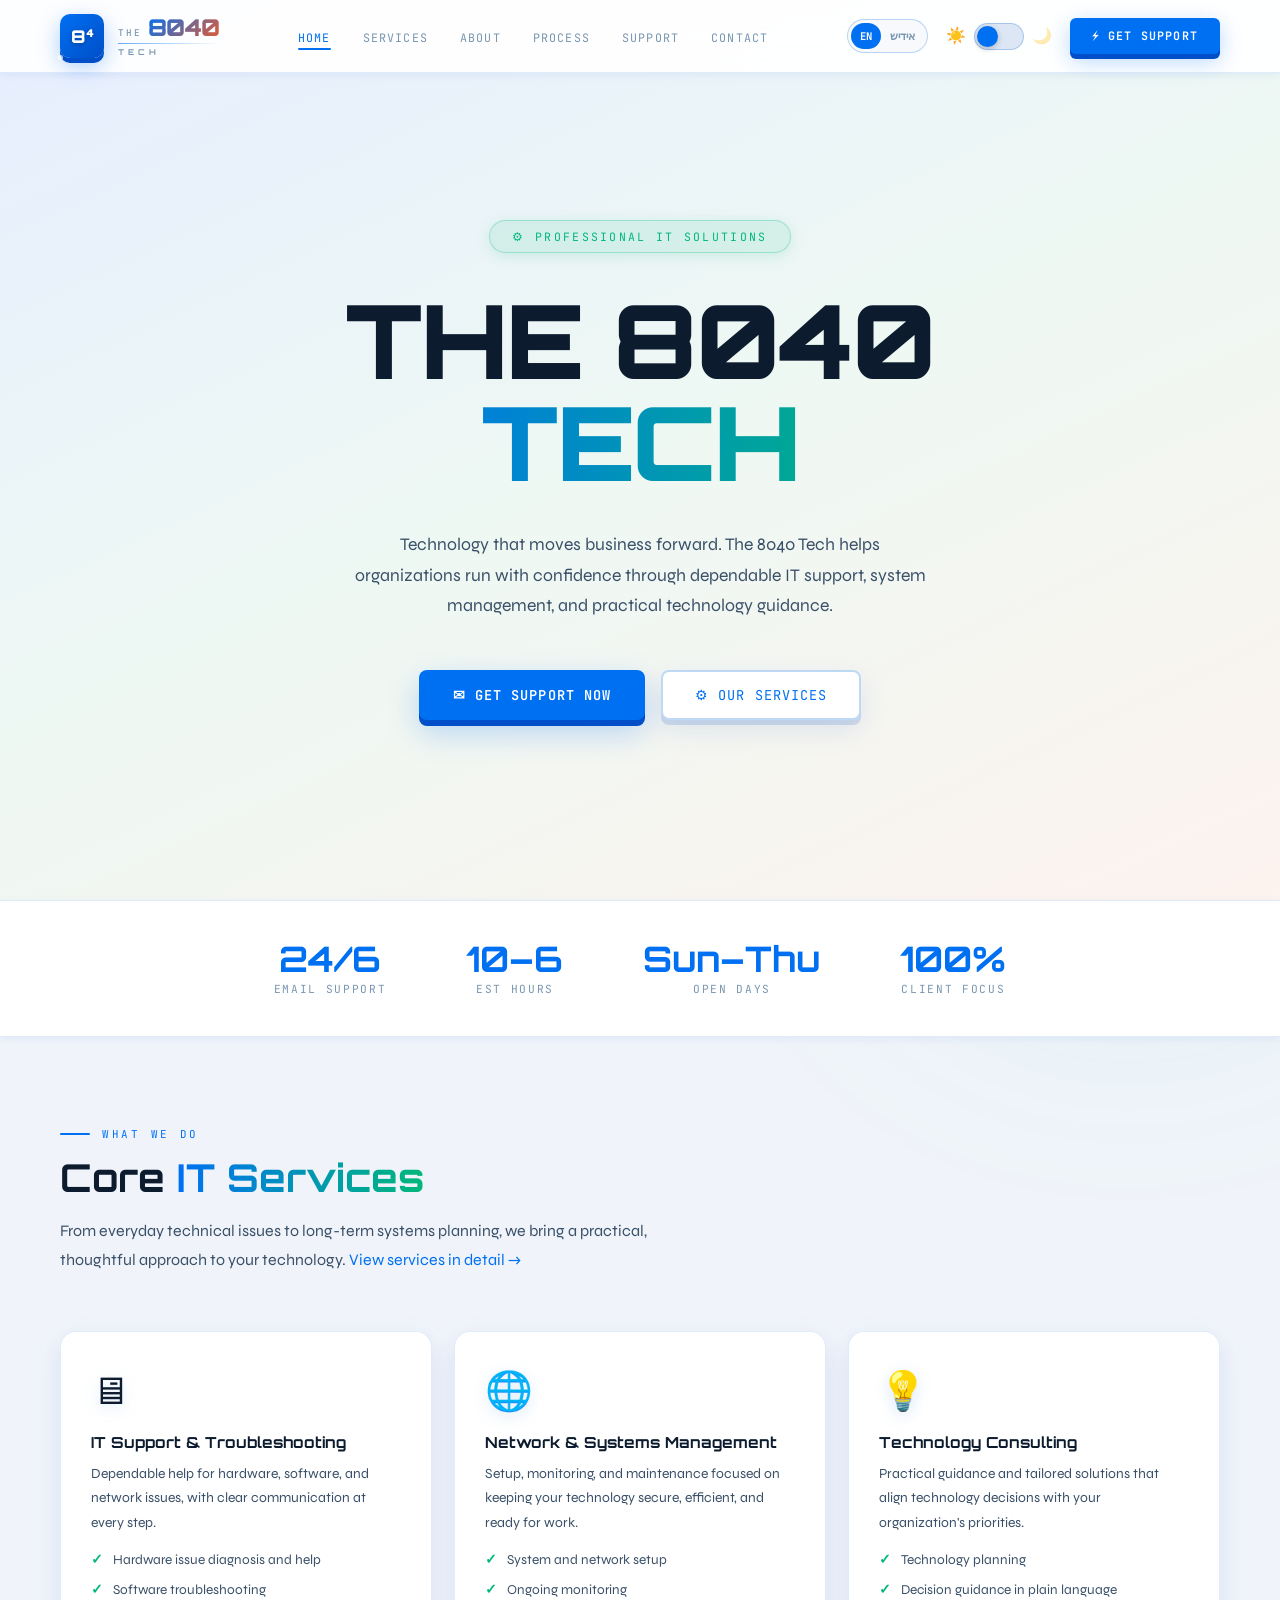
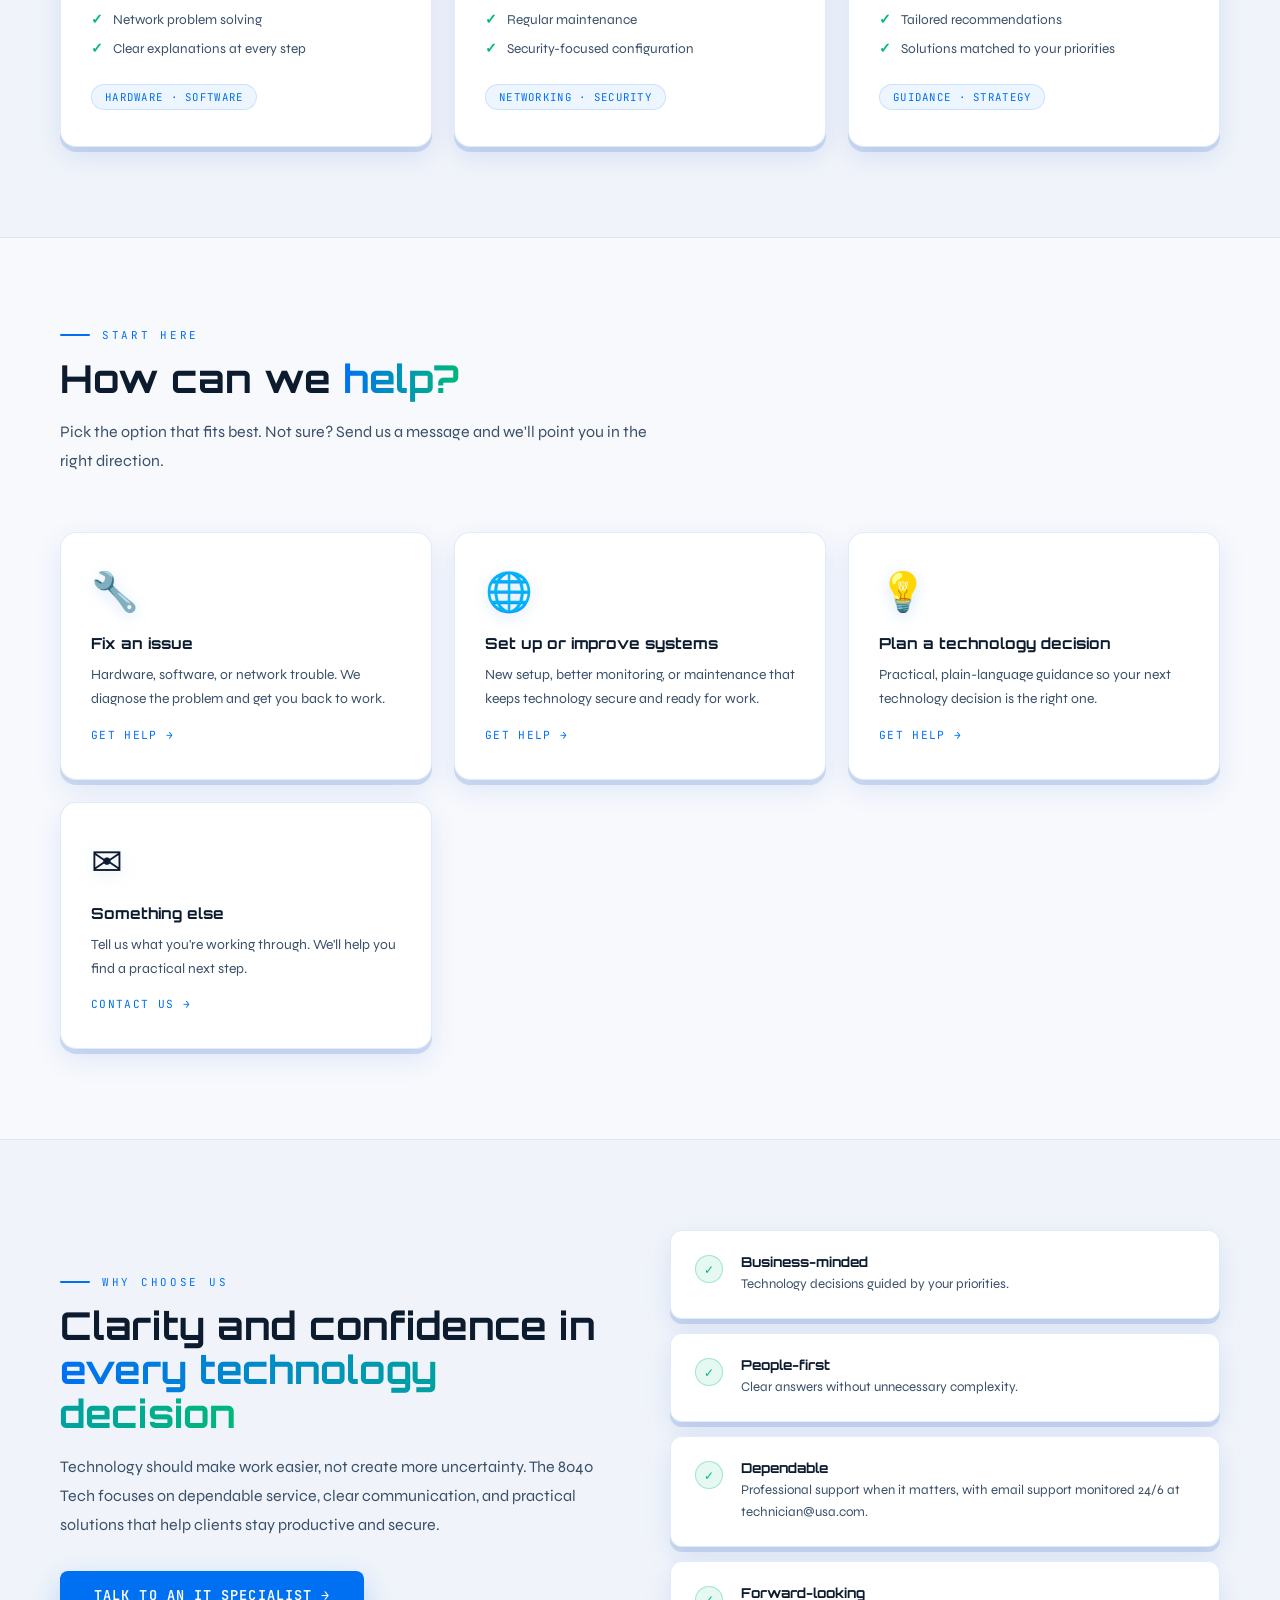
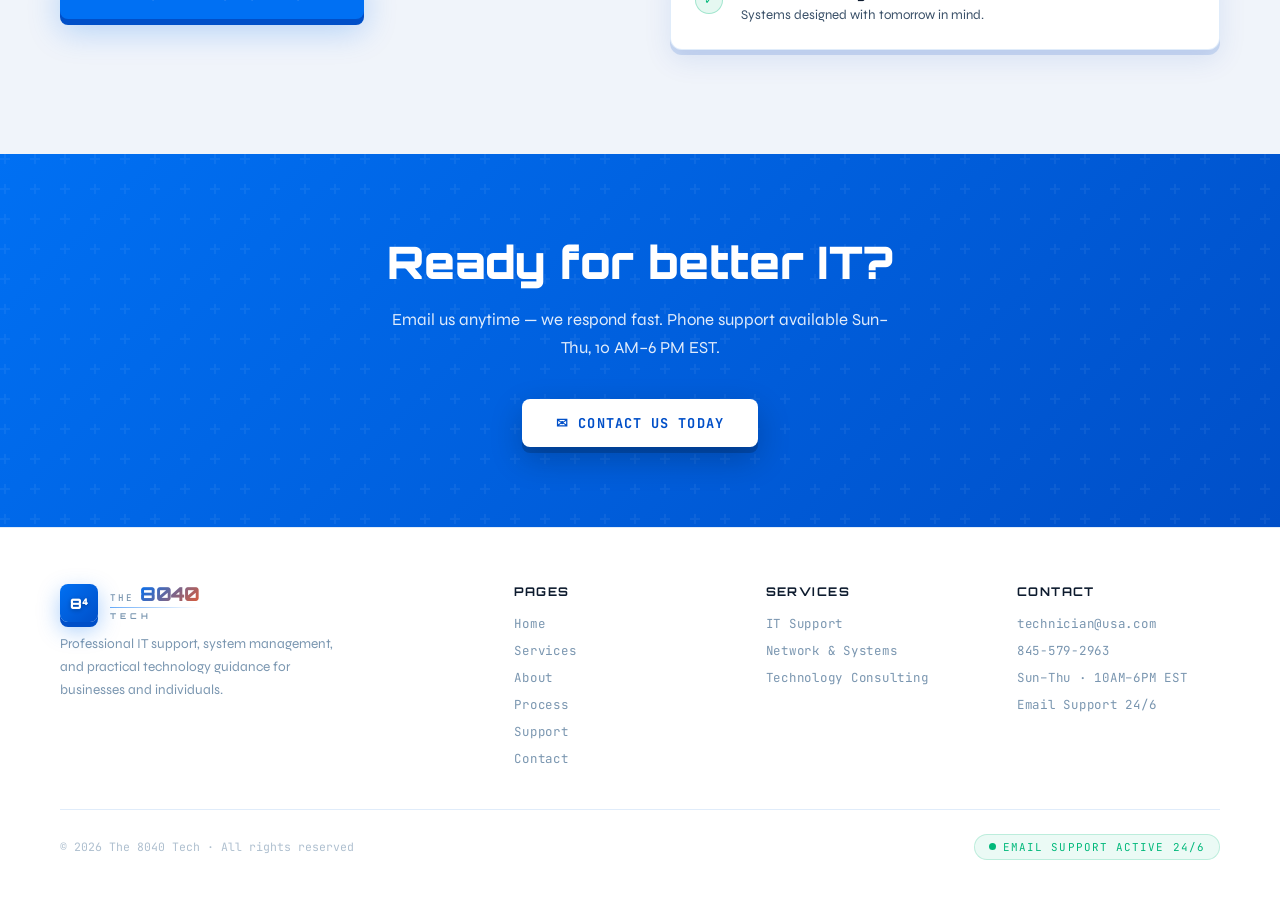
<file: index.html>
<!DOCTYPE html>
<html lang="en" data-theme="light">
<head>
<meta charset="UTF-8"><meta name="viewport" content="width=device-width, initial-scale=1.0">
<title>The 8040 Tech — IT Solutions & Support</title>
<style>
@import url('https://fonts.googleapis.com/css2?family=Orbitron:wght@400;600;700;900&family=Syne:wght@300;400;500;600&family=JetBrains+Mono:wght@300;400;500&display=swap');

/* ============ LIGHT THEME ============ */
:root {
  --bg:            #f0f4fa;
  --surface:       #ffffff;
  --surface2:      #f7f9fd;
  --border:        rgba(0,100,210,0.12);
  --border2:       rgba(0,100,210,0.25);
  --accent:        #0070f3;
  --accent2:       #004fc8;
  --green:         #00b87a;
  --orange:        #f05a28;
  --purple:        #7c3aed;
  --text:          #0d1b2e;
  --text2:         #3a5068;
  --muted:         #7a96b0;
  --shadow-sm:     0 2px 8px rgba(0,70,190,0.07);
  --shadow-md:     0 8px 32px rgba(0,70,190,0.10);
  --shadow-lg:     0 20px 60px rgba(0,70,190,0.13);
  --shadow-3d:     0 5px 0 rgba(0,70,190,0.15), 0 10px 28px rgba(0,70,190,0.10);
  --card-hover:    0 8px 0 rgba(0,70,190,0.18), 0 20px 48px rgba(0,70,190,0.14);
  --nav-bg:        rgba(255,255,255,0.92);
  --grid-color:    rgba(0,100,210,0.05);
  --canvas-opacity:0.10;
  --orb1:          rgba(0,112,243,0.10);
  --orb2:          rgba(0,184,122,0.08);
  --orb3:          rgba(240,90,40,0.07);
  --hero-bg:       linear-gradient(155deg,#e6eeff 0%,#eef8f3 50%,#fdf3ef 100%);
  --tc-border:     rgba(0,100,210,0.14);
  --toggle-track:  #dde6f5;
  --toggle-knob:   #0070f3;
}

/* ============ DARK THEME ============ */
[data-theme="dark"] {
  --bg:            #050a12;
  --surface:       #0e1c2e;
  --surface2:      #0a1520;
  --border:        rgba(0,229,255,0.12);
  --border2:       rgba(0,229,255,0.28);
  --accent:        #00e5ff;
  --accent2:       #009ab5;
  --green:         #00ff9d;
  --orange:        #ff6b35;
  --purple:        #a78bfa;
  --text:          #e8f4f8;
  --text2:         #b0cdd8;
  --muted:         #7aa3b5;
  --shadow-sm:     0 2px 8px rgba(0,0,0,0.35);
  --shadow-md:     0 8px 32px rgba(0,0,0,0.45);
  --shadow-lg:     0 20px 60px rgba(0,0,0,0.55);
  --shadow-3d:     0 5px 0 rgba(0,229,255,0.14), 0 10px 28px rgba(0,0,0,0.38);
  --card-hover:    0 8px 0 rgba(0,229,255,0.14), 0 20px 48px rgba(0,229,255,0.08);
  --nav-bg:        rgba(5,10,18,0.92);
  --grid-color:    rgba(0,229,255,0.04);
  --canvas-opacity:0.17;
  --orb1:          rgba(0,229,255,0.08);
  --orb2:          rgba(0,255,157,0.06);
  --orb3:          rgba(255,107,53,0.06);
  --hero-bg:       linear-gradient(155deg,#050a12 0%,#071422 50%,#070e14 100%);
  --tc-border:     rgba(0,229,255,0.12);
  --toggle-track:  #0e1c2e;
  --toggle-knob:   #00e5ff;
}

/* ============ BASE ============ */
*, *::before, *::after { box-sizing:border-box; margin:0; padding:0; }
html { scroll-behavior:smooth; scroll-padding-top:90px; }
body {
  font-family:'Syne',sans-serif;
  background:var(--bg); color:var(--text);
  overflow-x:hidden;
  transition:background 0.4s, color 0.4s;
}
body::before {
  content:''; position:fixed; inset:0;
  background-image:
    linear-gradient(var(--grid-color) 1px, transparent 1px),
    linear-gradient(90deg, var(--grid-color) 1px, transparent 1px);
  background-size:60px 60px;
  z-index:0; pointer-events:none;
}
.orb { position:fixed; border-radius:50%; filter:blur(120px); pointer-events:none; z-index:0; animation:drift 18s ease-in-out infinite alternate; transition:background 0.5s; }
.orb1 { width:600px; height:600px; background:var(--orb1); top:-200px; left:-200px; }
.orb2 { width:500px; height:500px; background:var(--orb2); bottom:-100px; right:-100px; animation-delay:-9s; }
.orb3 { width:400px; height:400px; background:var(--orb3); top:40%; left:50%; animation-delay:-4s; }
@keyframes drift { 0%{transform:translate(0,0)scale(1);} 100%{transform:translate(40px,40px)scale(1.08);} }
#techCanvas { position:fixed; inset:0; z-index:0; pointer-events:none; opacity:var(--canvas-opacity); transition:opacity 0.4s; }
section, nav, header, footer, .stats-bar, .full-band, .cta-band { position:relative; z-index:1; }

/* ============ THEME TOGGLE ============ */
.theme-toggle { display:flex; align-items:center; gap:8px; cursor:pointer; user-select:none; }
.toggle-track {
  width:50px; height:27px; background:var(--toggle-track);
  border:1px solid var(--border2); border-radius:100px; position:relative;
  cursor:pointer; transition:background 0.3s, border-color 0.3s;
}
.toggle-knob {
  width:21px; height:21px; background:var(--toggle-knob);
  border-radius:50%; position:absolute; top:2px; left:2px;
  transition:transform 0.35s cubic-bezier(.34,1.56,.64,1), background 0.3s;
  box-shadow:0 2px 6px rgba(0,0,0,0.22);
}
[data-theme="dark"] .toggle-knob { transform:translateX(23px); }
.t-icon { font-size:1rem; line-height:1; transition:opacity 0.3s; }
[data-theme="dark"] .t-icon.sun  { opacity:0.35; }
[data-theme="light"] .t-icon.moon { opacity:0.35; }

/* ============ NAV ============ */
nav {
  position:fixed; top:0; left:0; right:0;
  display:flex; align-items:center; justify-content:space-between;
  padding:14px 60px;
  background:var(--nav-bg); backdrop-filter:blur(20px);
  border-bottom:1px solid var(--border);
  z-index:100; box-shadow:var(--shadow-sm);
  transition:background 0.4s, border-color 0.4s, box-shadow 0.4s;
}
.nav-logo { text-decoration:none; display:flex; align-items:center; gap:14px; }
.nav-logo:hover .logo-icon { transform:scale(1.08) rotate(-4deg); }
.logo-icon { position:relative; width:44px; height:44px; flex-shrink:0; transition:transform 0.35s cubic-bezier(.34,1.56,.64,1); }
.logo-icon-bg {
  position:absolute; inset:0;
  background:linear-gradient(135deg, var(--accent), var(--accent2));
  border-radius:10px;
  box-shadow:0 5px 0 var(--accent2), 0 8px 22px rgba(0,112,243,0.35);
  animation:logo-pulse 3s ease-in-out infinite;
}
@keyframes logo-pulse {
  0%,100% { box-shadow:0 5px 0 var(--accent2), 0 8px 22px rgba(0,112,243,0.3); }
  50%      { box-shadow:0 5px 0 var(--accent2), 0 12px 32px rgba(0,112,243,0.55); }
}
.logo-icon-inner {
  position:absolute; inset:0; display:flex; align-items:center; justify-content:center;
  font-family:'Orbitron',monospace; font-size:1.1rem; font-weight:900;
  color:#fff; text-shadow:0 1px 4px rgba(0,0,0,0.3);
}
.logo-icon::before, .logo-icon::after {
  content:''; position:absolute; width:5px; height:5px; border-radius:50%;
  background:rgba(255,255,255,0.7); animation:dot-blink 2s ease-in-out infinite;
}
.logo-icon::before { top:-2px; right:-2px; }
.logo-icon::after  { bottom:-2px; left:-2px; animation-delay:1s; }
@keyframes dot-blink { 0%,100%{opacity:0.4;transform:scale(1);} 50%{opacity:1;transform:scale(1.4);} }
.logo-text-group { display:flex; flex-direction:column; gap:1px; line-height:1; }
.logo-top-row { display:flex; align-items:baseline; gap:6px; }
.logo-text-the {
  font-family:'JetBrains Mono',monospace; font-size:0.58rem; font-weight:500;
  letter-spacing:0.22em; text-transform:uppercase; color:var(--muted);
}
.logo-number {
  font-family:'Orbitron',monospace; font-size:1.45rem; font-weight:900; letter-spacing:-0.03em;
  background:linear-gradient(135deg, var(--accent) 0%, var(--orange) 60%, var(--accent) 100%);
  background-size:200% auto;
  -webkit-background-clip:text; -webkit-text-fill-color:transparent; background-clip:text;
  animation:shine-text 5s linear infinite;
}
@keyframes shine-text { 0%{background-position:0% center;} 100%{background-position:250% center;} }
.logo-text-tech {
  font-family:'Orbitron',monospace; font-size:0.5rem; font-weight:700;
  letter-spacing:0.5em; text-transform:uppercase; color:var(--muted); margin-top:1px;
}
.logo-divider { width:100%; height:1px; background:linear-gradient(90deg,var(--accent),transparent); margin:2px 0; opacity:0.6; }
.nav-links { display:flex; gap:32px; list-style:none; }
.nav-links a {
  font-family:'JetBrains Mono',monospace; font-size:0.73rem; color:var(--muted);
  text-decoration:none; letter-spacing:0.1em; text-transform:uppercase;
  transition:color 0.2s; position:relative;
}
.nav-links a::after {
  content:''; position:absolute; bottom:-4px; left:0; right:0; height:2px;
  background:var(--accent); border-radius:2px; transform:scaleX(0); transition:transform 0.2s;
}
.nav-links a:hover { color:var(--accent); }
.nav-links a:hover::after, .nav-links a.active::after { transform:scaleX(1); }
.nav-links a.active { color:var(--accent); }
.nav-right { display:flex; align-items:center; gap:18px; }
.nav-cta {
  font-family:'JetBrains Mono',monospace; font-size:0.73rem;
  letter-spacing:0.1em; text-transform:uppercase;
  color:#fff; background:var(--accent);
  padding:10px 22px; border-radius:6px; text-decoration:none; font-weight:600;
  box-shadow:0 5px 0 var(--accent2), 0 7px 22px rgba(0,112,243,0.28);
  transition:all 0.2s; white-space:nowrap;
}
.nav-cta:hover { transform:translateY(-2px); box-shadow:0 7px 0 var(--accent2), 0 12px 30px rgba(0,112,243,0.38); }
.nav-cta:active { transform:translateY(3px); box-shadow:0 2px 0 var(--accent2); }
.nav-burger {
  display:none; background:var(--surface); border:1px solid var(--border2); border-radius:8px;
  width:42px; height:38px; cursor:pointer; color:var(--accent); font-size:1.1rem;
  align-items:center; justify-content:center; box-shadow:var(--shadow-sm);
}

/* ============ HERO ============ */
.hero-full {
  min-height:100vh; display:flex; flex-direction:column; align-items:center; justify-content:center;
  text-align:center; padding:120px 40px 80px; background:var(--hero-bg); transition:background 0.4s;
}
.hero-badge {
  font-family:'JetBrains Mono',monospace; font-size:0.72rem; letter-spacing:0.2em; text-transform:uppercase;
  color:var(--green); background:rgba(0,184,122,0.1); border:1px solid rgba(0,184,122,0.28);
  padding:8px 22px; border-radius:100px; margin-bottom:36px; display:inline-block;
  box-shadow:0 3px 14px rgba(0,184,122,0.15); animation:fadeUp 0.8s ease forwards; opacity:0;
}
@keyframes fadeUp{from{opacity:0;transform:translateY(20px);}to{opacity:1;transform:translateY(0);}}
.hero-title {
  font-family:'Orbitron',monospace; font-size:clamp(3rem,8vw,6.5rem); font-weight:900;
  line-height:1; letter-spacing:-0.02em; margin-bottom:12px;
  animation:fadeUp 0.8s 0.15s ease forwards; opacity:0;
}
.hero-title .line1 { display:block; color:var(--text); }
.hero-title .line2 {
  display:block;
  background:linear-gradient(90deg,var(--accent),var(--green));
  -webkit-background-clip:text; -webkit-text-fill-color:transparent; background-clip:text;
}
.hero-sub {
  font-size:1.1rem; color:var(--text2); max-width:580px; line-height:1.75; margin:24px auto 48px;
  animation:fadeUp 0.8s 0.3s ease forwards; opacity:0;
}
.hero-actions { display:flex; gap:16px; justify-content:center; flex-wrap:wrap; animation:fadeUp 0.8s 0.45s ease forwards; opacity:0; }

/* ============ SECTIONS ============ */
.section-wrap { max-width:1280px; margin:0 auto; padding:90px 60px; }
.section-tag {
  font-family:'JetBrains Mono',monospace; font-size:0.68rem; letter-spacing:0.25em; text-transform:uppercase;
  color:var(--accent); margin-bottom:14px; display:flex; align-items:center; gap:12px;
}
.section-tag::before { content:''; width:30px; height:2px; background:var(--accent); display:inline-block; border-radius:2px; }
.section-title {
  font-family:'Orbitron',monospace; font-size:clamp(1.7rem,3vw,2.6rem);
  font-weight:700; line-height:1.15; margin-bottom:18px; color:var(--text);
}
.section-title span {
  background:linear-gradient(90deg, var(--accent), var(--green));
  -webkit-background-clip:text; -webkit-text-fill-color:transparent; background-clip:text;
}
.section-desc { font-size:1rem; color:var(--text2); max-width:600px; line-height:1.8; }
.full-band {
  background:var(--surface2); border-top:1px solid var(--border); border-bottom:1px solid var(--border);
  transition:background 0.4s;
}

/* ============ BUTTONS ============ */
.btn-primary {
  display:inline-flex; align-items:center; gap:10px;
  font-family:'JetBrains Mono',monospace; font-size:0.85rem; font-weight:600; letter-spacing:0.08em; text-transform:uppercase;
  color:#fff; background:var(--accent); padding:15px 34px; border-radius:8px; text-decoration:none;
  box-shadow:0 6px 0 var(--accent2), 0 12px 32px rgba(0,112,243,0.26);
  transition:all 0.2s; border:none; cursor:pointer;
}
.btn-primary:hover { transform:translateY(-3px); box-shadow:0 9px 0 var(--accent2), 0 18px 42px rgba(0,112,243,0.38); }
.btn-primary:active { transform:translateY(3px); box-shadow:0 3px 0 var(--accent2); }
.btn-secondary {
  display:inline-flex; align-items:center; gap:10px;
  font-family:'JetBrains Mono',monospace; font-size:0.85rem; letter-spacing:0.08em; text-transform:uppercase;
  color:var(--accent); background:var(--surface); padding:14px 32px; border:2px solid var(--border2); border-radius:8px; text-decoration:none;
  box-shadow:var(--shadow-3d); transition:all 0.2s;
}
.btn-secondary:hover { transform:translateY(-3px); box-shadow:var(--card-hover); border-color:var(--accent); }
.btn-white {
  display:inline-flex; align-items:center; gap:10px;
  font-family:'JetBrains Mono',monospace; font-size:0.85rem; font-weight:700; letter-spacing:0.08em; text-transform:uppercase;
  color:var(--accent2); background:#fff; padding:15px 34px; border-radius:8px; text-decoration:none;
  box-shadow:0 6px 0 rgba(0,0,0,0.18), 0 12px 32px rgba(0,0,0,0.22);
  transition:all 0.2s;
}
.btn-white:hover { transform:translateY(-3px); box-shadow:0 9px 0 rgba(0,0,0,0.18), 0 18px 42px rgba(0,0,0,0.28); }
.btn-white:active { transform:translateY(3px); box-shadow:0 3px 0 rgba(0,0,0,0.18); }

/* ============ CARDS ============ */
.services-grid { display:grid; grid-template-columns:repeat(auto-fit,minmax(280px,1fr)); gap:22px; margin-top:56px; }
.card {
  background:var(--surface); border:1px solid var(--border); border-radius:16px;
  padding:36px 30px; position:relative; overflow:hidden;
  box-shadow:var(--shadow-3d);
  transition:transform 0.3s, box-shadow 0.3s, border-color 0.3s, background 0.4s;
}
.card::before {
  content:''; position:absolute; top:0; left:0; right:0; height:3px;
  background:linear-gradient(90deg, var(--accent), var(--green));
  transform:scaleX(0); transition:transform 0.4s; border-radius:3px 3px 0 0;
}
.card:hover { transform:translateY(-7px) scale(1.01); box-shadow:var(--card-hover); border-color:var(--border2); }
.card:hover::before { transform:scaleX(1); }
.card-icon { font-size:2.4rem; margin-bottom:18px; display:block; filter:drop-shadow(0 4px 8px rgba(0,100,210,0.15)); transition:transform 0.3s; }
.card:hover .card-icon { transform:scale(1.12) translateY(-2px); }
.card-title { font-family:'Orbitron',monospace; font-size:0.95rem; font-weight:700; color:var(--text); margin-bottom:10px; }
.card-desc { font-size:0.87rem; color:var(--text2); line-height:1.75; }
.card-tag {
  display:inline-block; margin-top:16px;
  font-family:'JetBrains Mono',monospace; font-size:0.67rem; letter-spacing:0.12em; text-transform:uppercase;
  color:var(--accent); background:rgba(0,112,243,0.07); padding:5px 13px; border-radius:100px;
  border:1px solid rgba(0,112,243,0.15);
}


/* ============ CARD LISTS & OPTIONS ============ */
.card-list { list-style:none; margin-top:14px; }
.card-list li { display:flex; gap:10px; align-items:flex-start; font-size:0.85rem; color:var(--text2); line-height:1.6; margin-bottom:8px; }
.card-list li::before { content:'\2713'; color:var(--green); font-weight:700; flex-shrink:0; }
.option-card { text-decoration:none; color:inherit; display:block; }
.option-go { display:inline-block; margin-top:16px; font-family:'JetBrains Mono',monospace; font-size:0.7rem; letter-spacing:0.12em; text-transform:uppercase; color:var(--accent); }

/* ============ FAQ ============ */
.faq-list { max-width:820px; margin:48px auto 0; }
.faq-item { background:var(--surface); border:1px solid var(--border); border-radius:12px; margin-bottom:12px; box-shadow:var(--shadow-3d); overflow:hidden; transition:border-color 0.3s, background 0.4s; }
.faq-item[open] { border-color:var(--border2); }
.faq-q { cursor:pointer; list-style:none; display:flex; justify-content:space-between; align-items:center; gap:16px; padding:20px 24px; font-family:'Orbitron',monospace; font-size:0.88rem; font-weight:700; color:var(--text); }
.faq-q::-webkit-details-marker { display:none; }
.faq-q::after { content:'+'; font-family:'JetBrains Mono',monospace; font-size:1.1rem; color:var(--accent); transition:transform 0.25s; flex-shrink:0; }
.faq-item[open] .faq-q::after { transform:rotate(45deg); }
.faq-a { padding:0 24px 20px; font-size:0.9rem; color:var(--text2); line-height:1.75; }
.faq-a a { color:var(--accent); text-decoration:none; }

/* ============ STATS BAR ============ */
.stats-bar {
  background:var(--surface); border-top:1px solid var(--border); border-bottom:1px solid var(--border);
  padding:40px 60px; display:flex; justify-content:center; gap:80px; flex-wrap:wrap;
  box-shadow:var(--shadow-sm); transition:background 0.4s, border-color 0.4s;
}
.stat { text-align:center; }
.stat-num {
  font-family:'Orbitron',monospace; font-size:2.2rem; font-weight:700; display:block; line-height:1;
  color:var(--accent);
}
.stat-label { font-family:'JetBrains Mono',monospace; font-size:0.7rem; letter-spacing:0.15em; text-transform:uppercase; color:var(--muted); margin-top:6px; display:block; }

/* ============ WHY ITEMS ============ */
.why-grid { display:grid; grid-template-columns:1fr 1fr; gap:60px; align-items:center; }
.why-item {
  display:flex; align-items:flex-start; gap:18px; padding:22px 24px;
  background:var(--surface); border:1px solid var(--border); border-radius:12px;
  box-shadow:var(--shadow-3d); transition:all 0.3s; margin-bottom:14px;
}
.why-item:hover { border-color:var(--border2); transform:translateX(6px); box-shadow:var(--card-hover); }
.why-check {
  flex-shrink:0; width:28px; height:28px; background:rgba(0,184,122,0.1);
  border:1px solid rgba(0,184,122,0.3); border-radius:50%;
  display:flex; align-items:center; justify-content:center; font-size:0.78rem; color:var(--green); margin-top:2px;
}
.why-item-title { font-family:'Orbitron',monospace; font-size:0.85rem; font-weight:700; margin-bottom:4px; color:var(--text); }
.why-item-desc { font-size:0.83rem; color:var(--text2); line-height:1.65; }

/* ============ PROCESS ============ */
.process-grid { display:grid; grid-template-columns:repeat(4,1fr); gap:0; margin-top:56px; position:relative; }
.process-grid::before {
  content:''; position:absolute; top:36px; left:12.5%; right:12.5%; height:2px;
  background:linear-gradient(90deg,transparent,var(--accent),var(--accent),transparent); opacity:0.2;
}
.step { text-align:center; padding:0 20px; }
.step-num {
  width:72px; height:72px; border:2px solid var(--border2); border-radius:50%;
  display:flex; align-items:center; justify-content:center; margin:0 auto 24px;
  background:var(--surface); box-shadow:0 6px 0 var(--border), 0 10px 22px rgba(0,100,210,0.08);
  transition:all 0.3s;
}
.step:hover .step-num { border-color:var(--accent); box-shadow:0 7px 0 var(--accent2), 0 14px 32px rgba(0,100,210,0.25); transform:translateY(-5px); }
.step-num-inner {
  font-family:'Orbitron',monospace; font-size:1.1rem; font-weight:700; color:var(--accent);
}
.step-title { font-family:'Orbitron',monospace; font-size:0.88rem; font-weight:700; margin-bottom:8px; color:var(--text); }
.step-desc { font-size:0.83rem; color:var(--text2); line-height:1.7; }

/* ============ CTA BAND ============ */
.cta-band {
  background:linear-gradient(135deg, var(--accent) 0%, var(--accent2) 100%);
  padding:80px 60px; text-align:center; position:relative; overflow:hidden;
}
.cta-band::before { content:''; position:absolute; inset:0; background:url("data:image/svg+xml,%3Csvg width='60' height='60' viewBox='0 0 60 60' xmlns='http://www.w3.org/2000/svg'%3E%3Cg fill='none' fill-rule='evenodd'%3E%3Cg fill='%23ffffff' fill-opacity='0.05'%3E%3Cpath d='M36 34v-4h-2v4h-4v2h4v4h2v-4h4v-2h-4zm0-30V0h-2v4h-4v2h4v4h2V6h4V4h-4zM6 34v-4H4v4H0v2h4v4h2v-4h4v-2H6zM6 4V0H4v4H0v2h4v4h2V6h4V4H6z'/%3E%3C/g%3E%3C/g%3E%3C/svg%3E"); }
.cta-band h2 { font-family:'Orbitron',monospace; font-size:clamp(1.8rem,3.5vw,2.8rem); font-weight:900; color:#fff; margin-bottom:16px; position:relative; }
.cta-band p { font-size:1.05rem; color:rgba(255,255,255,0.88); max-width:520px; margin:0 auto 36px; line-height:1.7; position:relative; }
.cta-band .btn-white { position:relative; }

/* ============ CONTACT ============ */
.contact-grid { display:grid; grid-template-columns:1fr 1.15fr; gap:48px; margin-top:56px; align-items:start; }
.contact-info-col { display:flex; flex-direction:column; gap:14px; }
.info-card {
  display:flex; align-items:center; gap:18px; padding:20px 24px;
  background:var(--surface); border:1px solid var(--border); border-radius:12px;
  transition:all 0.3s; text-decoration:none; color:inherit; box-shadow:var(--shadow-3d);
}
.info-card:hover { border-color:var(--border2); transform:translateX(6px); box-shadow:var(--card-hover); }
.info-icon {
  width:48px; height:48px; background:rgba(0,112,243,0.07); border:1px solid rgba(0,112,243,0.14);
  border-radius:10px; display:flex; align-items:center; justify-content:center;
  font-size:1.3rem; flex-shrink:0; box-shadow:0 3px 0 rgba(0,112,243,0.12);
}
.info-label { font-family:'JetBrains Mono',monospace; font-size:0.67rem; letter-spacing:0.15em; text-transform:uppercase; color:var(--muted); margin-bottom:3px; }
.info-value { font-family:'Orbitron',monospace; font-size:0.88rem; font-weight:600; color:var(--text); }
.info-card.primary { border-color:rgba(0,112,243,0.24); }
.info-card.primary .info-icon { background:rgba(0,112,243,0.10); border-color:rgba(0,112,243,0.24); }
.info-card.primary .info-value { color:var(--accent); }
.hours-badge {
  display:inline-flex; align-items:center; gap:8px;
  font-family:'JetBrains Mono',monospace; font-size:0.7rem; letter-spacing:0.12em; text-transform:uppercase;
  color:var(--green); background:rgba(0,184,122,0.08); border:1px solid rgba(0,184,122,0.22);
  padding:8px 16px; border-radius:100px; margin-top:6px;
}
.contact-form-card {
  background:var(--surface); border:1px solid var(--border); border-radius:16px;
  padding:36px 32px; box-shadow:var(--shadow-lg); transition:background 0.4s, border-color 0.4s;
}
.contact-form-card form { display:flex; flex-direction:column; gap:16px; }
.form-group { display:flex; flex-direction:column; gap:7px; }
.form-label { font-family:'JetBrains Mono',monospace; font-size:0.72rem; letter-spacing:0.12em; text-transform:uppercase; color:var(--muted); }
.form-input, .form-textarea {
  background:var(--surface); border:1.5px solid var(--border); border-radius:8px;
  padding:13px 16px; font-family:'Syne',sans-serif; font-size:0.92rem; color:var(--text);
  outline:none; width:100%; box-shadow:var(--shadow-sm);
  transition:border-color 0.2s, box-shadow 0.2s, background 0.4s;
}
.form-input:focus, .form-textarea:focus { border-color:var(--accent); box-shadow:0 0 0 3px rgba(0,112,243,0.1), 0 4px 0 rgba(0,112,243,0.12); }
.form-textarea { resize:vertical; min-height:130px; }
.btn-send {
  display:flex; align-items:center; justify-content:center; gap:10px;
  font-family:'JetBrains Mono',monospace; font-size:0.85rem; font-weight:600; letter-spacing:0.1em; text-transform:uppercase;
  color:#fff; background:var(--accent); border:none; padding:18px; border-radius:8px; cursor:pointer;
  box-shadow:0 6px 0 var(--accent2), 0 10px 30px rgba(0,112,243,0.25); transition:all 0.2s;
}
.btn-send:hover { transform:translateY(-3px); box-shadow:0 9px 0 var(--accent2), 0 16px 40px rgba(0,112,243,0.35); }
.btn-send:active { transform:translateY(3px); box-shadow:0 3px 0 var(--accent2); }
.form-note { font-family:'JetBrains Mono',monospace; font-size:0.68rem; color:var(--muted); text-align:center; letter-spacing:0.04em; }

/* ============ FOOTER ============ */
footer { background:var(--surface); border-top:1px solid var(--border); padding:56px 60px; transition:background 0.4s, border-color 0.4s; }
.footer-inner { max-width:1280px; margin:0 auto; display:grid; grid-template-columns:2fr 1fr 1fr 1fr; gap:48px; }
.footer-logo-wrap { display:flex; align-items:center; gap:12px; margin-bottom:10px; }
.footer-logo-icon { position:relative; width:38px; height:38px; flex-shrink:0; }
.footer-logo-icon .logo-icon-bg { border-radius:8px; }
.footer-logo-icon .logo-icon-inner { font-size:0.9rem; }
.footer-desc { font-size:0.85rem; color:var(--muted); line-height:1.7; max-width:280px; margin-top:8px; }
.footer-col-title { font-family:'Orbitron',monospace; font-size:0.75rem; font-weight:700; letter-spacing:0.12em; text-transform:uppercase; color:var(--text); margin-bottom:16px; }
.footer-col a { display:block; font-family:'JetBrains Mono',monospace; font-size:0.78rem; color:var(--muted); text-decoration:none; margin-bottom:10px; letter-spacing:0.06em; transition:color 0.2s; }
.footer-col a:hover { color:var(--accent); }
.footer-bottom {
  max-width:1280px; margin:32px auto 0; padding-top:24px;
  border-top:1px solid var(--border);
  display:flex; justify-content:space-between; align-items:center; flex-wrap:wrap; gap:16px;
}
.footer-copy { font-family:'JetBrains Mono',monospace; font-size:0.72rem; color:var(--muted); opacity:0.6; }
.footer-badge {
  font-family:'JetBrains Mono',monospace; font-size:0.68rem; letter-spacing:0.1em; text-transform:uppercase;
  color:var(--green); background:rgba(0,184,122,0.08); border:1px solid rgba(0,184,122,0.2);
  padding:5px 14px; border-radius:100px; display:flex; align-items:center; gap:7px;
}
.pulse-dot { width:7px; height:7px; border-radius:50%; background:var(--green); animation:pg 1.5s ease-in-out infinite; }
@keyframes pg { 0%,100%{opacity:1;box-shadow:0 0 0 0 rgba(0,184,122,0.45);} 50%{opacity:0.7;box-shadow:0 0 0 6px rgba(0,184,122,0);} }

/* ============ REVEAL / SCROLLBAR ============ */
.reveal { opacity:0; transform:translateY(28px); transition:opacity 0.7s ease, transform 0.7s ease; }
.reveal.visible { opacity:1; transform:translateY(0); }
::-webkit-scrollbar { width:6px; }
::-webkit-scrollbar-track { background:var(--bg); }
::-webkit-scrollbar-thumb { background:rgba(0,112,243,0.22); border-radius:3px; }
::-webkit-scrollbar-thumb:hover { background:rgba(0,112,243,0.42); }

/* ============ RESPONSIVE ============ */
@media(max-width:1024px) {
  .footer-inner { grid-template-columns:1fr 1fr; }
}
@media(max-width:900px) {
  nav { padding:14px 20px; }
  .nav-burger { display:flex; }
  .nav-links {
    display:none; position:absolute; top:100%; left:0; right:0;
    flex-direction:column; gap:0; background:var(--surface);
    border-bottom:1px solid var(--border); box-shadow:var(--shadow-md); padding:8px 0;
  }
  .nav-links.open { display:flex; }
  .nav-links li { width:100%; }
  .nav-links a { display:block; padding:14px 24px; }
  .nav-links a::after { display:none; }
  .section-wrap { padding:60px 20px; }
  .stats-bar { padding:36px 20px; gap:36px; }
  .process-grid { grid-template-columns:1fr 1fr; gap:32px 0; }
  .process-grid::before { display:none; }
  .why-grid { grid-template-columns:1fr; gap:36px; }
  .contact-grid { grid-template-columns:1fr; gap:36px; }
  .cta-band { padding:60px 24px; }
  footer { padding:40px 20px; }
  .footer-inner { grid-template-columns:1fr 1fr; gap:32px; }
  .hero-full { padding:110px 20px 60px; }
}
@media(max-width:600px) {
  .process-grid { grid-template-columns:1fr; }
  .footer-inner { grid-template-columns:1fr; }
  .footer-bottom { flex-direction:column; text-align:center; }
  nav { padding:12px 16px; }
  .nav-right { gap:10px; }
  .nav-cta { display:none; }
}

/* ============ PAGE HERO ============ */
.page-hero {
  padding:160px 60px 80px;
  background:var(--hero-bg); text-align:center;
  border-bottom:1px solid var(--border);
  transition:background 0.4s;
}
.page-hero-tag {
  font-family:'JetBrains Mono',monospace; font-size:0.7rem; letter-spacing:0.22em; text-transform:uppercase;
  color:var(--green); background:rgba(0,184,122,0.1); border:1px solid rgba(0,184,122,0.25);
  padding:7px 18px; border-radius:100px; display:inline-block; margin-bottom:24px;
}
.page-hero-title {
  font-family:'Orbitron',monospace;
  font-size:clamp(2.2rem,5vw,4rem); font-weight:900; line-height:1.1;
  color:var(--text); margin-bottom:16px;
}
.page-hero-title span {
  background:linear-gradient(90deg, var(--accent), var(--green));
  -webkit-background-clip:text; -webkit-text-fill-color:transparent; background-clip:text;
}
.page-hero-sub { font-size:1.05rem; color:var(--text2); max-width:560px; margin:0 auto; line-height:1.75; }
@media(max-width:900px){ .page-hero { padding:130px 24px 60px; } }
</style>
<link rel="stylesheet" href="lang.css">
</head>
<body>
<div class="orb orb1"></div><div class="orb orb2"></div><div class="orb orb3"></div>
<canvas id="techCanvas"></canvas>

<nav>
  <a href="index.html" class="nav-logo">
    <div class="logo-icon"><div class="logo-icon-bg"></div><div class="logo-icon-inner">8⁴</div></div>
    <div class="logo-text-group">
      <div class="logo-top-row"><span class="logo-text-the">The</span><span class="logo-number">8040</span></div>
      <div class="logo-divider"></div><span class="logo-text-tech">Tech</span>
    </div>
  </a>
  <ul class="nav-links" id="navLinks">
    <li><a href="index.html" class="active">Home</a></li>
    <li><a href="services.html">Services</a></li>
    <li><a href="about.html">About</a></li>
    <li><a href="process.html">Process</a></li>
    <li><a href="support.html">Support</a></li>
    <li><a href="contact.html">Contact</a></li>
  </ul>
  <div class="nav-right"><div class="lang-switch" role="group" aria-label="Language"><button type="button" class="lang-btn active" data-lang="en">EN</button><button type="button" class="lang-btn" data-lang="yi">אידיש</button></div>
    <label class="theme-toggle" aria-label="Toggle dark mode"><span class="t-icon sun">☀️</span><div class="toggle-track" id="toggleTrack"><div class="toggle-knob"></div></div><span class="t-icon moon">🌙</span></label>
    <a href="contact.html" class="nav-cta">⚡ Get Support</a>
    <button class="nav-burger" id="navBurger" aria-label="Menu">☰</button>
  </div>
</nav>

<header class="hero-full" id="top">
  <div class="hero-badge">⚙ Professional IT Solutions</div>
  <h1 class="hero-title"><span class="line1">THE 8040</span><span class="line2">TECH</span></h1>
  <p class="hero-sub">Technology that moves business forward. The 8040 Tech helps organizations run with confidence through dependable IT support, system management, and practical technology guidance.</p>
  <div class="hero-actions">
    <a href="contact.html" class="btn-primary">✉ Get Support Now</a>
    <a href="services.html" class="btn-secondary">⚙ Our Services</a>
  </div>
</header>

<div class="stats-bar">
  <div class="stat"><span class="stat-num">24/6</span><span class="stat-label">Email Support</span></div>
  <div class="stat"><span class="stat-num">10–6</span><span class="stat-label">EST Hours</span></div>
  <div class="stat"><span class="stat-num">Sun–Thu</span><span class="stat-label">Open Days</span></div>
  <div class="stat"><span class="stat-num">100%</span><span class="stat-label">Client Focus</span></div>
</div>

<section>
  <div class="section-wrap">
    <div class="reveal">
      <div class="section-tag">What We Do</div>
      <h2 class="section-title">Core <span>IT Services</span></h2>
      <p class="section-desc">From everyday technical issues to long-term systems planning, we bring a practical, thoughtful approach to your technology. <a href="services.html" style="color:var(--accent);text-decoration:none;">View services in detail →</a></p>
    </div>
    <div class="services-grid reveal">
      <div class="card"><span class="card-icon">🖥</span><div class="card-title">IT Support & Troubleshooting</div><p class="card-desc">Dependable help for hardware, software, and network issues, with clear communication at every step.</p><ul class="card-list"><li>Hardware issue diagnosis and help</li><li>Software troubleshooting</li><li>Network problem solving</li><li>Clear explanations at every step</li></ul><span class="card-tag">Hardware · Software</span></div>
      <div class="card"><span class="card-icon">🌐</span><div class="card-title">Network & Systems Management</div><p class="card-desc">Setup, monitoring, and maintenance focused on keeping your technology secure, efficient, and ready for work.</p><ul class="card-list"><li>System and network setup</li><li>Ongoing monitoring</li><li>Regular maintenance</li><li>Security-focused configuration</li></ul><span class="card-tag">Networking · Security</span></div>
      <div class="card"><span class="card-icon">💡</span><div class="card-title">Technology Consulting</div><p class="card-desc">Practical guidance and tailored solutions that align technology decisions with your organization's priorities.</p><ul class="card-list"><li>Technology planning</li><li>Decision guidance in plain language</li><li>Tailored recommendations</li><li>Solutions matched to your priorities</li></ul><span class="card-tag">Guidance · Strategy</span></div>
    </div>
  </div>
</section>

<div class="full-band">
  <div class="section-wrap">
    <div class="reveal">
      <div class="section-tag">Start Here</div>
      <h2 class="section-title">How can we <span>help?</span></h2>
      <p class="section-desc">Pick the option that fits best. Not sure? Send us a message and we'll point you in the right direction.</p>
    </div>
    <div class="services-grid reveal">
      <a class="card option-card" href="contact.html"><span class="card-icon">🔧</span><div class="card-title">Fix an issue</div><p class="card-desc">Hardware, software, or network trouble. We diagnose the problem and get you back to work.</p><span class="option-go">Get help →</span></a>
      <a class="card option-card" href="contact.html"><span class="card-icon">🌐</span><div class="card-title">Set up or improve systems</div><p class="card-desc">New setup, better monitoring, or maintenance that keeps technology secure and ready for work.</p><span class="option-go">Get help →</span></a>
      <a class="card option-card" href="contact.html"><span class="card-icon">💡</span><div class="card-title">Plan a technology decision</div><p class="card-desc">Practical, plain-language guidance so your next technology decision is the right one.</p><span class="option-go">Get help →</span></a>
      <a class="card option-card" href="contact.html"><span class="card-icon">✉</span><div class="card-title">Something else</div><p class="card-desc">Tell us what you're working through. We'll help you find a practical next step.</p><span class="option-go">Contact us →</span></a>
    </div>
  </div>
</div>

<section>
  <div class="section-wrap">
    <div class="why-grid reveal">
      <div>
        <div class="section-tag">Why Choose Us</div>
        <h2 class="section-title">Clarity and confidence in <span>every technology decision</span></h2>
        <p class="section-desc" style="margin-bottom:32px;">Technology should make work easier, not create more uncertainty. The 8040 Tech focuses on dependable service, clear communication, and practical solutions that help clients stay productive and secure.</p>
        <a href="contact.html" class="btn-primary">Talk to an IT specialist →</a>
      </div>
      <div>
        <div class="why-item reveal"><div class="why-check">✓</div><div><div class="why-item-title">Business-minded</div><p class="why-item-desc">Technology decisions guided by your priorities.</p></div></div>
        <div class="why-item reveal"><div class="why-check">✓</div><div><div class="why-item-title">People-first</div><p class="why-item-desc">Clear answers without unnecessary complexity.</p></div></div>
        <div class="why-item reveal"><div class="why-check">✓</div><div><div class="why-item-title">Dependable</div><p class="why-item-desc">Professional support when it matters, with email support monitored 24/6 at technician@usa.com.</p></div></div>
        <div class="why-item reveal"><div class="why-check">✓</div><div><div class="why-item-title">Forward-looking</div><p class="why-item-desc">Systems designed with tomorrow in mind.</p></div></div>
      </div>
    </div>
  </div>
</section>

<div class="cta-band">
  <h2>Ready for better IT?</h2>
  <p>Email us anytime — we respond fast. Phone support available Sun–Thu, 10 AM–6 PM EST.</p>
  <a href="contact.html" class="btn-white">✉ Contact Us Today</a>
</div>

<footer>
  <div class="footer-inner">
    <div>
      <div class="footer-logo-wrap">
        <div class="footer-logo-icon"><div class="logo-icon-bg"></div><div class="logo-icon-inner">8⁴</div></div>
        <div class="logo-text-group">
          <div class="logo-top-row"><span class="logo-text-the">The</span><span class="logo-number" style="font-size:1.2rem;">8040</span></div>
          <div class="logo-divider"></div><span class="logo-text-tech">Tech</span>
        </div>
      </div>
      <p class="footer-desc">Professional IT support, system management, and practical technology guidance for businesses and individuals.</p>
    </div>
    <div class="footer-col">
      <div class="footer-col-title">Pages</div>
      <a href="index.html">Home</a><a href="services.html">Services</a>
      <a href="about.html">About</a><a href="process.html">Process</a><a href="support.html">Support</a><a href="contact.html">Contact</a>
    </div>
    <div class="footer-col">
      <div class="footer-col-title">Services</div>
      <a href="services.html">IT Support</a><a href="services.html">Network & Systems</a>
      <a href="services.html">Technology Consulting</a>
    </div>
    <div class="footer-col">
      <div class="footer-col-title">Contact</div>
      <a href="mailto:technician@usa.com">technician@usa.com</a>
      <a href="tel:8455792963">845-579-2963</a>
      <a href="contact.html">Sun–Thu · 10AM–6PM EST</a>
      <a href="contact.html">Email Support 24/6</a>
    </div>
  </div>
  <div class="footer-bottom">
    <span class="footer-copy">© 2026 The 8040 Tech · All rights reserved</span>
    <div class="footer-badge"><div class="pulse-dot"></div>Email Support Active 24/6</div>
  </div>
</footer>
<script>
/* Theme */
function initTheme(){const s=localStorage.getItem('8040-theme');if(s)document.documentElement.setAttribute('data-theme',s);}
function toggleTheme(){const h=document.documentElement;const d=h.getAttribute('data-theme')==='dark';h.setAttribute('data-theme',d?'light':'dark');localStorage.setItem('8040-theme',d?'light':'dark');}
initTheme();
document.addEventListener('DOMContentLoaded',()=>{
  const track=document.getElementById('toggleTrack');
  if(track)track.addEventListener('click',toggleTheme);

  /* Mobile menu */
  const burger=document.getElementById('navBurger');
  const links=document.getElementById('navLinks');
  if(burger&&links){
    burger.addEventListener('click',()=>links.classList.toggle('open'));
    links.querySelectorAll('a').forEach(a=>a.addEventListener('click',()=>links.classList.remove('open')));
  }

  /* Scroll reveal */
  const reveals=document.querySelectorAll('.reveal');
  const obs=new IntersectionObserver(entries=>{
    entries.forEach(e=>{if(e.isIntersecting){e.target.classList.add('visible');obs.unobserve(e.target);}});
  },{threshold:0.1});
  reveals.forEach(r=>obs.observe(r));

  /* Canvas */
  const canvas=document.getElementById('techCanvas');
  if(!canvas)return;
  const ctx=canvas.getContext('2d');
  function resize(){canvas.width=innerWidth;canvas.height=innerHeight;}
  resize();
  window.addEventListener('resize',()=>{resize();initP();});
  const SYM=['⌘','⌥','⇧','⌃','⎋','⏎','⌨','🖥','💻','📡','🔌','💡','📶','⚙','🔧','💾','🖱','🛡','🔐','🔑','</>','{ }','//','&&','||','git','ssh','TCP','DNS','SSL','API','VPN'];
  let P=[];
  function initP(){
    P=[];
    const n=Math.floor((canvas.width*canvas.height)/22000);
    for(let i=0;i<n;i++)P.push({
      x:Math.random()*canvas.width,y:Math.random()*canvas.height,
      s:SYM[Math.floor(Math.random()*SYM.length)],
      sz:10+Math.random()*14,sp:0.15+Math.random()*0.3,
      op:0.06+Math.random()*0.15,dr:(Math.random()-0.5)*0.3
    });
  }
  initP();
  function draw(){
    ctx.clearRect(0,0,canvas.width,canvas.height);
    const dark=document.documentElement.getAttribute('data-theme')==='dark';
    ctx.fillStyle=dark?'#00e5ff':'#0060cc';
    P.forEach(p=>{
      ctx.save();ctx.globalAlpha=p.op;
      ctx.font=p.sz+'px JetBrains Mono,monospace';
      ctx.fillText(p.s,p.x,p.y);ctx.restore();
      p.y-=p.sp;p.x+=p.dr;
      if(p.y<-30){p.y=canvas.height+30;p.x=Math.random()*canvas.width;}
      if(p.x<-40)p.x=canvas.width+10;
      if(p.x>canvas.width+40)p.x=-10;
    });
    requestAnimationFrame(draw);
  }
  draw();
});

/* Contact form -> mailto */
document.addEventListener('DOMContentLoaded',()=>{
  const form=document.getElementById('contactForm');
  if(!form)return;
  form.addEventListener('submit',e=>{
    e.preventDefault();
    const name=form.querySelector('[name="name"]').value||'';
    const email=form.querySelector('[name="email"]').value||'';
    const msg=form.querySelector('[name="message"]').value||'';
    const sub=encodeURIComponent('[8040 Tech Support] New Request — '+name);
    const body=encodeURIComponent('Name: '+name+'\nEmail: '+email+'\n\nMessage:\n'+msg);
    window.location.href='mailto:technician@usa.com?subject='+sub+'&body='+body;
  });
});
</script>
<script src="lang.js?v=2"></script>
</body>
</html>
</file>
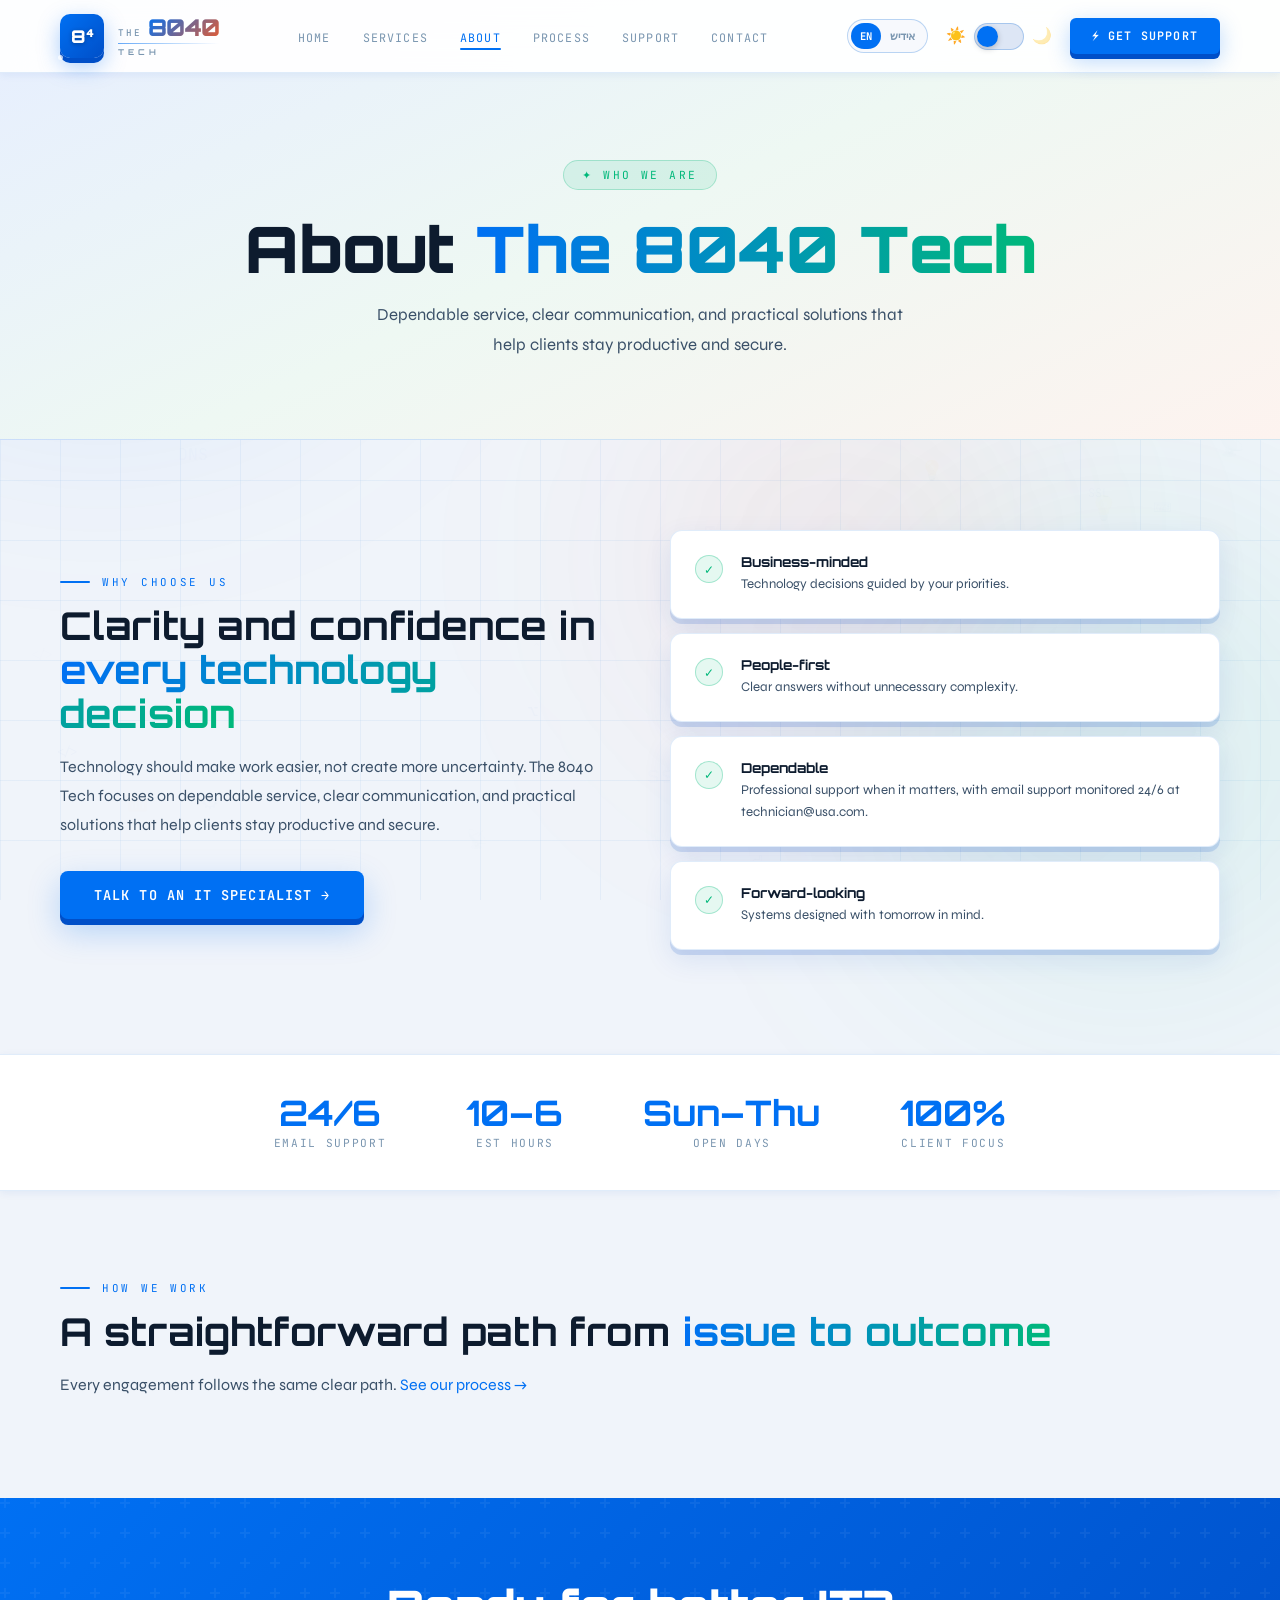
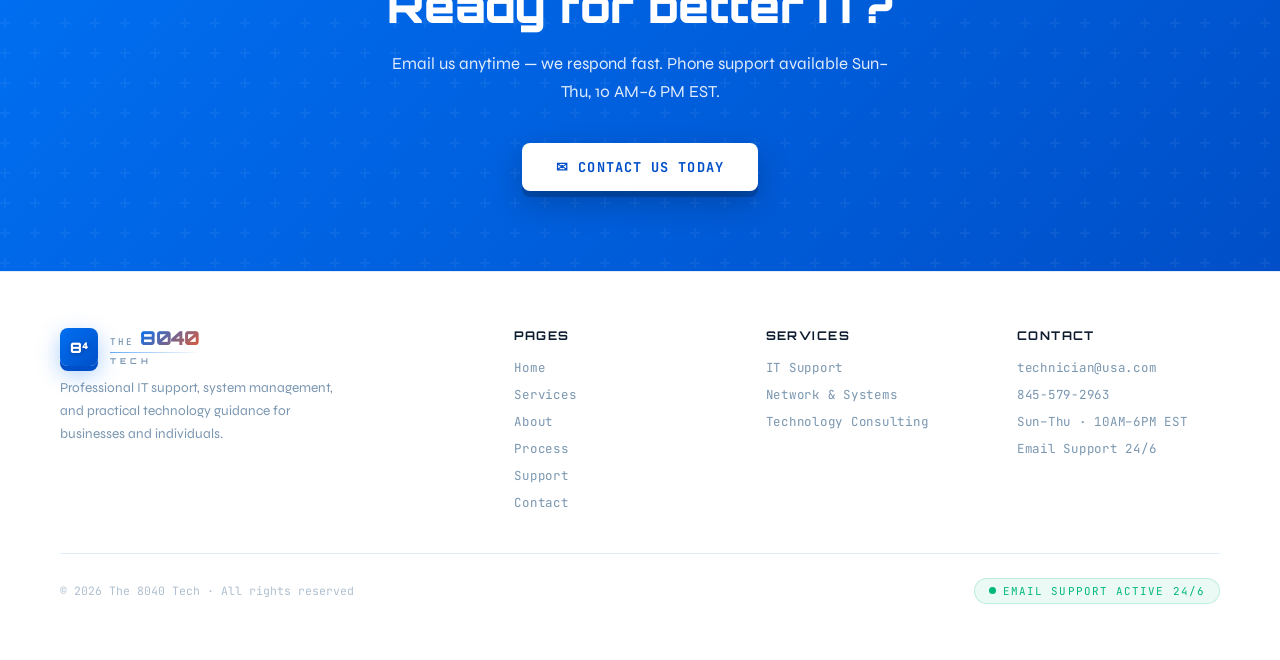
<file: about.html>
<!DOCTYPE html>
<html lang="en" data-theme="light">
<head>
<meta charset="UTF-8"><meta name="viewport" content="width=device-width, initial-scale=1.0">
<title>About — The 8040 Tech</title>
<style>
@import url('https://fonts.googleapis.com/css2?family=Orbitron:wght@400;600;700;900&family=Syne:wght@300;400;500;600&family=JetBrains+Mono:wght@300;400;500&display=swap');

/* ============ LIGHT THEME ============ */
:root {
  --bg:            #f0f4fa;
  --surface:       #ffffff;
  --surface2:      #f7f9fd;
  --border:        rgba(0,100,210,0.12);
  --border2:       rgba(0,100,210,0.25);
  --accent:        #0070f3;
  --accent2:       #004fc8;
  --green:         #00b87a;
  --orange:        #f05a28;
  --purple:        #7c3aed;
  --text:          #0d1b2e;
  --text2:         #3a5068;
  --muted:         #7a96b0;
  --shadow-sm:     0 2px 8px rgba(0,70,190,0.07);
  --shadow-md:     0 8px 32px rgba(0,70,190,0.10);
  --shadow-lg:     0 20px 60px rgba(0,70,190,0.13);
  --shadow-3d:     0 5px 0 rgba(0,70,190,0.15), 0 10px 28px rgba(0,70,190,0.10);
  --card-hover:    0 8px 0 rgba(0,70,190,0.18), 0 20px 48px rgba(0,70,190,0.14);
  --nav-bg:        rgba(255,255,255,0.92);
  --grid-color:    rgba(0,100,210,0.05);
  --canvas-opacity:0.10;
  --orb1:          rgba(0,112,243,0.10);
  --orb2:          rgba(0,184,122,0.08);
  --orb3:          rgba(240,90,40,0.07);
  --hero-bg:       linear-gradient(155deg,#e6eeff 0%,#eef8f3 50%,#fdf3ef 100%);
  --tc-border:     rgba(0,100,210,0.14);
  --toggle-track:  #dde6f5;
  --toggle-knob:   #0070f3;
}

/* ============ DARK THEME ============ */
[data-theme="dark"] {
  --bg:            #050a12;
  --surface:       #0e1c2e;
  --surface2:      #0a1520;
  --border:        rgba(0,229,255,0.12);
  --border2:       rgba(0,229,255,0.28);
  --accent:        #00e5ff;
  --accent2:       #009ab5;
  --green:         #00ff9d;
  --orange:        #ff6b35;
  --purple:        #a78bfa;
  --text:          #e8f4f8;
  --text2:         #b0cdd8;
  --muted:         #7aa3b5;
  --shadow-sm:     0 2px 8px rgba(0,0,0,0.35);
  --shadow-md:     0 8px 32px rgba(0,0,0,0.45);
  --shadow-lg:     0 20px 60px rgba(0,0,0,0.55);
  --shadow-3d:     0 5px 0 rgba(0,229,255,0.14), 0 10px 28px rgba(0,0,0,0.38);
  --card-hover:    0 8px 0 rgba(0,229,255,0.14), 0 20px 48px rgba(0,229,255,0.08);
  --nav-bg:        rgba(5,10,18,0.92);
  --grid-color:    rgba(0,229,255,0.04);
  --canvas-opacity:0.17;
  --orb1:          rgba(0,229,255,0.08);
  --orb2:          rgba(0,255,157,0.06);
  --orb3:          rgba(255,107,53,0.06);
  --hero-bg:       linear-gradient(155deg,#050a12 0%,#071422 50%,#070e14 100%);
  --tc-border:     rgba(0,229,255,0.12);
  --toggle-track:  #0e1c2e;
  --toggle-knob:   #00e5ff;
}

/* ============ BASE ============ */
*, *::before, *::after { box-sizing:border-box; margin:0; padding:0; }
html { scroll-behavior:smooth; scroll-padding-top:90px; }
body {
  font-family:'Syne',sans-serif;
  background:var(--bg); color:var(--text);
  overflow-x:hidden;
  transition:background 0.4s, color 0.4s;
}
body::before {
  content:''; position:fixed; inset:0;
  background-image:
    linear-gradient(var(--grid-color) 1px, transparent 1px),
    linear-gradient(90deg, var(--grid-color) 1px, transparent 1px);
  background-size:60px 60px;
  z-index:0; pointer-events:none;
}
.orb { position:fixed; border-radius:50%; filter:blur(120px); pointer-events:none; z-index:0; animation:drift 18s ease-in-out infinite alternate; transition:background 0.5s; }
.orb1 { width:600px; height:600px; background:var(--orb1); top:-200px; left:-200px; }
.orb2 { width:500px; height:500px; background:var(--orb2); bottom:-100px; right:-100px; animation-delay:-9s; }
.orb3 { width:400px; height:400px; background:var(--orb3); top:40%; left:50%; animation-delay:-4s; }
@keyframes drift { 0%{transform:translate(0,0)scale(1);} 100%{transform:translate(40px,40px)scale(1.08);} }
#techCanvas { position:fixed; inset:0; z-index:0; pointer-events:none; opacity:var(--canvas-opacity); transition:opacity 0.4s; }
section, nav, header, footer, .stats-bar, .full-band, .cta-band { position:relative; z-index:1; }

/* ============ THEME TOGGLE ============ */
.theme-toggle { display:flex; align-items:center; gap:8px; cursor:pointer; user-select:none; }
.toggle-track {
  width:50px; height:27px; background:var(--toggle-track);
  border:1px solid var(--border2); border-radius:100px; position:relative;
  cursor:pointer; transition:background 0.3s, border-color 0.3s;
}
.toggle-knob {
  width:21px; height:21px; background:var(--toggle-knob);
  border-radius:50%; position:absolute; top:2px; left:2px;
  transition:transform 0.35s cubic-bezier(.34,1.56,.64,1), background 0.3s;
  box-shadow:0 2px 6px rgba(0,0,0,0.22);
}
[data-theme="dark"] .toggle-knob { transform:translateX(23px); }
.t-icon { font-size:1rem; line-height:1; transition:opacity 0.3s; }
[data-theme="dark"] .t-icon.sun  { opacity:0.35; }
[data-theme="light"] .t-icon.moon { opacity:0.35; }

/* ============ NAV ============ */
nav {
  position:fixed; top:0; left:0; right:0;
  display:flex; align-items:center; justify-content:space-between;
  padding:14px 60px;
  background:var(--nav-bg); backdrop-filter:blur(20px);
  border-bottom:1px solid var(--border);
  z-index:100; box-shadow:var(--shadow-sm);
  transition:background 0.4s, border-color 0.4s, box-shadow 0.4s;
}
.nav-logo { text-decoration:none; display:flex; align-items:center; gap:14px; }
.nav-logo:hover .logo-icon { transform:scale(1.08) rotate(-4deg); }
.logo-icon { position:relative; width:44px; height:44px; flex-shrink:0; transition:transform 0.35s cubic-bezier(.34,1.56,.64,1); }
.logo-icon-bg {
  position:absolute; inset:0;
  background:linear-gradient(135deg, var(--accent), var(--accent2));
  border-radius:10px;
  box-shadow:0 5px 0 var(--accent2), 0 8px 22px rgba(0,112,243,0.35);
  animation:logo-pulse 3s ease-in-out infinite;
}
@keyframes logo-pulse {
  0%,100% { box-shadow:0 5px 0 var(--accent2), 0 8px 22px rgba(0,112,243,0.3); }
  50%      { box-shadow:0 5px 0 var(--accent2), 0 12px 32px rgba(0,112,243,0.55); }
}
.logo-icon-inner {
  position:absolute; inset:0; display:flex; align-items:center; justify-content:center;
  font-family:'Orbitron',monospace; font-size:1.1rem; font-weight:900;
  color:#fff; text-shadow:0 1px 4px rgba(0,0,0,0.3);
}
.logo-icon::before, .logo-icon::after {
  content:''; position:absolute; width:5px; height:5px; border-radius:50%;
  background:rgba(255,255,255,0.7); animation:dot-blink 2s ease-in-out infinite;
}
.logo-icon::before { top:-2px; right:-2px; }
.logo-icon::after  { bottom:-2px; left:-2px; animation-delay:1s; }
@keyframes dot-blink { 0%,100%{opacity:0.4;transform:scale(1);} 50%{opacity:1;transform:scale(1.4);} }
.logo-text-group { display:flex; flex-direction:column; gap:1px; line-height:1; }
.logo-top-row { display:flex; align-items:baseline; gap:6px; }
.logo-text-the {
  font-family:'JetBrains Mono',monospace; font-size:0.58rem; font-weight:500;
  letter-spacing:0.22em; text-transform:uppercase; color:var(--muted);
}
.logo-number {
  font-family:'Orbitron',monospace; font-size:1.45rem; font-weight:900; letter-spacing:-0.03em;
  background:linear-gradient(135deg, var(--accent) 0%, var(--orange) 60%, var(--accent) 100%);
  background-size:200% auto;
  -webkit-background-clip:text; -webkit-text-fill-color:transparent; background-clip:text;
  animation:shine-text 5s linear infinite;
}
@keyframes shine-text { 0%{background-position:0% center;} 100%{background-position:250% center;} }
.logo-text-tech {
  font-family:'Orbitron',monospace; font-size:0.5rem; font-weight:700;
  letter-spacing:0.5em; text-transform:uppercase; color:var(--muted); margin-top:1px;
}
.logo-divider { width:100%; height:1px; background:linear-gradient(90deg,var(--accent),transparent); margin:2px 0; opacity:0.6; }
.nav-links { display:flex; gap:32px; list-style:none; }
.nav-links a {
  font-family:'JetBrains Mono',monospace; font-size:0.73rem; color:var(--muted);
  text-decoration:none; letter-spacing:0.1em; text-transform:uppercase;
  transition:color 0.2s; position:relative;
}
.nav-links a::after {
  content:''; position:absolute; bottom:-4px; left:0; right:0; height:2px;
  background:var(--accent); border-radius:2px; transform:scaleX(0); transition:transform 0.2s;
}
.nav-links a:hover { color:var(--accent); }
.nav-links a:hover::after, .nav-links a.active::after { transform:scaleX(1); }
.nav-links a.active { color:var(--accent); }
.nav-right { display:flex; align-items:center; gap:18px; }
.nav-cta {
  font-family:'JetBrains Mono',monospace; font-size:0.73rem;
  letter-spacing:0.1em; text-transform:uppercase;
  color:#fff; background:var(--accent);
  padding:10px 22px; border-radius:6px; text-decoration:none; font-weight:600;
  box-shadow:0 5px 0 var(--accent2), 0 7px 22px rgba(0,112,243,0.28);
  transition:all 0.2s; white-space:nowrap;
}
.nav-cta:hover { transform:translateY(-2px); box-shadow:0 7px 0 var(--accent2), 0 12px 30px rgba(0,112,243,0.38); }
.nav-cta:active { transform:translateY(3px); box-shadow:0 2px 0 var(--accent2); }
.nav-burger {
  display:none; background:var(--surface); border:1px solid var(--border2); border-radius:8px;
  width:42px; height:38px; cursor:pointer; color:var(--accent); font-size:1.1rem;
  align-items:center; justify-content:center; box-shadow:var(--shadow-sm);
}

/* ============ HERO ============ */
.hero-full {
  min-height:100vh; display:flex; flex-direction:column; align-items:center; justify-content:center;
  text-align:center; padding:120px 40px 80px; background:var(--hero-bg); transition:background 0.4s;
}
.hero-badge {
  font-family:'JetBrains Mono',monospace; font-size:0.72rem; letter-spacing:0.2em; text-transform:uppercase;
  color:var(--green); background:rgba(0,184,122,0.1); border:1px solid rgba(0,184,122,0.28);
  padding:8px 22px; border-radius:100px; margin-bottom:36px; display:inline-block;
  box-shadow:0 3px 14px rgba(0,184,122,0.15); animation:fadeUp 0.8s ease forwards; opacity:0;
}
@keyframes fadeUp{from{opacity:0;transform:translateY(20px);}to{opacity:1;transform:translateY(0);}}
.hero-title {
  font-family:'Orbitron',monospace; font-size:clamp(3rem,8vw,6.5rem); font-weight:900;
  line-height:1; letter-spacing:-0.02em; margin-bottom:12px;
  animation:fadeUp 0.8s 0.15s ease forwards; opacity:0;
}
.hero-title .line1 { display:block; color:var(--text); }
.hero-title .line2 {
  display:block;
  background:linear-gradient(90deg,var(--accent),var(--green));
  -webkit-background-clip:text; -webkit-text-fill-color:transparent; background-clip:text;
}
.hero-sub {
  font-size:1.1rem; color:var(--text2); max-width:580px; line-height:1.75; margin:24px auto 48px;
  animation:fadeUp 0.8s 0.3s ease forwards; opacity:0;
}
.hero-actions { display:flex; gap:16px; justify-content:center; flex-wrap:wrap; animation:fadeUp 0.8s 0.45s ease forwards; opacity:0; }

/* ============ SECTIONS ============ */
.section-wrap { max-width:1280px; margin:0 auto; padding:90px 60px; }
.section-tag {
  font-family:'JetBrains Mono',monospace; font-size:0.68rem; letter-spacing:0.25em; text-transform:uppercase;
  color:var(--accent); margin-bottom:14px; display:flex; align-items:center; gap:12px;
}
.section-tag::before { content:''; width:30px; height:2px; background:var(--accent); display:inline-block; border-radius:2px; }
.section-title {
  font-family:'Orbitron',monospace; font-size:clamp(1.7rem,3vw,2.6rem);
  font-weight:700; line-height:1.15; margin-bottom:18px; color:var(--text);
}
.section-title span {
  background:linear-gradient(90deg, var(--accent), var(--green));
  -webkit-background-clip:text; -webkit-text-fill-color:transparent; background-clip:text;
}
.section-desc { font-size:1rem; color:var(--text2); max-width:600px; line-height:1.8; }
.full-band {
  background:var(--surface2); border-top:1px solid var(--border); border-bottom:1px solid var(--border);
  transition:background 0.4s;
}

/* ============ BUTTONS ============ */
.btn-primary {
  display:inline-flex; align-items:center; gap:10px;
  font-family:'JetBrains Mono',monospace; font-size:0.85rem; font-weight:600; letter-spacing:0.08em; text-transform:uppercase;
  color:#fff; background:var(--accent); padding:15px 34px; border-radius:8px; text-decoration:none;
  box-shadow:0 6px 0 var(--accent2), 0 12px 32px rgba(0,112,243,0.26);
  transition:all 0.2s; border:none; cursor:pointer;
}
.btn-primary:hover { transform:translateY(-3px); box-shadow:0 9px 0 var(--accent2), 0 18px 42px rgba(0,112,243,0.38); }
.btn-primary:active { transform:translateY(3px); box-shadow:0 3px 0 var(--accent2); }
.btn-secondary {
  display:inline-flex; align-items:center; gap:10px;
  font-family:'JetBrains Mono',monospace; font-size:0.85rem; letter-spacing:0.08em; text-transform:uppercase;
  color:var(--accent); background:var(--surface); padding:14px 32px; border:2px solid var(--border2); border-radius:8px; text-decoration:none;
  box-shadow:var(--shadow-3d); transition:all 0.2s;
}
.btn-secondary:hover { transform:translateY(-3px); box-shadow:var(--card-hover); border-color:var(--accent); }
.btn-white {
  display:inline-flex; align-items:center; gap:10px;
  font-family:'JetBrains Mono',monospace; font-size:0.85rem; font-weight:700; letter-spacing:0.08em; text-transform:uppercase;
  color:var(--accent2); background:#fff; padding:15px 34px; border-radius:8px; text-decoration:none;
  box-shadow:0 6px 0 rgba(0,0,0,0.18), 0 12px 32px rgba(0,0,0,0.22);
  transition:all 0.2s;
}
.btn-white:hover { transform:translateY(-3px); box-shadow:0 9px 0 rgba(0,0,0,0.18), 0 18px 42px rgba(0,0,0,0.28); }
.btn-white:active { transform:translateY(3px); box-shadow:0 3px 0 rgba(0,0,0,0.18); }

/* ============ CARDS ============ */
.services-grid { display:grid; grid-template-columns:repeat(auto-fit,minmax(280px,1fr)); gap:22px; margin-top:56px; }
.card {
  background:var(--surface); border:1px solid var(--border); border-radius:16px;
  padding:36px 30px; position:relative; overflow:hidden;
  box-shadow:var(--shadow-3d);
  transition:transform 0.3s, box-shadow 0.3s, border-color 0.3s, background 0.4s;
}
.card::before {
  content:''; position:absolute; top:0; left:0; right:0; height:3px;
  background:linear-gradient(90deg, var(--accent), var(--green));
  transform:scaleX(0); transition:transform 0.4s; border-radius:3px 3px 0 0;
}
.card:hover { transform:translateY(-7px) scale(1.01); box-shadow:var(--card-hover); border-color:var(--border2); }
.card:hover::before { transform:scaleX(1); }
.card-icon { font-size:2.4rem; margin-bottom:18px; display:block; filter:drop-shadow(0 4px 8px rgba(0,100,210,0.15)); transition:transform 0.3s; }
.card:hover .card-icon { transform:scale(1.12) translateY(-2px); }
.card-title { font-family:'Orbitron',monospace; font-size:0.95rem; font-weight:700; color:var(--text); margin-bottom:10px; }
.card-desc { font-size:0.87rem; color:var(--text2); line-height:1.75; }
.card-tag {
  display:inline-block; margin-top:16px;
  font-family:'JetBrains Mono',monospace; font-size:0.67rem; letter-spacing:0.12em; text-transform:uppercase;
  color:var(--accent); background:rgba(0,112,243,0.07); padding:5px 13px; border-radius:100px;
  border:1px solid rgba(0,112,243,0.15);
}


/* ============ CARD LISTS & OPTIONS ============ */
.card-list { list-style:none; margin-top:14px; }
.card-list li { display:flex; gap:10px; align-items:flex-start; font-size:0.85rem; color:var(--text2); line-height:1.6; margin-bottom:8px; }
.card-list li::before { content:'\2713'; color:var(--green); font-weight:700; flex-shrink:0; }
.option-card { text-decoration:none; color:inherit; display:block; }
.option-go { display:inline-block; margin-top:16px; font-family:'JetBrains Mono',monospace; font-size:0.7rem; letter-spacing:0.12em; text-transform:uppercase; color:var(--accent); }

/* ============ FAQ ============ */
.faq-list { max-width:820px; margin:48px auto 0; }
.faq-item { background:var(--surface); border:1px solid var(--border); border-radius:12px; margin-bottom:12px; box-shadow:var(--shadow-3d); overflow:hidden; transition:border-color 0.3s, background 0.4s; }
.faq-item[open] { border-color:var(--border2); }
.faq-q { cursor:pointer; list-style:none; display:flex; justify-content:space-between; align-items:center; gap:16px; padding:20px 24px; font-family:'Orbitron',monospace; font-size:0.88rem; font-weight:700; color:var(--text); }
.faq-q::-webkit-details-marker { display:none; }
.faq-q::after { content:'+'; font-family:'JetBrains Mono',monospace; font-size:1.1rem; color:var(--accent); transition:transform 0.25s; flex-shrink:0; }
.faq-item[open] .faq-q::after { transform:rotate(45deg); }
.faq-a { padding:0 24px 20px; font-size:0.9rem; color:var(--text2); line-height:1.75; }
.faq-a a { color:var(--accent); text-decoration:none; }

/* ============ STATS BAR ============ */
.stats-bar {
  background:var(--surface); border-top:1px solid var(--border); border-bottom:1px solid var(--border);
  padding:40px 60px; display:flex; justify-content:center; gap:80px; flex-wrap:wrap;
  box-shadow:var(--shadow-sm); transition:background 0.4s, border-color 0.4s;
}
.stat { text-align:center; }
.stat-num {
  font-family:'Orbitron',monospace; font-size:2.2rem; font-weight:700; display:block; line-height:1;
  color:var(--accent);
}
.stat-label { font-family:'JetBrains Mono',monospace; font-size:0.7rem; letter-spacing:0.15em; text-transform:uppercase; color:var(--muted); margin-top:6px; display:block; }

/* ============ WHY ITEMS ============ */
.why-grid { display:grid; grid-template-columns:1fr 1fr; gap:60px; align-items:center; }
.why-item {
  display:flex; align-items:flex-start; gap:18px; padding:22px 24px;
  background:var(--surface); border:1px solid var(--border); border-radius:12px;
  box-shadow:var(--shadow-3d); transition:all 0.3s; margin-bottom:14px;
}
.why-item:hover { border-color:var(--border2); transform:translateX(6px); box-shadow:var(--card-hover); }
.why-check {
  flex-shrink:0; width:28px; height:28px; background:rgba(0,184,122,0.1);
  border:1px solid rgba(0,184,122,0.3); border-radius:50%;
  display:flex; align-items:center; justify-content:center; font-size:0.78rem; color:var(--green); margin-top:2px;
}
.why-item-title { font-family:'Orbitron',monospace; font-size:0.85rem; font-weight:700; margin-bottom:4px; color:var(--text); }
.why-item-desc { font-size:0.83rem; color:var(--text2); line-height:1.65; }

/* ============ PROCESS ============ */
.process-grid { display:grid; grid-template-columns:repeat(4,1fr); gap:0; margin-top:56px; position:relative; }
.process-grid::before {
  content:''; position:absolute; top:36px; left:12.5%; right:12.5%; height:2px;
  background:linear-gradient(90deg,transparent,var(--accent),var(--accent),transparent); opacity:0.2;
}
.step { text-align:center; padding:0 20px; }
.step-num {
  width:72px; height:72px; border:2px solid var(--border2); border-radius:50%;
  display:flex; align-items:center; justify-content:center; margin:0 auto 24px;
  background:var(--surface); box-shadow:0 6px 0 var(--border), 0 10px 22px rgba(0,100,210,0.08);
  transition:all 0.3s;
}
.step:hover .step-num { border-color:var(--accent); box-shadow:0 7px 0 var(--accent2), 0 14px 32px rgba(0,100,210,0.25); transform:translateY(-5px); }
.step-num-inner {
  font-family:'Orbitron',monospace; font-size:1.1rem; font-weight:700; color:var(--accent);
}
.step-title { font-family:'Orbitron',monospace; font-size:0.88rem; font-weight:700; margin-bottom:8px; color:var(--text); }
.step-desc { font-size:0.83rem; color:var(--text2); line-height:1.7; }

/* ============ CTA BAND ============ */
.cta-band {
  background:linear-gradient(135deg, var(--accent) 0%, var(--accent2) 100%);
  padding:80px 60px; text-align:center; position:relative; overflow:hidden;
}
.cta-band::before { content:''; position:absolute; inset:0; background:url("data:image/svg+xml,%3Csvg width='60' height='60' viewBox='0 0 60 60' xmlns='http://www.w3.org/2000/svg'%3E%3Cg fill='none' fill-rule='evenodd'%3E%3Cg fill='%23ffffff' fill-opacity='0.05'%3E%3Cpath d='M36 34v-4h-2v4h-4v2h4v4h2v-4h4v-2h-4zm0-30V0h-2v4h-4v2h4v4h2V6h4V4h-4zM6 34v-4H4v4H0v2h4v4h2v-4h4v-2H6zM6 4V0H4v4H0v2h4v4h2V6h4V4H6z'/%3E%3C/g%3E%3C/g%3E%3C/svg%3E"); }
.cta-band h2 { font-family:'Orbitron',monospace; font-size:clamp(1.8rem,3.5vw,2.8rem); font-weight:900; color:#fff; margin-bottom:16px; position:relative; }
.cta-band p { font-size:1.05rem; color:rgba(255,255,255,0.88); max-width:520px; margin:0 auto 36px; line-height:1.7; position:relative; }
.cta-band .btn-white { position:relative; }

/* ============ CONTACT ============ */
.contact-grid { display:grid; grid-template-columns:1fr 1.15fr; gap:48px; margin-top:56px; align-items:start; }
.contact-info-col { display:flex; flex-direction:column; gap:14px; }
.info-card {
  display:flex; align-items:center; gap:18px; padding:20px 24px;
  background:var(--surface); border:1px solid var(--border); border-radius:12px;
  transition:all 0.3s; text-decoration:none; color:inherit; box-shadow:var(--shadow-3d);
}
.info-card:hover { border-color:var(--border2); transform:translateX(6px); box-shadow:var(--card-hover); }
.info-icon {
  width:48px; height:48px; background:rgba(0,112,243,0.07); border:1px solid rgba(0,112,243,0.14);
  border-radius:10px; display:flex; align-items:center; justify-content:center;
  font-size:1.3rem; flex-shrink:0; box-shadow:0 3px 0 rgba(0,112,243,0.12);
}
.info-label { font-family:'JetBrains Mono',monospace; font-size:0.67rem; letter-spacing:0.15em; text-transform:uppercase; color:var(--muted); margin-bottom:3px; }
.info-value { font-family:'Orbitron',monospace; font-size:0.88rem; font-weight:600; color:var(--text); }
.info-card.primary { border-color:rgba(0,112,243,0.24); }
.info-card.primary .info-icon { background:rgba(0,112,243,0.10); border-color:rgba(0,112,243,0.24); }
.info-card.primary .info-value { color:var(--accent); }
.hours-badge {
  display:inline-flex; align-items:center; gap:8px;
  font-family:'JetBrains Mono',monospace; font-size:0.7rem; letter-spacing:0.12em; text-transform:uppercase;
  color:var(--green); background:rgba(0,184,122,0.08); border:1px solid rgba(0,184,122,0.22);
  padding:8px 16px; border-radius:100px; margin-top:6px;
}
.contact-form-card {
  background:var(--surface); border:1px solid var(--border); border-radius:16px;
  padding:36px 32px; box-shadow:var(--shadow-lg); transition:background 0.4s, border-color 0.4s;
}
.contact-form-card form { display:flex; flex-direction:column; gap:16px; }
.form-group { display:flex; flex-direction:column; gap:7px; }
.form-label { font-family:'JetBrains Mono',monospace; font-size:0.72rem; letter-spacing:0.12em; text-transform:uppercase; color:var(--muted); }
.form-input, .form-textarea {
  background:var(--surface); border:1.5px solid var(--border); border-radius:8px;
  padding:13px 16px; font-family:'Syne',sans-serif; font-size:0.92rem; color:var(--text);
  outline:none; width:100%; box-shadow:var(--shadow-sm);
  transition:border-color 0.2s, box-shadow 0.2s, background 0.4s;
}
.form-input:focus, .form-textarea:focus { border-color:var(--accent); box-shadow:0 0 0 3px rgba(0,112,243,0.1), 0 4px 0 rgba(0,112,243,0.12); }
.form-textarea { resize:vertical; min-height:130px; }
.btn-send {
  display:flex; align-items:center; justify-content:center; gap:10px;
  font-family:'JetBrains Mono',monospace; font-size:0.85rem; font-weight:600; letter-spacing:0.1em; text-transform:uppercase;
  color:#fff; background:var(--accent); border:none; padding:18px; border-radius:8px; cursor:pointer;
  box-shadow:0 6px 0 var(--accent2), 0 10px 30px rgba(0,112,243,0.25); transition:all 0.2s;
}
.btn-send:hover { transform:translateY(-3px); box-shadow:0 9px 0 var(--accent2), 0 16px 40px rgba(0,112,243,0.35); }
.btn-send:active { transform:translateY(3px); box-shadow:0 3px 0 var(--accent2); }
.form-note { font-family:'JetBrains Mono',monospace; font-size:0.68rem; color:var(--muted); text-align:center; letter-spacing:0.04em; }

/* ============ FOOTER ============ */
footer { background:var(--surface); border-top:1px solid var(--border); padding:56px 60px; transition:background 0.4s, border-color 0.4s; }
.footer-inner { max-width:1280px; margin:0 auto; display:grid; grid-template-columns:2fr 1fr 1fr 1fr; gap:48px; }
.footer-logo-wrap { display:flex; align-items:center; gap:12px; margin-bottom:10px; }
.footer-logo-icon { position:relative; width:38px; height:38px; flex-shrink:0; }
.footer-logo-icon .logo-icon-bg { border-radius:8px; }
.footer-logo-icon .logo-icon-inner { font-size:0.9rem; }
.footer-desc { font-size:0.85rem; color:var(--muted); line-height:1.7; max-width:280px; margin-top:8px; }
.footer-col-title { font-family:'Orbitron',monospace; font-size:0.75rem; font-weight:700; letter-spacing:0.12em; text-transform:uppercase; color:var(--text); margin-bottom:16px; }
.footer-col a { display:block; font-family:'JetBrains Mono',monospace; font-size:0.78rem; color:var(--muted); text-decoration:none; margin-bottom:10px; letter-spacing:0.06em; transition:color 0.2s; }
.footer-col a:hover { color:var(--accent); }
.footer-bottom {
  max-width:1280px; margin:32px auto 0; padding-top:24px;
  border-top:1px solid var(--border);
  display:flex; justify-content:space-between; align-items:center; flex-wrap:wrap; gap:16px;
}
.footer-copy { font-family:'JetBrains Mono',monospace; font-size:0.72rem; color:var(--muted); opacity:0.6; }
.footer-badge {
  font-family:'JetBrains Mono',monospace; font-size:0.68rem; letter-spacing:0.1em; text-transform:uppercase;
  color:var(--green); background:rgba(0,184,122,0.08); border:1px solid rgba(0,184,122,0.2);
  padding:5px 14px; border-radius:100px; display:flex; align-items:center; gap:7px;
}
.pulse-dot { width:7px; height:7px; border-radius:50%; background:var(--green); animation:pg 1.5s ease-in-out infinite; }
@keyframes pg { 0%,100%{opacity:1;box-shadow:0 0 0 0 rgba(0,184,122,0.45);} 50%{opacity:0.7;box-shadow:0 0 0 6px rgba(0,184,122,0);} }

/* ============ REVEAL / SCROLLBAR ============ */
.reveal { opacity:0; transform:translateY(28px); transition:opacity 0.7s ease, transform 0.7s ease; }
.reveal.visible { opacity:1; transform:translateY(0); }
::-webkit-scrollbar { width:6px; }
::-webkit-scrollbar-track { background:var(--bg); }
::-webkit-scrollbar-thumb { background:rgba(0,112,243,0.22); border-radius:3px; }
::-webkit-scrollbar-thumb:hover { background:rgba(0,112,243,0.42); }

/* ============ RESPONSIVE ============ */
@media(max-width:1024px) {
  .footer-inner { grid-template-columns:1fr 1fr; }
}
@media(max-width:900px) {
  nav { padding:14px 20px; }
  .nav-burger { display:flex; }
  .nav-links {
    display:none; position:absolute; top:100%; left:0; right:0;
    flex-direction:column; gap:0; background:var(--surface);
    border-bottom:1px solid var(--border); box-shadow:var(--shadow-md); padding:8px 0;
  }
  .nav-links.open { display:flex; }
  .nav-links li { width:100%; }
  .nav-links a { display:block; padding:14px 24px; }
  .nav-links a::after { display:none; }
  .section-wrap { padding:60px 20px; }
  .stats-bar { padding:36px 20px; gap:36px; }
  .process-grid { grid-template-columns:1fr 1fr; gap:32px 0; }
  .process-grid::before { display:none; }
  .why-grid { grid-template-columns:1fr; gap:36px; }
  .contact-grid { grid-template-columns:1fr; gap:36px; }
  .cta-band { padding:60px 24px; }
  footer { padding:40px 20px; }
  .footer-inner { grid-template-columns:1fr 1fr; gap:32px; }
  .hero-full { padding:110px 20px 60px; }
}
@media(max-width:600px) {
  .process-grid { grid-template-columns:1fr; }
  .footer-inner { grid-template-columns:1fr; }
  .footer-bottom { flex-direction:column; text-align:center; }
  nav { padding:12px 16px; }
  .nav-right { gap:10px; }
  .nav-cta { display:none; }
}

/* ============ PAGE HERO ============ */
.page-hero {
  padding:160px 60px 80px;
  background:var(--hero-bg); text-align:center;
  border-bottom:1px solid var(--border);
  transition:background 0.4s;
}
.page-hero-tag {
  font-family:'JetBrains Mono',monospace; font-size:0.7rem; letter-spacing:0.22em; text-transform:uppercase;
  color:var(--green); background:rgba(0,184,122,0.1); border:1px solid rgba(0,184,122,0.25);
  padding:7px 18px; border-radius:100px; display:inline-block; margin-bottom:24px;
}
.page-hero-title {
  font-family:'Orbitron',monospace;
  font-size:clamp(2.2rem,5vw,4rem); font-weight:900; line-height:1.1;
  color:var(--text); margin-bottom:16px;
}
.page-hero-title span {
  background:linear-gradient(90deg, var(--accent), var(--green));
  -webkit-background-clip:text; -webkit-text-fill-color:transparent; background-clip:text;
}
.page-hero-sub { font-size:1.05rem; color:var(--text2); max-width:560px; margin:0 auto; line-height:1.75; }
@media(max-width:900px){ .page-hero { padding:130px 24px 60px; } }
</style>
<link rel="stylesheet" href="lang.css">
</head>
<body>
<div class="orb orb1"></div><div class="orb orb2"></div><div class="orb orb3"></div>
<canvas id="techCanvas"></canvas>

<nav>
  <a href="index.html" class="nav-logo">
    <div class="logo-icon"><div class="logo-icon-bg"></div><div class="logo-icon-inner">8⁴</div></div>
    <div class="logo-text-group">
      <div class="logo-top-row"><span class="logo-text-the">The</span><span class="logo-number">8040</span></div>
      <div class="logo-divider"></div><span class="logo-text-tech">Tech</span>
    </div>
  </a>
  <ul class="nav-links" id="navLinks">
    <li><a href="index.html">Home</a></li>
    <li><a href="services.html">Services</a></li>
    <li><a href="about.html" class="active">About</a></li>
    <li><a href="process.html">Process</a></li>
    <li><a href="support.html">Support</a></li>
    <li><a href="contact.html">Contact</a></li>
  </ul>
  <div class="nav-right"><div class="lang-switch" role="group" aria-label="Language"><button type="button" class="lang-btn active" data-lang="en">EN</button><button type="button" class="lang-btn" data-lang="yi">אידיש</button></div>
    <label class="theme-toggle" aria-label="Toggle dark mode"><span class="t-icon sun">☀️</span><div class="toggle-track" id="toggleTrack"><div class="toggle-knob"></div></div><span class="t-icon moon">🌙</span></label>
    <a href="contact.html" class="nav-cta">⚡ Get Support</a>
    <button class="nav-burger" id="navBurger" aria-label="Menu">☰</button>
  </div>
</nav>

<header class="page-hero">
  <div class="page-hero-tag">✦ Who We Are</div>
  <h1 class="page-hero-title">About <span>The 8040 Tech</span></h1>
  <p class="page-hero-sub">Dependable service, clear communication, and practical solutions that help clients stay productive and secure.</p>
</header>

<section>
  <div class="section-wrap">
    <div class="why-grid reveal">
      <div>
        <div class="section-tag">Why Choose Us</div>
        <h2 class="section-title">Clarity and confidence in <span>every technology decision</span></h2>
        <p class="section-desc" style="margin-bottom:32px;">Technology should make work easier, not create more uncertainty. The 8040 Tech focuses on dependable service, clear communication, and practical solutions that help clients stay productive and secure.</p>
        <a href="contact.html" class="btn-primary">Talk to an IT specialist →</a>
      </div>
      <div>
        <div class="why-item reveal"><div class="why-check">✓</div><div><div class="why-item-title">Business-minded</div><p class="why-item-desc">Technology decisions guided by your priorities.</p></div></div>
        <div class="why-item reveal"><div class="why-check">✓</div><div><div class="why-item-title">People-first</div><p class="why-item-desc">Clear answers without unnecessary complexity.</p></div></div>
        <div class="why-item reveal"><div class="why-check">✓</div><div><div class="why-item-title">Dependable</div><p class="why-item-desc">Professional support when it matters, with email support monitored 24/6 at technician@usa.com.</p></div></div>
        <div class="why-item reveal"><div class="why-check">✓</div><div><div class="why-item-title">Forward-looking</div><p class="why-item-desc">Systems designed with tomorrow in mind.</p></div></div>
      </div>
    </div>
  </div>
</section>

<div class="stats-bar">
  <div class="stat"><span class="stat-num">24/6</span><span class="stat-label">Email Support</span></div>
  <div class="stat"><span class="stat-num">10–6</span><span class="stat-label">EST Hours</span></div>
  <div class="stat"><span class="stat-num">Sun–Thu</span><span class="stat-label">Open Days</span></div>
  <div class="stat"><span class="stat-num">100%</span><span class="stat-label">Client Focus</span></div>
</div>

<section>
  <div class="section-wrap">
    <div class="reveal">
      <div class="section-tag">How We Work</div>
      <h2 class="section-title">A straightforward path from <span>issue to outcome</span></h2>
      <p class="section-desc" style="margin-bottom:8px;">Every engagement follows the same clear path. <a href="process.html" style="color:var(--accent);text-decoration:none;">See our process →</a></p>
    </div>
  </div>
</section>

<div class="cta-band">
  <h2>Ready for better IT?</h2>
  <p>Email us anytime — we respond fast. Phone support available Sun–Thu, 10 AM–6 PM EST.</p>
  <a href="contact.html" class="btn-white">✉ Contact Us Today</a>
</div>

<footer>
  <div class="footer-inner">
    <div>
      <div class="footer-logo-wrap">
        <div class="footer-logo-icon"><div class="logo-icon-bg"></div><div class="logo-icon-inner">8⁴</div></div>
        <div class="logo-text-group">
          <div class="logo-top-row"><span class="logo-text-the">The</span><span class="logo-number" style="font-size:1.2rem;">8040</span></div>
          <div class="logo-divider"></div><span class="logo-text-tech">Tech</span>
        </div>
      </div>
      <p class="footer-desc">Professional IT support, system management, and practical technology guidance for businesses and individuals.</p>
    </div>
    <div class="footer-col">
      <div class="footer-col-title">Pages</div>
      <a href="index.html">Home</a><a href="services.html">Services</a>
      <a href="about.html">About</a><a href="process.html">Process</a><a href="support.html">Support</a><a href="contact.html">Contact</a>
    </div>
    <div class="footer-col">
      <div class="footer-col-title">Services</div>
      <a href="services.html">IT Support</a><a href="services.html">Network & Systems</a>
      <a href="services.html">Technology Consulting</a>
    </div>
    <div class="footer-col">
      <div class="footer-col-title">Contact</div>
      <a href="mailto:technician@usa.com">technician@usa.com</a>
      <a href="tel:8455792963">845-579-2963</a>
      <a href="contact.html">Sun–Thu · 10AM–6PM EST</a>
      <a href="contact.html">Email Support 24/6</a>
    </div>
  </div>
  <div class="footer-bottom">
    <span class="footer-copy">© 2026 The 8040 Tech · All rights reserved</span>
    <div class="footer-badge"><div class="pulse-dot"></div>Email Support Active 24/6</div>
  </div>
</footer>
<script>
/* Theme */
function initTheme(){const s=localStorage.getItem('8040-theme');if(s)document.documentElement.setAttribute('data-theme',s);}
function toggleTheme(){const h=document.documentElement;const d=h.getAttribute('data-theme')==='dark';h.setAttribute('data-theme',d?'light':'dark');localStorage.setItem('8040-theme',d?'light':'dark');}
initTheme();
document.addEventListener('DOMContentLoaded',()=>{
  const track=document.getElementById('toggleTrack');
  if(track)track.addEventListener('click',toggleTheme);

  /* Mobile menu */
  const burger=document.getElementById('navBurger');
  const links=document.getElementById('navLinks');
  if(burger&&links){
    burger.addEventListener('click',()=>links.classList.toggle('open'));
    links.querySelectorAll('a').forEach(a=>a.addEventListener('click',()=>links.classList.remove('open')));
  }

  /* Scroll reveal */
  const reveals=document.querySelectorAll('.reveal');
  const obs=new IntersectionObserver(entries=>{
    entries.forEach(e=>{if(e.isIntersecting){e.target.classList.add('visible');obs.unobserve(e.target);}});
  },{threshold:0.1});
  reveals.forEach(r=>obs.observe(r));

  /* Canvas */
  const canvas=document.getElementById('techCanvas');
  if(!canvas)return;
  const ctx=canvas.getContext('2d');
  function resize(){canvas.width=innerWidth;canvas.height=innerHeight;}
  resize();
  window.addEventListener('resize',()=>{resize();initP();});
  const SYM=['⌘','⌥','⇧','⌃','⎋','⏎','⌨','🖥','💻','📡','🔌','💡','📶','⚙','🔧','💾','🖱','🛡','🔐','🔑','</>','{ }','//','&&','||','git','ssh','TCP','DNS','SSL','API','VPN'];
  let P=[];
  function initP(){
    P=[];
    const n=Math.floor((canvas.width*canvas.height)/22000);
    for(let i=0;i<n;i++)P.push({
      x:Math.random()*canvas.width,y:Math.random()*canvas.height,
      s:SYM[Math.floor(Math.random()*SYM.length)],
      sz:10+Math.random()*14,sp:0.15+Math.random()*0.3,
      op:0.06+Math.random()*0.15,dr:(Math.random()-0.5)*0.3
    });
  }
  initP();
  function draw(){
    ctx.clearRect(0,0,canvas.width,canvas.height);
    const dark=document.documentElement.getAttribute('data-theme')==='dark';
    ctx.fillStyle=dark?'#00e5ff':'#0060cc';
    P.forEach(p=>{
      ctx.save();ctx.globalAlpha=p.op;
      ctx.font=p.sz+'px JetBrains Mono,monospace';
      ctx.fillText(p.s,p.x,p.y);ctx.restore();
      p.y-=p.sp;p.x+=p.dr;
      if(p.y<-30){p.y=canvas.height+30;p.x=Math.random()*canvas.width;}
      if(p.x<-40)p.x=canvas.width+10;
      if(p.x>canvas.width+40)p.x=-10;
    });
    requestAnimationFrame(draw);
  }
  draw();
});

/* Contact form -> mailto */
document.addEventListener('DOMContentLoaded',()=>{
  const form=document.getElementById('contactForm');
  if(!form)return;
  form.addEventListener('submit',e=>{
    e.preventDefault();
    const name=form.querySelector('[name="name"]').value||'';
    const email=form.querySelector('[name="email"]').value||'';
    const msg=form.querySelector('[name="message"]').value||'';
    const sub=encodeURIComponent('[8040 Tech Support] New Request — '+name);
    const body=encodeURIComponent('Name: '+name+'\nEmail: '+email+'\n\nMessage:\n'+msg);
    window.location.href='mailto:technician@usa.com?subject='+sub+'&body='+body;
  });
});
</script>
<script src="lang.js?v=2"></script>
</body>
</html>
</file>
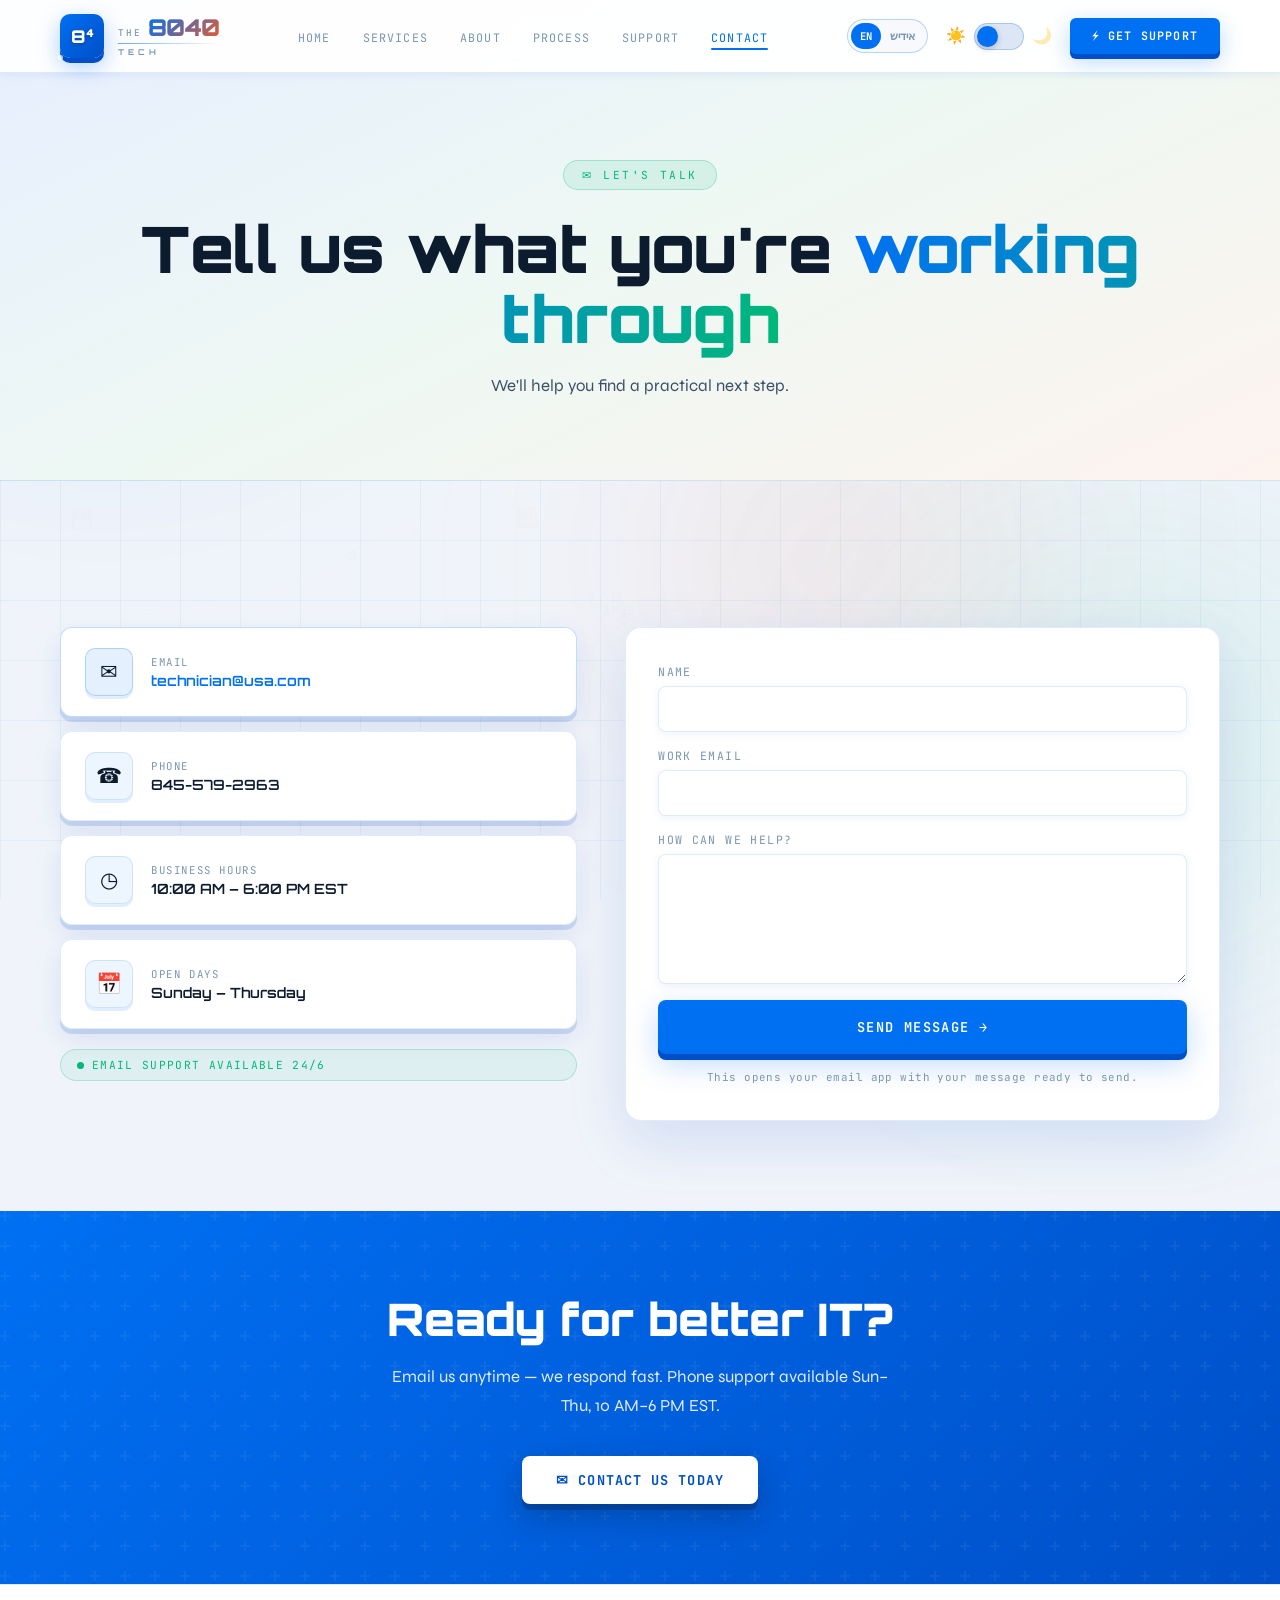
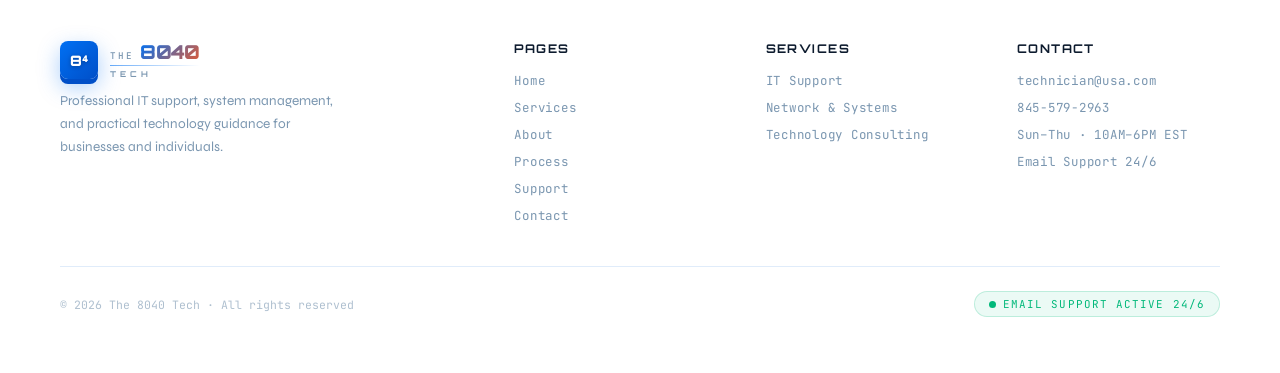
<file: contact.html>
<!DOCTYPE html>
<html lang="en" data-theme="light">
<head>
<meta charset="UTF-8"><meta name="viewport" content="width=device-width, initial-scale=1.0">
<title>Contact — The 8040 Tech</title>
<style>
@import url('https://fonts.googleapis.com/css2?family=Orbitron:wght@400;600;700;900&family=Syne:wght@300;400;500;600&family=JetBrains+Mono:wght@300;400;500&display=swap');

/* ============ LIGHT THEME ============ */
:root {
  --bg:            #f0f4fa;
  --surface:       #ffffff;
  --surface2:      #f7f9fd;
  --border:        rgba(0,100,210,0.12);
  --border2:       rgba(0,100,210,0.25);
  --accent:        #0070f3;
  --accent2:       #004fc8;
  --green:         #00b87a;
  --orange:        #f05a28;
  --purple:        #7c3aed;
  --text:          #0d1b2e;
  --text2:         #3a5068;
  --muted:         #7a96b0;
  --shadow-sm:     0 2px 8px rgba(0,70,190,0.07);
  --shadow-md:     0 8px 32px rgba(0,70,190,0.10);
  --shadow-lg:     0 20px 60px rgba(0,70,190,0.13);
  --shadow-3d:     0 5px 0 rgba(0,70,190,0.15), 0 10px 28px rgba(0,70,190,0.10);
  --card-hover:    0 8px 0 rgba(0,70,190,0.18), 0 20px 48px rgba(0,70,190,0.14);
  --nav-bg:        rgba(255,255,255,0.92);
  --grid-color:    rgba(0,100,210,0.05);
  --canvas-opacity:0.10;
  --orb1:          rgba(0,112,243,0.10);
  --orb2:          rgba(0,184,122,0.08);
  --orb3:          rgba(240,90,40,0.07);
  --hero-bg:       linear-gradient(155deg,#e6eeff 0%,#eef8f3 50%,#fdf3ef 100%);
  --tc-border:     rgba(0,100,210,0.14);
  --toggle-track:  #dde6f5;
  --toggle-knob:   #0070f3;
}

/* ============ DARK THEME ============ */
[data-theme="dark"] {
  --bg:            #050a12;
  --surface:       #0e1c2e;
  --surface2:      #0a1520;
  --border:        rgba(0,229,255,0.12);
  --border2:       rgba(0,229,255,0.28);
  --accent:        #00e5ff;
  --accent2:       #009ab5;
  --green:         #00ff9d;
  --orange:        #ff6b35;
  --purple:        #a78bfa;
  --text:          #e8f4f8;
  --text2:         #b0cdd8;
  --muted:         #7aa3b5;
  --shadow-sm:     0 2px 8px rgba(0,0,0,0.35);
  --shadow-md:     0 8px 32px rgba(0,0,0,0.45);
  --shadow-lg:     0 20px 60px rgba(0,0,0,0.55);
  --shadow-3d:     0 5px 0 rgba(0,229,255,0.14), 0 10px 28px rgba(0,0,0,0.38);
  --card-hover:    0 8px 0 rgba(0,229,255,0.14), 0 20px 48px rgba(0,229,255,0.08);
  --nav-bg:        rgba(5,10,18,0.92);
  --grid-color:    rgba(0,229,255,0.04);
  --canvas-opacity:0.17;
  --orb1:          rgba(0,229,255,0.08);
  --orb2:          rgba(0,255,157,0.06);
  --orb3:          rgba(255,107,53,0.06);
  --hero-bg:       linear-gradient(155deg,#050a12 0%,#071422 50%,#070e14 100%);
  --tc-border:     rgba(0,229,255,0.12);
  --toggle-track:  #0e1c2e;
  --toggle-knob:   #00e5ff;
}

/* ============ BASE ============ */
*, *::before, *::after { box-sizing:border-box; margin:0; padding:0; }
html { scroll-behavior:smooth; scroll-padding-top:90px; }
body {
  font-family:'Syne',sans-serif;
  background:var(--bg); color:var(--text);
  overflow-x:hidden;
  transition:background 0.4s, color 0.4s;
}
body::before {
  content:''; position:fixed; inset:0;
  background-image:
    linear-gradient(var(--grid-color) 1px, transparent 1px),
    linear-gradient(90deg, var(--grid-color) 1px, transparent 1px);
  background-size:60px 60px;
  z-index:0; pointer-events:none;
}
.orb { position:fixed; border-radius:50%; filter:blur(120px); pointer-events:none; z-index:0; animation:drift 18s ease-in-out infinite alternate; transition:background 0.5s; }
.orb1 { width:600px; height:600px; background:var(--orb1); top:-200px; left:-200px; }
.orb2 { width:500px; height:500px; background:var(--orb2); bottom:-100px; right:-100px; animation-delay:-9s; }
.orb3 { width:400px; height:400px; background:var(--orb3); top:40%; left:50%; animation-delay:-4s; }
@keyframes drift { 0%{transform:translate(0,0)scale(1);} 100%{transform:translate(40px,40px)scale(1.08);} }
#techCanvas { position:fixed; inset:0; z-index:0; pointer-events:none; opacity:var(--canvas-opacity); transition:opacity 0.4s; }
section, nav, header, footer, .stats-bar, .full-band, .cta-band { position:relative; z-index:1; }

/* ============ THEME TOGGLE ============ */
.theme-toggle { display:flex; align-items:center; gap:8px; cursor:pointer; user-select:none; }
.toggle-track {
  width:50px; height:27px; background:var(--toggle-track);
  border:1px solid var(--border2); border-radius:100px; position:relative;
  cursor:pointer; transition:background 0.3s, border-color 0.3s;
}
.toggle-knob {
  width:21px; height:21px; background:var(--toggle-knob);
  border-radius:50%; position:absolute; top:2px; left:2px;
  transition:transform 0.35s cubic-bezier(.34,1.56,.64,1), background 0.3s;
  box-shadow:0 2px 6px rgba(0,0,0,0.22);
}
[data-theme="dark"] .toggle-knob { transform:translateX(23px); }
.t-icon { font-size:1rem; line-height:1; transition:opacity 0.3s; }
[data-theme="dark"] .t-icon.sun  { opacity:0.35; }
[data-theme="light"] .t-icon.moon { opacity:0.35; }

/* ============ NAV ============ */
nav {
  position:fixed; top:0; left:0; right:0;
  display:flex; align-items:center; justify-content:space-between;
  padding:14px 60px;
  background:var(--nav-bg); backdrop-filter:blur(20px);
  border-bottom:1px solid var(--border);
  z-index:100; box-shadow:var(--shadow-sm);
  transition:background 0.4s, border-color 0.4s, box-shadow 0.4s;
}
.nav-logo { text-decoration:none; display:flex; align-items:center; gap:14px; }
.nav-logo:hover .logo-icon { transform:scale(1.08) rotate(-4deg); }
.logo-icon { position:relative; width:44px; height:44px; flex-shrink:0; transition:transform 0.35s cubic-bezier(.34,1.56,.64,1); }
.logo-icon-bg {
  position:absolute; inset:0;
  background:linear-gradient(135deg, var(--accent), var(--accent2));
  border-radius:10px;
  box-shadow:0 5px 0 var(--accent2), 0 8px 22px rgba(0,112,243,0.35);
  animation:logo-pulse 3s ease-in-out infinite;
}
@keyframes logo-pulse {
  0%,100% { box-shadow:0 5px 0 var(--accent2), 0 8px 22px rgba(0,112,243,0.3); }
  50%      { box-shadow:0 5px 0 var(--accent2), 0 12px 32px rgba(0,112,243,0.55); }
}
.logo-icon-inner {
  position:absolute; inset:0; display:flex; align-items:center; justify-content:center;
  font-family:'Orbitron',monospace; font-size:1.1rem; font-weight:900;
  color:#fff; text-shadow:0 1px 4px rgba(0,0,0,0.3);
}
.logo-icon::before, .logo-icon::after {
  content:''; position:absolute; width:5px; height:5px; border-radius:50%;
  background:rgba(255,255,255,0.7); animation:dot-blink 2s ease-in-out infinite;
}
.logo-icon::before { top:-2px; right:-2px; }
.logo-icon::after  { bottom:-2px; left:-2px; animation-delay:1s; }
@keyframes dot-blink { 0%,100%{opacity:0.4;transform:scale(1);} 50%{opacity:1;transform:scale(1.4);} }
.logo-text-group { display:flex; flex-direction:column; gap:1px; line-height:1; }
.logo-top-row { display:flex; align-items:baseline; gap:6px; }
.logo-text-the {
  font-family:'JetBrains Mono',monospace; font-size:0.58rem; font-weight:500;
  letter-spacing:0.22em; text-transform:uppercase; color:var(--muted);
}
.logo-number {
  font-family:'Orbitron',monospace; font-size:1.45rem; font-weight:900; letter-spacing:-0.03em;
  background:linear-gradient(135deg, var(--accent) 0%, var(--orange) 60%, var(--accent) 100%);
  background-size:200% auto;
  -webkit-background-clip:text; -webkit-text-fill-color:transparent; background-clip:text;
  animation:shine-text 5s linear infinite;
}
@keyframes shine-text { 0%{background-position:0% center;} 100%{background-position:250% center;} }
.logo-text-tech {
  font-family:'Orbitron',monospace; font-size:0.5rem; font-weight:700;
  letter-spacing:0.5em; text-transform:uppercase; color:var(--muted); margin-top:1px;
}
.logo-divider { width:100%; height:1px; background:linear-gradient(90deg,var(--accent),transparent); margin:2px 0; opacity:0.6; }
.nav-links { display:flex; gap:32px; list-style:none; }
.nav-links a {
  font-family:'JetBrains Mono',monospace; font-size:0.73rem; color:var(--muted);
  text-decoration:none; letter-spacing:0.1em; text-transform:uppercase;
  transition:color 0.2s; position:relative;
}
.nav-links a::after {
  content:''; position:absolute; bottom:-4px; left:0; right:0; height:2px;
  background:var(--accent); border-radius:2px; transform:scaleX(0); transition:transform 0.2s;
}
.nav-links a:hover { color:var(--accent); }
.nav-links a:hover::after, .nav-links a.active::after { transform:scaleX(1); }
.nav-links a.active { color:var(--accent); }
.nav-right { display:flex; align-items:center; gap:18px; }
.nav-cta {
  font-family:'JetBrains Mono',monospace; font-size:0.73rem;
  letter-spacing:0.1em; text-transform:uppercase;
  color:#fff; background:var(--accent);
  padding:10px 22px; border-radius:6px; text-decoration:none; font-weight:600;
  box-shadow:0 5px 0 var(--accent2), 0 7px 22px rgba(0,112,243,0.28);
  transition:all 0.2s; white-space:nowrap;
}
.nav-cta:hover { transform:translateY(-2px); box-shadow:0 7px 0 var(--accent2), 0 12px 30px rgba(0,112,243,0.38); }
.nav-cta:active { transform:translateY(3px); box-shadow:0 2px 0 var(--accent2); }
.nav-burger {
  display:none; background:var(--surface); border:1px solid var(--border2); border-radius:8px;
  width:42px; height:38px; cursor:pointer; color:var(--accent); font-size:1.1rem;
  align-items:center; justify-content:center; box-shadow:var(--shadow-sm);
}

/* ============ HERO ============ */
.hero-full {
  min-height:100vh; display:flex; flex-direction:column; align-items:center; justify-content:center;
  text-align:center; padding:120px 40px 80px; background:var(--hero-bg); transition:background 0.4s;
}
.hero-badge {
  font-family:'JetBrains Mono',monospace; font-size:0.72rem; letter-spacing:0.2em; text-transform:uppercase;
  color:var(--green); background:rgba(0,184,122,0.1); border:1px solid rgba(0,184,122,0.28);
  padding:8px 22px; border-radius:100px; margin-bottom:36px; display:inline-block;
  box-shadow:0 3px 14px rgba(0,184,122,0.15); animation:fadeUp 0.8s ease forwards; opacity:0;
}
@keyframes fadeUp{from{opacity:0;transform:translateY(20px);}to{opacity:1;transform:translateY(0);}}
.hero-title {
  font-family:'Orbitron',monospace; font-size:clamp(3rem,8vw,6.5rem); font-weight:900;
  line-height:1; letter-spacing:-0.02em; margin-bottom:12px;
  animation:fadeUp 0.8s 0.15s ease forwards; opacity:0;
}
.hero-title .line1 { display:block; color:var(--text); }
.hero-title .line2 {
  display:block;
  background:linear-gradient(90deg,var(--accent),var(--green));
  -webkit-background-clip:text; -webkit-text-fill-color:transparent; background-clip:text;
}
.hero-sub {
  font-size:1.1rem; color:var(--text2); max-width:580px; line-height:1.75; margin:24px auto 48px;
  animation:fadeUp 0.8s 0.3s ease forwards; opacity:0;
}
.hero-actions { display:flex; gap:16px; justify-content:center; flex-wrap:wrap; animation:fadeUp 0.8s 0.45s ease forwards; opacity:0; }

/* ============ SECTIONS ============ */
.section-wrap { max-width:1280px; margin:0 auto; padding:90px 60px; }
.section-tag {
  font-family:'JetBrains Mono',monospace; font-size:0.68rem; letter-spacing:0.25em; text-transform:uppercase;
  color:var(--accent); margin-bottom:14px; display:flex; align-items:center; gap:12px;
}
.section-tag::before { content:''; width:30px; height:2px; background:var(--accent); display:inline-block; border-radius:2px; }
.section-title {
  font-family:'Orbitron',monospace; font-size:clamp(1.7rem,3vw,2.6rem);
  font-weight:700; line-height:1.15; margin-bottom:18px; color:var(--text);
}
.section-title span {
  background:linear-gradient(90deg, var(--accent), var(--green));
  -webkit-background-clip:text; -webkit-text-fill-color:transparent; background-clip:text;
}
.section-desc { font-size:1rem; color:var(--text2); max-width:600px; line-height:1.8; }
.full-band {
  background:var(--surface2); border-top:1px solid var(--border); border-bottom:1px solid var(--border);
  transition:background 0.4s;
}

/* ============ BUTTONS ============ */
.btn-primary {
  display:inline-flex; align-items:center; gap:10px;
  font-family:'JetBrains Mono',monospace; font-size:0.85rem; font-weight:600; letter-spacing:0.08em; text-transform:uppercase;
  color:#fff; background:var(--accent); padding:15px 34px; border-radius:8px; text-decoration:none;
  box-shadow:0 6px 0 var(--accent2), 0 12px 32px rgba(0,112,243,0.26);
  transition:all 0.2s; border:none; cursor:pointer;
}
.btn-primary:hover { transform:translateY(-3px); box-shadow:0 9px 0 var(--accent2), 0 18px 42px rgba(0,112,243,0.38); }
.btn-primary:active { transform:translateY(3px); box-shadow:0 3px 0 var(--accent2); }
.btn-secondary {
  display:inline-flex; align-items:center; gap:10px;
  font-family:'JetBrains Mono',monospace; font-size:0.85rem; letter-spacing:0.08em; text-transform:uppercase;
  color:var(--accent); background:var(--surface); padding:14px 32px; border:2px solid var(--border2); border-radius:8px; text-decoration:none;
  box-shadow:var(--shadow-3d); transition:all 0.2s;
}
.btn-secondary:hover { transform:translateY(-3px); box-shadow:var(--card-hover); border-color:var(--accent); }
.btn-white {
  display:inline-flex; align-items:center; gap:10px;
  font-family:'JetBrains Mono',monospace; font-size:0.85rem; font-weight:700; letter-spacing:0.08em; text-transform:uppercase;
  color:var(--accent2); background:#fff; padding:15px 34px; border-radius:8px; text-decoration:none;
  box-shadow:0 6px 0 rgba(0,0,0,0.18), 0 12px 32px rgba(0,0,0,0.22);
  transition:all 0.2s;
}
.btn-white:hover { transform:translateY(-3px); box-shadow:0 9px 0 rgba(0,0,0,0.18), 0 18px 42px rgba(0,0,0,0.28); }
.btn-white:active { transform:translateY(3px); box-shadow:0 3px 0 rgba(0,0,0,0.18); }

/* ============ CARDS ============ */
.services-grid { display:grid; grid-template-columns:repeat(auto-fit,minmax(280px,1fr)); gap:22px; margin-top:56px; }
.card {
  background:var(--surface); border:1px solid var(--border); border-radius:16px;
  padding:36px 30px; position:relative; overflow:hidden;
  box-shadow:var(--shadow-3d);
  transition:transform 0.3s, box-shadow 0.3s, border-color 0.3s, background 0.4s;
}
.card::before {
  content:''; position:absolute; top:0; left:0; right:0; height:3px;
  background:linear-gradient(90deg, var(--accent), var(--green));
  transform:scaleX(0); transition:transform 0.4s; border-radius:3px 3px 0 0;
}
.card:hover { transform:translateY(-7px) scale(1.01); box-shadow:var(--card-hover); border-color:var(--border2); }
.card:hover::before { transform:scaleX(1); }
.card-icon { font-size:2.4rem; margin-bottom:18px; display:block; filter:drop-shadow(0 4px 8px rgba(0,100,210,0.15)); transition:transform 0.3s; }
.card:hover .card-icon { transform:scale(1.12) translateY(-2px); }
.card-title { font-family:'Orbitron',monospace; font-size:0.95rem; font-weight:700; color:var(--text); margin-bottom:10px; }
.card-desc { font-size:0.87rem; color:var(--text2); line-height:1.75; }
.card-tag {
  display:inline-block; margin-top:16px;
  font-family:'JetBrains Mono',monospace; font-size:0.67rem; letter-spacing:0.12em; text-transform:uppercase;
  color:var(--accent); background:rgba(0,112,243,0.07); padding:5px 13px; border-radius:100px;
  border:1px solid rgba(0,112,243,0.15);
}


/* ============ CARD LISTS & OPTIONS ============ */
.card-list { list-style:none; margin-top:14px; }
.card-list li { display:flex; gap:10px; align-items:flex-start; font-size:0.85rem; color:var(--text2); line-height:1.6; margin-bottom:8px; }
.card-list li::before { content:'\2713'; color:var(--green); font-weight:700; flex-shrink:0; }
.option-card { text-decoration:none; color:inherit; display:block; }
.option-go { display:inline-block; margin-top:16px; font-family:'JetBrains Mono',monospace; font-size:0.7rem; letter-spacing:0.12em; text-transform:uppercase; color:var(--accent); }

/* ============ FAQ ============ */
.faq-list { max-width:820px; margin:48px auto 0; }
.faq-item { background:var(--surface); border:1px solid var(--border); border-radius:12px; margin-bottom:12px; box-shadow:var(--shadow-3d); overflow:hidden; transition:border-color 0.3s, background 0.4s; }
.faq-item[open] { border-color:var(--border2); }
.faq-q { cursor:pointer; list-style:none; display:flex; justify-content:space-between; align-items:center; gap:16px; padding:20px 24px; font-family:'Orbitron',monospace; font-size:0.88rem; font-weight:700; color:var(--text); }
.faq-q::-webkit-details-marker { display:none; }
.faq-q::after { content:'+'; font-family:'JetBrains Mono',monospace; font-size:1.1rem; color:var(--accent); transition:transform 0.25s; flex-shrink:0; }
.faq-item[open] .faq-q::after { transform:rotate(45deg); }
.faq-a { padding:0 24px 20px; font-size:0.9rem; color:var(--text2); line-height:1.75; }
.faq-a a { color:var(--accent); text-decoration:none; }

/* ============ STATS BAR ============ */
.stats-bar {
  background:var(--surface); border-top:1px solid var(--border); border-bottom:1px solid var(--border);
  padding:40px 60px; display:flex; justify-content:center; gap:80px; flex-wrap:wrap;
  box-shadow:var(--shadow-sm); transition:background 0.4s, border-color 0.4s;
}
.stat { text-align:center; }
.stat-num {
  font-family:'Orbitron',monospace; font-size:2.2rem; font-weight:700; display:block; line-height:1;
  color:var(--accent);
}
.stat-label { font-family:'JetBrains Mono',monospace; font-size:0.7rem; letter-spacing:0.15em; text-transform:uppercase; color:var(--muted); margin-top:6px; display:block; }

/* ============ WHY ITEMS ============ */
.why-grid { display:grid; grid-template-columns:1fr 1fr; gap:60px; align-items:center; }
.why-item {
  display:flex; align-items:flex-start; gap:18px; padding:22px 24px;
  background:var(--surface); border:1px solid var(--border); border-radius:12px;
  box-shadow:var(--shadow-3d); transition:all 0.3s; margin-bottom:14px;
}
.why-item:hover { border-color:var(--border2); transform:translateX(6px); box-shadow:var(--card-hover); }
.why-check {
  flex-shrink:0; width:28px; height:28px; background:rgba(0,184,122,0.1);
  border:1px solid rgba(0,184,122,0.3); border-radius:50%;
  display:flex; align-items:center; justify-content:center; font-size:0.78rem; color:var(--green); margin-top:2px;
}
.why-item-title { font-family:'Orbitron',monospace; font-size:0.85rem; font-weight:700; margin-bottom:4px; color:var(--text); }
.why-item-desc { font-size:0.83rem; color:var(--text2); line-height:1.65; }

/* ============ PROCESS ============ */
.process-grid { display:grid; grid-template-columns:repeat(4,1fr); gap:0; margin-top:56px; position:relative; }
.process-grid::before {
  content:''; position:absolute; top:36px; left:12.5%; right:12.5%; height:2px;
  background:linear-gradient(90deg,transparent,var(--accent),var(--accent),transparent); opacity:0.2;
}
.step { text-align:center; padding:0 20px; }
.step-num {
  width:72px; height:72px; border:2px solid var(--border2); border-radius:50%;
  display:flex; align-items:center; justify-content:center; margin:0 auto 24px;
  background:var(--surface); box-shadow:0 6px 0 var(--border), 0 10px 22px rgba(0,100,210,0.08);
  transition:all 0.3s;
}
.step:hover .step-num { border-color:var(--accent); box-shadow:0 7px 0 var(--accent2), 0 14px 32px rgba(0,100,210,0.25); transform:translateY(-5px); }
.step-num-inner {
  font-family:'Orbitron',monospace; font-size:1.1rem; font-weight:700; color:var(--accent);
}
.step-title { font-family:'Orbitron',monospace; font-size:0.88rem; font-weight:700; margin-bottom:8px; color:var(--text); }
.step-desc { font-size:0.83rem; color:var(--text2); line-height:1.7; }

/* ============ CTA BAND ============ */
.cta-band {
  background:linear-gradient(135deg, var(--accent) 0%, var(--accent2) 100%);
  padding:80px 60px; text-align:center; position:relative; overflow:hidden;
}
.cta-band::before { content:''; position:absolute; inset:0; background:url("data:image/svg+xml,%3Csvg width='60' height='60' viewBox='0 0 60 60' xmlns='http://www.w3.org/2000/svg'%3E%3Cg fill='none' fill-rule='evenodd'%3E%3Cg fill='%23ffffff' fill-opacity='0.05'%3E%3Cpath d='M36 34v-4h-2v4h-4v2h4v4h2v-4h4v-2h-4zm0-30V0h-2v4h-4v2h4v4h2V6h4V4h-4zM6 34v-4H4v4H0v2h4v4h2v-4h4v-2H6zM6 4V0H4v4H0v2h4v4h2V6h4V4H6z'/%3E%3C/g%3E%3C/g%3E%3C/svg%3E"); }
.cta-band h2 { font-family:'Orbitron',monospace; font-size:clamp(1.8rem,3.5vw,2.8rem); font-weight:900; color:#fff; margin-bottom:16px; position:relative; }
.cta-band p { font-size:1.05rem; color:rgba(255,255,255,0.88); max-width:520px; margin:0 auto 36px; line-height:1.7; position:relative; }
.cta-band .btn-white { position:relative; }

/* ============ CONTACT ============ */
.contact-grid { display:grid; grid-template-columns:1fr 1.15fr; gap:48px; margin-top:56px; align-items:start; }
.contact-info-col { display:flex; flex-direction:column; gap:14px; }
.info-card {
  display:flex; align-items:center; gap:18px; padding:20px 24px;
  background:var(--surface); border:1px solid var(--border); border-radius:12px;
  transition:all 0.3s; text-decoration:none; color:inherit; box-shadow:var(--shadow-3d);
}
.info-card:hover { border-color:var(--border2); transform:translateX(6px); box-shadow:var(--card-hover); }
.info-icon {
  width:48px; height:48px; background:rgba(0,112,243,0.07); border:1px solid rgba(0,112,243,0.14);
  border-radius:10px; display:flex; align-items:center; justify-content:center;
  font-size:1.3rem; flex-shrink:0; box-shadow:0 3px 0 rgba(0,112,243,0.12);
}
.info-label { font-family:'JetBrains Mono',monospace; font-size:0.67rem; letter-spacing:0.15em; text-transform:uppercase; color:var(--muted); margin-bottom:3px; }
.info-value { font-family:'Orbitron',monospace; font-size:0.88rem; font-weight:600; color:var(--text); }
.info-card.primary { border-color:rgba(0,112,243,0.24); }
.info-card.primary .info-icon { background:rgba(0,112,243,0.10); border-color:rgba(0,112,243,0.24); }
.info-card.primary .info-value { color:var(--accent); }
.hours-badge {
  display:inline-flex; align-items:center; gap:8px;
  font-family:'JetBrains Mono',monospace; font-size:0.7rem; letter-spacing:0.12em; text-transform:uppercase;
  color:var(--green); background:rgba(0,184,122,0.08); border:1px solid rgba(0,184,122,0.22);
  padding:8px 16px; border-radius:100px; margin-top:6px;
}
.contact-form-card {
  background:var(--surface); border:1px solid var(--border); border-radius:16px;
  padding:36px 32px; box-shadow:var(--shadow-lg); transition:background 0.4s, border-color 0.4s;
}
.contact-form-card form { display:flex; flex-direction:column; gap:16px; }
.form-group { display:flex; flex-direction:column; gap:7px; }
.form-label { font-family:'JetBrains Mono',monospace; font-size:0.72rem; letter-spacing:0.12em; text-transform:uppercase; color:var(--muted); }
.form-input, .form-textarea {
  background:var(--surface); border:1.5px solid var(--border); border-radius:8px;
  padding:13px 16px; font-family:'Syne',sans-serif; font-size:0.92rem; color:var(--text);
  outline:none; width:100%; box-shadow:var(--shadow-sm);
  transition:border-color 0.2s, box-shadow 0.2s, background 0.4s;
}
.form-input:focus, .form-textarea:focus { border-color:var(--accent); box-shadow:0 0 0 3px rgba(0,112,243,0.1), 0 4px 0 rgba(0,112,243,0.12); }
.form-textarea { resize:vertical; min-height:130px; }
.btn-send {
  display:flex; align-items:center; justify-content:center; gap:10px;
  font-family:'JetBrains Mono',monospace; font-size:0.85rem; font-weight:600; letter-spacing:0.1em; text-transform:uppercase;
  color:#fff; background:var(--accent); border:none; padding:18px; border-radius:8px; cursor:pointer;
  box-shadow:0 6px 0 var(--accent2), 0 10px 30px rgba(0,112,243,0.25); transition:all 0.2s;
}
.btn-send:hover { transform:translateY(-3px); box-shadow:0 9px 0 var(--accent2), 0 16px 40px rgba(0,112,243,0.35); }
.btn-send:active { transform:translateY(3px); box-shadow:0 3px 0 var(--accent2); }
.form-note { font-family:'JetBrains Mono',monospace; font-size:0.68rem; color:var(--muted); text-align:center; letter-spacing:0.04em; }

/* ============ FOOTER ============ */
footer { background:var(--surface); border-top:1px solid var(--border); padding:56px 60px; transition:background 0.4s, border-color 0.4s; }
.footer-inner { max-width:1280px; margin:0 auto; display:grid; grid-template-columns:2fr 1fr 1fr 1fr; gap:48px; }
.footer-logo-wrap { display:flex; align-items:center; gap:12px; margin-bottom:10px; }
.footer-logo-icon { position:relative; width:38px; height:38px; flex-shrink:0; }
.footer-logo-icon .logo-icon-bg { border-radius:8px; }
.footer-logo-icon .logo-icon-inner { font-size:0.9rem; }
.footer-desc { font-size:0.85rem; color:var(--muted); line-height:1.7; max-width:280px; margin-top:8px; }
.footer-col-title { font-family:'Orbitron',monospace; font-size:0.75rem; font-weight:700; letter-spacing:0.12em; text-transform:uppercase; color:var(--text); margin-bottom:16px; }
.footer-col a { display:block; font-family:'JetBrains Mono',monospace; font-size:0.78rem; color:var(--muted); text-decoration:none; margin-bottom:10px; letter-spacing:0.06em; transition:color 0.2s; }
.footer-col a:hover { color:var(--accent); }
.footer-bottom {
  max-width:1280px; margin:32px auto 0; padding-top:24px;
  border-top:1px solid var(--border);
  display:flex; justify-content:space-between; align-items:center; flex-wrap:wrap; gap:16px;
}
.footer-copy { font-family:'JetBrains Mono',monospace; font-size:0.72rem; color:var(--muted); opacity:0.6; }
.footer-badge {
  font-family:'JetBrains Mono',monospace; font-size:0.68rem; letter-spacing:0.1em; text-transform:uppercase;
  color:var(--green); background:rgba(0,184,122,0.08); border:1px solid rgba(0,184,122,0.2);
  padding:5px 14px; border-radius:100px; display:flex; align-items:center; gap:7px;
}
.pulse-dot { width:7px; height:7px; border-radius:50%; background:var(--green); animation:pg 1.5s ease-in-out infinite; }
@keyframes pg { 0%,100%{opacity:1;box-shadow:0 0 0 0 rgba(0,184,122,0.45);} 50%{opacity:0.7;box-shadow:0 0 0 6px rgba(0,184,122,0);} }

/* ============ REVEAL / SCROLLBAR ============ */
.reveal { opacity:0; transform:translateY(28px); transition:opacity 0.7s ease, transform 0.7s ease; }
.reveal.visible { opacity:1; transform:translateY(0); }
::-webkit-scrollbar { width:6px; }
::-webkit-scrollbar-track { background:var(--bg); }
::-webkit-scrollbar-thumb { background:rgba(0,112,243,0.22); border-radius:3px; }
::-webkit-scrollbar-thumb:hover { background:rgba(0,112,243,0.42); }

/* ============ RESPONSIVE ============ */
@media(max-width:1024px) {
  .footer-inner { grid-template-columns:1fr 1fr; }
}
@media(max-width:900px) {
  nav { padding:14px 20px; }
  .nav-burger { display:flex; }
  .nav-links {
    display:none; position:absolute; top:100%; left:0; right:0;
    flex-direction:column; gap:0; background:var(--surface);
    border-bottom:1px solid var(--border); box-shadow:var(--shadow-md); padding:8px 0;
  }
  .nav-links.open { display:flex; }
  .nav-links li { width:100%; }
  .nav-links a { display:block; padding:14px 24px; }
  .nav-links a::after { display:none; }
  .section-wrap { padding:60px 20px; }
  .stats-bar { padding:36px 20px; gap:36px; }
  .process-grid { grid-template-columns:1fr 1fr; gap:32px 0; }
  .process-grid::before { display:none; }
  .why-grid { grid-template-columns:1fr; gap:36px; }
  .contact-grid { grid-template-columns:1fr; gap:36px; }
  .cta-band { padding:60px 24px; }
  footer { padding:40px 20px; }
  .footer-inner { grid-template-columns:1fr 1fr; gap:32px; }
  .hero-full { padding:110px 20px 60px; }
}
@media(max-width:600px) {
  .process-grid { grid-template-columns:1fr; }
  .footer-inner { grid-template-columns:1fr; }
  .footer-bottom { flex-direction:column; text-align:center; }
  nav { padding:12px 16px; }
  .nav-right { gap:10px; }
  .nav-cta { display:none; }
}

/* ============ PAGE HERO ============ */
.page-hero {
  padding:160px 60px 80px;
  background:var(--hero-bg); text-align:center;
  border-bottom:1px solid var(--border);
  transition:background 0.4s;
}
.page-hero-tag {
  font-family:'JetBrains Mono',monospace; font-size:0.7rem; letter-spacing:0.22em; text-transform:uppercase;
  color:var(--green); background:rgba(0,184,122,0.1); border:1px solid rgba(0,184,122,0.25);
  padding:7px 18px; border-radius:100px; display:inline-block; margin-bottom:24px;
}
.page-hero-title {
  font-family:'Orbitron',monospace;
  font-size:clamp(2.2rem,5vw,4rem); font-weight:900; line-height:1.1;
  color:var(--text); margin-bottom:16px;
}
.page-hero-title span {
  background:linear-gradient(90deg, var(--accent), var(--green));
  -webkit-background-clip:text; -webkit-text-fill-color:transparent; background-clip:text;
}
.page-hero-sub { font-size:1.05rem; color:var(--text2); max-width:560px; margin:0 auto; line-height:1.75; }
@media(max-width:900px){ .page-hero { padding:130px 24px 60px; } }
</style>
<link rel="stylesheet" href="lang.css">
</head>
<body>
<div class="orb orb1"></div><div class="orb orb2"></div><div class="orb orb3"></div>
<canvas id="techCanvas"></canvas>

<nav>
  <a href="index.html" class="nav-logo">
    <div class="logo-icon"><div class="logo-icon-bg"></div><div class="logo-icon-inner">8⁴</div></div>
    <div class="logo-text-group">
      <div class="logo-top-row"><span class="logo-text-the">The</span><span class="logo-number">8040</span></div>
      <div class="logo-divider"></div><span class="logo-text-tech">Tech</span>
    </div>
  </a>
  <ul class="nav-links" id="navLinks">
    <li><a href="index.html">Home</a></li>
    <li><a href="services.html">Services</a></li>
    <li><a href="about.html">About</a></li>
    <li><a href="process.html">Process</a></li>
    <li><a href="support.html">Support</a></li>
    <li><a href="contact.html" class="active">Contact</a></li>
  </ul>
  <div class="nav-right"><div class="lang-switch" role="group" aria-label="Language"><button type="button" class="lang-btn active" data-lang="en">EN</button><button type="button" class="lang-btn" data-lang="yi">אידיש</button></div>
    <label class="theme-toggle" aria-label="Toggle dark mode"><span class="t-icon sun">☀️</span><div class="toggle-track" id="toggleTrack"><div class="toggle-knob"></div></div><span class="t-icon moon">🌙</span></label>
    <a href="contact.html" class="nav-cta">⚡ Get Support</a>
    <button class="nav-burger" id="navBurger" aria-label="Menu">☰</button>
  </div>
</nav>

<header class="page-hero">
  <div class="page-hero-tag">✉ Let's Talk</div>
  <h1 class="page-hero-title">Tell us what you're <span>working through</span></h1>
  <p class="page-hero-sub">We'll help you find a practical next step.</p>
</header>

<section>
  <div class="section-wrap">
    <div class="contact-grid reveal">
      <div class="contact-info-col">
        <a href="mailto:technician@usa.com" class="info-card primary"><div class="info-icon">✉</div><div><div class="info-label">Email</div><div class="info-value">technician@usa.com</div></div></a>
        <a href="tel:8455792963" class="info-card"><div class="info-icon">☎</div><div><div class="info-label">Phone</div><div class="info-value">845-579-2963</div></div></a>
        <div class="info-card"><div class="info-icon">◷</div><div><div class="info-label">Business Hours</div><div class="info-value">10:00 AM – 6:00 PM EST</div></div></div>
        <div class="info-card"><div class="info-icon">📅</div><div><div class="info-label">Open Days</div><div class="info-value">Sunday – Thursday</div></div></div>
        <span class="hours-badge"><span class="pulse-dot"></span> Email support available 24/6</span>
      </div>
      <div class="contact-form-card">
        <form id="contactForm">
          <div class="form-group"><label class="form-label" for="cf-name">Name</label><input class="form-input" id="cf-name" name="name" type="text" required autocomplete="name"></div>
          <div class="form-group"><label class="form-label" for="cf-email">Work email</label><input class="form-input" id="cf-email" name="email" type="email" required autocomplete="email"></div>
          <div class="form-group"><label class="form-label" for="cf-message">How can we help?</label><textarea class="form-textarea" id="cf-message" name="message" required></textarea></div>
          <button type="submit" class="btn-send">Send message →</button>
          <div class="form-note">This opens your email app with your message ready to send.</div>
        </form>
      </div>
    </div>
  </div>
</section>

<div class="cta-band">
  <h2>Ready for better IT?</h2>
  <p>Email us anytime — we respond fast. Phone support available Sun–Thu, 10 AM–6 PM EST.</p>
  <a href="contact.html" class="btn-white">✉ Contact Us Today</a>
</div>

<footer>
  <div class="footer-inner">
    <div>
      <div class="footer-logo-wrap">
        <div class="footer-logo-icon"><div class="logo-icon-bg"></div><div class="logo-icon-inner">8⁴</div></div>
        <div class="logo-text-group">
          <div class="logo-top-row"><span class="logo-text-the">The</span><span class="logo-number" style="font-size:1.2rem;">8040</span></div>
          <div class="logo-divider"></div><span class="logo-text-tech">Tech</span>
        </div>
      </div>
      <p class="footer-desc">Professional IT support, system management, and practical technology guidance for businesses and individuals.</p>
    </div>
    <div class="footer-col">
      <div class="footer-col-title">Pages</div>
      <a href="index.html">Home</a><a href="services.html">Services</a>
      <a href="about.html">About</a><a href="process.html">Process</a><a href="support.html">Support</a><a href="contact.html">Contact</a>
    </div>
    <div class="footer-col">
      <div class="footer-col-title">Services</div>
      <a href="services.html">IT Support</a><a href="services.html">Network & Systems</a>
      <a href="services.html">Technology Consulting</a>
    </div>
    <div class="footer-col">
      <div class="footer-col-title">Contact</div>
      <a href="mailto:technician@usa.com">technician@usa.com</a>
      <a href="tel:8455792963">845-579-2963</a>
      <a href="contact.html">Sun–Thu · 10AM–6PM EST</a>
      <a href="contact.html">Email Support 24/6</a>
    </div>
  </div>
  <div class="footer-bottom">
    <span class="footer-copy">© 2026 The 8040 Tech · All rights reserved</span>
    <div class="footer-badge"><div class="pulse-dot"></div>Email Support Active 24/6</div>
  </div>
</footer>
<script>
/* Theme */
function initTheme(){const s=localStorage.getItem('8040-theme');if(s)document.documentElement.setAttribute('data-theme',s);}
function toggleTheme(){const h=document.documentElement;const d=h.getAttribute('data-theme')==='dark';h.setAttribute('data-theme',d?'light':'dark');localStorage.setItem('8040-theme',d?'light':'dark');}
initTheme();
document.addEventListener('DOMContentLoaded',()=>{
  const track=document.getElementById('toggleTrack');
  if(track)track.addEventListener('click',toggleTheme);

  /* Mobile menu */
  const burger=document.getElementById('navBurger');
  const links=document.getElementById('navLinks');
  if(burger&&links){
    burger.addEventListener('click',()=>links.classList.toggle('open'));
    links.querySelectorAll('a').forEach(a=>a.addEventListener('click',()=>links.classList.remove('open')));
  }

  /* Scroll reveal */
  const reveals=document.querySelectorAll('.reveal');
  const obs=new IntersectionObserver(entries=>{
    entries.forEach(e=>{if(e.isIntersecting){e.target.classList.add('visible');obs.unobserve(e.target);}});
  },{threshold:0.1});
  reveals.forEach(r=>obs.observe(r));

  /* Canvas */
  const canvas=document.getElementById('techCanvas');
  if(!canvas)return;
  const ctx=canvas.getContext('2d');
  function resize(){canvas.width=innerWidth;canvas.height=innerHeight;}
  resize();
  window.addEventListener('resize',()=>{resize();initP();});
  const SYM=['⌘','⌥','⇧','⌃','⎋','⏎','⌨','🖥','💻','📡','🔌','💡','📶','⚙','🔧','💾','🖱','🛡','🔐','🔑','</>','{ }','//','&&','||','git','ssh','TCP','DNS','SSL','API','VPN'];
  let P=[];
  function initP(){
    P=[];
    const n=Math.floor((canvas.width*canvas.height)/22000);
    for(let i=0;i<n;i++)P.push({
      x:Math.random()*canvas.width,y:Math.random()*canvas.height,
      s:SYM[Math.floor(Math.random()*SYM.length)],
      sz:10+Math.random()*14,sp:0.15+Math.random()*0.3,
      op:0.06+Math.random()*0.15,dr:(Math.random()-0.5)*0.3
    });
  }
  initP();
  function draw(){
    ctx.clearRect(0,0,canvas.width,canvas.height);
    const dark=document.documentElement.getAttribute('data-theme')==='dark';
    ctx.fillStyle=dark?'#00e5ff':'#0060cc';
    P.forEach(p=>{
      ctx.save();ctx.globalAlpha=p.op;
      ctx.font=p.sz+'px JetBrains Mono,monospace';
      ctx.fillText(p.s,p.x,p.y);ctx.restore();
      p.y-=p.sp;p.x+=p.dr;
      if(p.y<-30){p.y=canvas.height+30;p.x=Math.random()*canvas.width;}
      if(p.x<-40)p.x=canvas.width+10;
      if(p.x>canvas.width+40)p.x=-10;
    });
    requestAnimationFrame(draw);
  }
  draw();
});

/* Contact form -> mailto */
document.addEventListener('DOMContentLoaded',()=>{
  const form=document.getElementById('contactForm');
  if(!form)return;
  form.addEventListener('submit',e=>{
    e.preventDefault();
    const name=form.querySelector('[name="name"]').value||'';
    const email=form.querySelector('[name="email"]').value||'';
    const msg=form.querySelector('[name="message"]').value||'';
    const sub=encodeURIComponent('[8040 Tech Support] New Request — '+name);
    const body=encodeURIComponent('Name: '+name+'\nEmail: '+email+'\n\nMessage:\n'+msg);
    window.location.href='mailto:technician@usa.com?subject='+sub+'&body='+body;
  });
});
</script>
<script src="lang.js?v=2"></script>
</body>
</html>
</file>
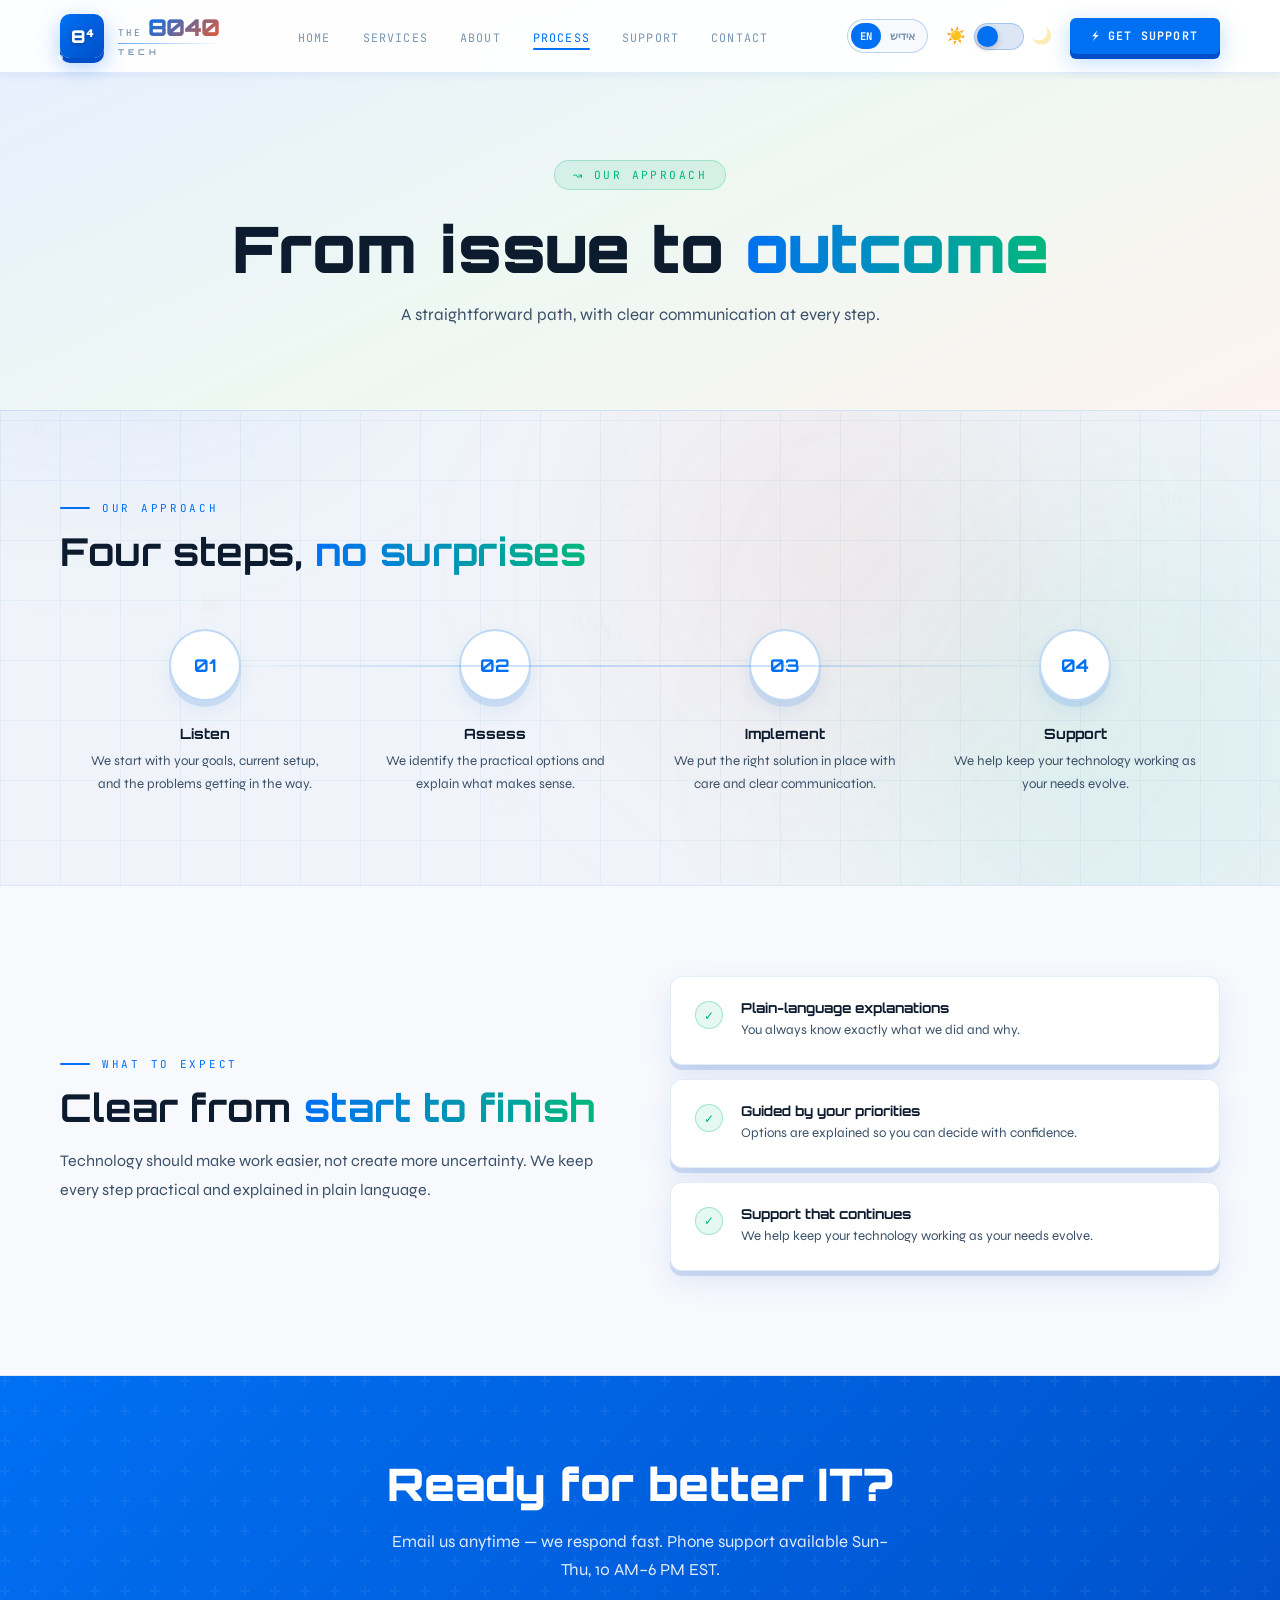
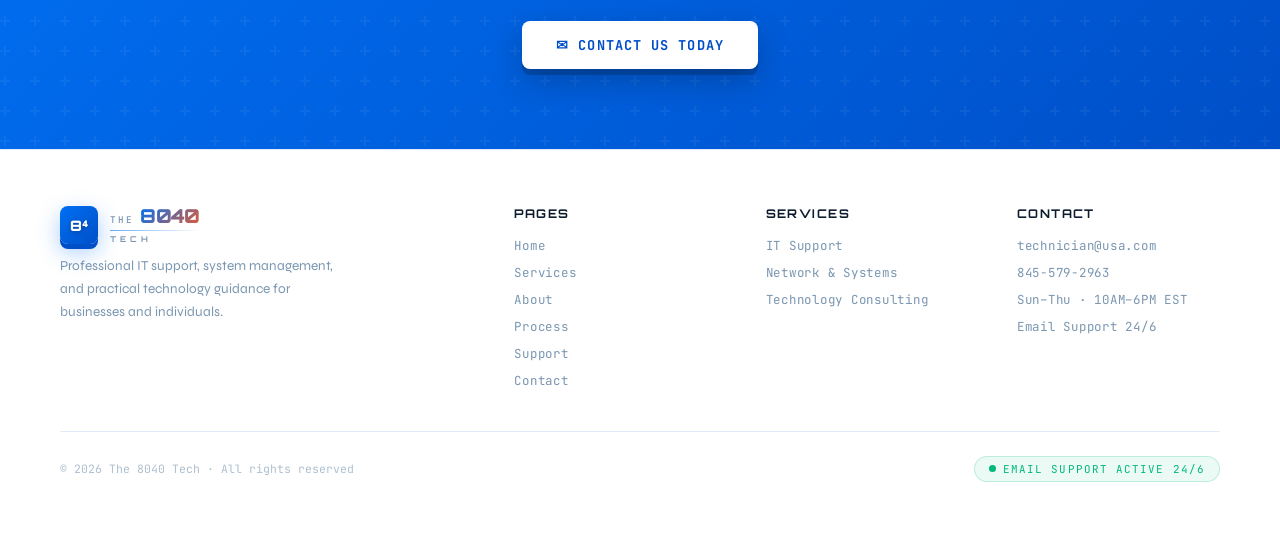
<file: process.html>
<!DOCTYPE html>
<html lang="en" data-theme="light">
<head>
<meta charset="UTF-8"><meta name="viewport" content="width=device-width, initial-scale=1.0">
<title>Our Process — The 8040 Tech</title>
<style>
@import url('https://fonts.googleapis.com/css2?family=Orbitron:wght@400;600;700;900&family=Syne:wght@300;400;500;600&family=JetBrains+Mono:wght@300;400;500&display=swap');

/* ============ LIGHT THEME ============ */
:root {
  --bg:            #f0f4fa;
  --surface:       #ffffff;
  --surface2:      #f7f9fd;
  --border:        rgba(0,100,210,0.12);
  --border2:       rgba(0,100,210,0.25);
  --accent:        #0070f3;
  --accent2:       #004fc8;
  --green:         #00b87a;
  --orange:        #f05a28;
  --purple:        #7c3aed;
  --text:          #0d1b2e;
  --text2:         #3a5068;
  --muted:         #7a96b0;
  --shadow-sm:     0 2px 8px rgba(0,70,190,0.07);
  --shadow-md:     0 8px 32px rgba(0,70,190,0.10);
  --shadow-lg:     0 20px 60px rgba(0,70,190,0.13);
  --shadow-3d:     0 5px 0 rgba(0,70,190,0.15), 0 10px 28px rgba(0,70,190,0.10);
  --card-hover:    0 8px 0 rgba(0,70,190,0.18), 0 20px 48px rgba(0,70,190,0.14);
  --nav-bg:        rgba(255,255,255,0.92);
  --grid-color:    rgba(0,100,210,0.05);
  --canvas-opacity:0.10;
  --orb1:          rgba(0,112,243,0.10);
  --orb2:          rgba(0,184,122,0.08);
  --orb3:          rgba(240,90,40,0.07);
  --hero-bg:       linear-gradient(155deg,#e6eeff 0%,#eef8f3 50%,#fdf3ef 100%);
  --tc-border:     rgba(0,100,210,0.14);
  --toggle-track:  #dde6f5;
  --toggle-knob:   #0070f3;
}

/* ============ DARK THEME ============ */
[data-theme="dark"] {
  --bg:            #050a12;
  --surface:       #0e1c2e;
  --surface2:      #0a1520;
  --border:        rgba(0,229,255,0.12);
  --border2:       rgba(0,229,255,0.28);
  --accent:        #00e5ff;
  --accent2:       #009ab5;
  --green:         #00ff9d;
  --orange:        #ff6b35;
  --purple:        #a78bfa;
  --text:          #e8f4f8;
  --text2:         #b0cdd8;
  --muted:         #7aa3b5;
  --shadow-sm:     0 2px 8px rgba(0,0,0,0.35);
  --shadow-md:     0 8px 32px rgba(0,0,0,0.45);
  --shadow-lg:     0 20px 60px rgba(0,0,0,0.55);
  --shadow-3d:     0 5px 0 rgba(0,229,255,0.14), 0 10px 28px rgba(0,0,0,0.38);
  --card-hover:    0 8px 0 rgba(0,229,255,0.14), 0 20px 48px rgba(0,229,255,0.08);
  --nav-bg:        rgba(5,10,18,0.92);
  --grid-color:    rgba(0,229,255,0.04);
  --canvas-opacity:0.17;
  --orb1:          rgba(0,229,255,0.08);
  --orb2:          rgba(0,255,157,0.06);
  --orb3:          rgba(255,107,53,0.06);
  --hero-bg:       linear-gradient(155deg,#050a12 0%,#071422 50%,#070e14 100%);
  --tc-border:     rgba(0,229,255,0.12);
  --toggle-track:  #0e1c2e;
  --toggle-knob:   #00e5ff;
}

/* ============ BASE ============ */
*, *::before, *::after { box-sizing:border-box; margin:0; padding:0; }
html { scroll-behavior:smooth; scroll-padding-top:90px; }
body {
  font-family:'Syne',sans-serif;
  background:var(--bg); color:var(--text);
  overflow-x:hidden;
  transition:background 0.4s, color 0.4s;
}
body::before {
  content:''; position:fixed; inset:0;
  background-image:
    linear-gradient(var(--grid-color) 1px, transparent 1px),
    linear-gradient(90deg, var(--grid-color) 1px, transparent 1px);
  background-size:60px 60px;
  z-index:0; pointer-events:none;
}
.orb { position:fixed; border-radius:50%; filter:blur(120px); pointer-events:none; z-index:0; animation:drift 18s ease-in-out infinite alternate; transition:background 0.5s; }
.orb1 { width:600px; height:600px; background:var(--orb1); top:-200px; left:-200px; }
.orb2 { width:500px; height:500px; background:var(--orb2); bottom:-100px; right:-100px; animation-delay:-9s; }
.orb3 { width:400px; height:400px; background:var(--orb3); top:40%; left:50%; animation-delay:-4s; }
@keyframes drift { 0%{transform:translate(0,0)scale(1);} 100%{transform:translate(40px,40px)scale(1.08);} }
#techCanvas { position:fixed; inset:0; z-index:0; pointer-events:none; opacity:var(--canvas-opacity); transition:opacity 0.4s; }
section, nav, header, footer, .stats-bar, .full-band, .cta-band { position:relative; z-index:1; }

/* ============ THEME TOGGLE ============ */
.theme-toggle { display:flex; align-items:center; gap:8px; cursor:pointer; user-select:none; }
.toggle-track {
  width:50px; height:27px; background:var(--toggle-track);
  border:1px solid var(--border2); border-radius:100px; position:relative;
  cursor:pointer; transition:background 0.3s, border-color 0.3s;
}
.toggle-knob {
  width:21px; height:21px; background:var(--toggle-knob);
  border-radius:50%; position:absolute; top:2px; left:2px;
  transition:transform 0.35s cubic-bezier(.34,1.56,.64,1), background 0.3s;
  box-shadow:0 2px 6px rgba(0,0,0,0.22);
}
[data-theme="dark"] .toggle-knob { transform:translateX(23px); }
.t-icon { font-size:1rem; line-height:1; transition:opacity 0.3s; }
[data-theme="dark"] .t-icon.sun  { opacity:0.35; }
[data-theme="light"] .t-icon.moon { opacity:0.35; }

/* ============ NAV ============ */
nav {
  position:fixed; top:0; left:0; right:0;
  display:flex; align-items:center; justify-content:space-between;
  padding:14px 60px;
  background:var(--nav-bg); backdrop-filter:blur(20px);
  border-bottom:1px solid var(--border);
  z-index:100; box-shadow:var(--shadow-sm);
  transition:background 0.4s, border-color 0.4s, box-shadow 0.4s;
}
.nav-logo { text-decoration:none; display:flex; align-items:center; gap:14px; }
.nav-logo:hover .logo-icon { transform:scale(1.08) rotate(-4deg); }
.logo-icon { position:relative; width:44px; height:44px; flex-shrink:0; transition:transform 0.35s cubic-bezier(.34,1.56,.64,1); }
.logo-icon-bg {
  position:absolute; inset:0;
  background:linear-gradient(135deg, var(--accent), var(--accent2));
  border-radius:10px;
  box-shadow:0 5px 0 var(--accent2), 0 8px 22px rgba(0,112,243,0.35);
  animation:logo-pulse 3s ease-in-out infinite;
}
@keyframes logo-pulse {
  0%,100% { box-shadow:0 5px 0 var(--accent2), 0 8px 22px rgba(0,112,243,0.3); }
  50%      { box-shadow:0 5px 0 var(--accent2), 0 12px 32px rgba(0,112,243,0.55); }
}
.logo-icon-inner {
  position:absolute; inset:0; display:flex; align-items:center; justify-content:center;
  font-family:'Orbitron',monospace; font-size:1.1rem; font-weight:900;
  color:#fff; text-shadow:0 1px 4px rgba(0,0,0,0.3);
}
.logo-icon::before, .logo-icon::after {
  content:''; position:absolute; width:5px; height:5px; border-radius:50%;
  background:rgba(255,255,255,0.7); animation:dot-blink 2s ease-in-out infinite;
}
.logo-icon::before { top:-2px; right:-2px; }
.logo-icon::after  { bottom:-2px; left:-2px; animation-delay:1s; }
@keyframes dot-blink { 0%,100%{opacity:0.4;transform:scale(1);} 50%{opacity:1;transform:scale(1.4);} }
.logo-text-group { display:flex; flex-direction:column; gap:1px; line-height:1; }
.logo-top-row { display:flex; align-items:baseline; gap:6px; }
.logo-text-the {
  font-family:'JetBrains Mono',monospace; font-size:0.58rem; font-weight:500;
  letter-spacing:0.22em; text-transform:uppercase; color:var(--muted);
}
.logo-number {
  font-family:'Orbitron',monospace; font-size:1.45rem; font-weight:900; letter-spacing:-0.03em;
  background:linear-gradient(135deg, var(--accent) 0%, var(--orange) 60%, var(--accent) 100%);
  background-size:200% auto;
  -webkit-background-clip:text; -webkit-text-fill-color:transparent; background-clip:text;
  animation:shine-text 5s linear infinite;
}
@keyframes shine-text { 0%{background-position:0% center;} 100%{background-position:250% center;} }
.logo-text-tech {
  font-family:'Orbitron',monospace; font-size:0.5rem; font-weight:700;
  letter-spacing:0.5em; text-transform:uppercase; color:var(--muted); margin-top:1px;
}
.logo-divider { width:100%; height:1px; background:linear-gradient(90deg,var(--accent),transparent); margin:2px 0; opacity:0.6; }
.nav-links { display:flex; gap:32px; list-style:none; }
.nav-links a {
  font-family:'JetBrains Mono',monospace; font-size:0.73rem; color:var(--muted);
  text-decoration:none; letter-spacing:0.1em; text-transform:uppercase;
  transition:color 0.2s; position:relative;
}
.nav-links a::after {
  content:''; position:absolute; bottom:-4px; left:0; right:0; height:2px;
  background:var(--accent); border-radius:2px; transform:scaleX(0); transition:transform 0.2s;
}
.nav-links a:hover { color:var(--accent); }
.nav-links a:hover::after, .nav-links a.active::after { transform:scaleX(1); }
.nav-links a.active { color:var(--accent); }
.nav-right { display:flex; align-items:center; gap:18px; }
.nav-cta {
  font-family:'JetBrains Mono',monospace; font-size:0.73rem;
  letter-spacing:0.1em; text-transform:uppercase;
  color:#fff; background:var(--accent);
  padding:10px 22px; border-radius:6px; text-decoration:none; font-weight:600;
  box-shadow:0 5px 0 var(--accent2), 0 7px 22px rgba(0,112,243,0.28);
  transition:all 0.2s; white-space:nowrap;
}
.nav-cta:hover { transform:translateY(-2px); box-shadow:0 7px 0 var(--accent2), 0 12px 30px rgba(0,112,243,0.38); }
.nav-cta:active { transform:translateY(3px); box-shadow:0 2px 0 var(--accent2); }
.nav-burger {
  display:none; background:var(--surface); border:1px solid var(--border2); border-radius:8px;
  width:42px; height:38px; cursor:pointer; color:var(--accent); font-size:1.1rem;
  align-items:center; justify-content:center; box-shadow:var(--shadow-sm);
}

/* ============ HERO ============ */
.hero-full {
  min-height:100vh; display:flex; flex-direction:column; align-items:center; justify-content:center;
  text-align:center; padding:120px 40px 80px; background:var(--hero-bg); transition:background 0.4s;
}
.hero-badge {
  font-family:'JetBrains Mono',monospace; font-size:0.72rem; letter-spacing:0.2em; text-transform:uppercase;
  color:var(--green); background:rgba(0,184,122,0.1); border:1px solid rgba(0,184,122,0.28);
  padding:8px 22px; border-radius:100px; margin-bottom:36px; display:inline-block;
  box-shadow:0 3px 14px rgba(0,184,122,0.15); animation:fadeUp 0.8s ease forwards; opacity:0;
}
@keyframes fadeUp{from{opacity:0;transform:translateY(20px);}to{opacity:1;transform:translateY(0);}}
.hero-title {
  font-family:'Orbitron',monospace; font-size:clamp(3rem,8vw,6.5rem); font-weight:900;
  line-height:1; letter-spacing:-0.02em; margin-bottom:12px;
  animation:fadeUp 0.8s 0.15s ease forwards; opacity:0;
}
.hero-title .line1 { display:block; color:var(--text); }
.hero-title .line2 {
  display:block;
  background:linear-gradient(90deg,var(--accent),var(--green));
  -webkit-background-clip:text; -webkit-text-fill-color:transparent; background-clip:text;
}
.hero-sub {
  font-size:1.1rem; color:var(--text2); max-width:580px; line-height:1.75; margin:24px auto 48px;
  animation:fadeUp 0.8s 0.3s ease forwards; opacity:0;
}
.hero-actions { display:flex; gap:16px; justify-content:center; flex-wrap:wrap; animation:fadeUp 0.8s 0.45s ease forwards; opacity:0; }

/* ============ SECTIONS ============ */
.section-wrap { max-width:1280px; margin:0 auto; padding:90px 60px; }
.section-tag {
  font-family:'JetBrains Mono',monospace; font-size:0.68rem; letter-spacing:0.25em; text-transform:uppercase;
  color:var(--accent); margin-bottom:14px; display:flex; align-items:center; gap:12px;
}
.section-tag::before { content:''; width:30px; height:2px; background:var(--accent); display:inline-block; border-radius:2px; }
.section-title {
  font-family:'Orbitron',monospace; font-size:clamp(1.7rem,3vw,2.6rem);
  font-weight:700; line-height:1.15; margin-bottom:18px; color:var(--text);
}
.section-title span {
  background:linear-gradient(90deg, var(--accent), var(--green));
  -webkit-background-clip:text; -webkit-text-fill-color:transparent; background-clip:text;
}
.section-desc { font-size:1rem; color:var(--text2); max-width:600px; line-height:1.8; }
.full-band {
  background:var(--surface2); border-top:1px solid var(--border); border-bottom:1px solid var(--border);
  transition:background 0.4s;
}

/* ============ BUTTONS ============ */
.btn-primary {
  display:inline-flex; align-items:center; gap:10px;
  font-family:'JetBrains Mono',monospace; font-size:0.85rem; font-weight:600; letter-spacing:0.08em; text-transform:uppercase;
  color:#fff; background:var(--accent); padding:15px 34px; border-radius:8px; text-decoration:none;
  box-shadow:0 6px 0 var(--accent2), 0 12px 32px rgba(0,112,243,0.26);
  transition:all 0.2s; border:none; cursor:pointer;
}
.btn-primary:hover { transform:translateY(-3px); box-shadow:0 9px 0 var(--accent2), 0 18px 42px rgba(0,112,243,0.38); }
.btn-primary:active { transform:translateY(3px); box-shadow:0 3px 0 var(--accent2); }
.btn-secondary {
  display:inline-flex; align-items:center; gap:10px;
  font-family:'JetBrains Mono',monospace; font-size:0.85rem; letter-spacing:0.08em; text-transform:uppercase;
  color:var(--accent); background:var(--surface); padding:14px 32px; border:2px solid var(--border2); border-radius:8px; text-decoration:none;
  box-shadow:var(--shadow-3d); transition:all 0.2s;
}
.btn-secondary:hover { transform:translateY(-3px); box-shadow:var(--card-hover); border-color:var(--accent); }
.btn-white {
  display:inline-flex; align-items:center; gap:10px;
  font-family:'JetBrains Mono',monospace; font-size:0.85rem; font-weight:700; letter-spacing:0.08em; text-transform:uppercase;
  color:var(--accent2); background:#fff; padding:15px 34px; border-radius:8px; text-decoration:none;
  box-shadow:0 6px 0 rgba(0,0,0,0.18), 0 12px 32px rgba(0,0,0,0.22);
  transition:all 0.2s;
}
.btn-white:hover { transform:translateY(-3px); box-shadow:0 9px 0 rgba(0,0,0,0.18), 0 18px 42px rgba(0,0,0,0.28); }
.btn-white:active { transform:translateY(3px); box-shadow:0 3px 0 rgba(0,0,0,0.18); }

/* ============ CARDS ============ */
.services-grid { display:grid; grid-template-columns:repeat(auto-fit,minmax(280px,1fr)); gap:22px; margin-top:56px; }
.card {
  background:var(--surface); border:1px solid var(--border); border-radius:16px;
  padding:36px 30px; position:relative; overflow:hidden;
  box-shadow:var(--shadow-3d);
  transition:transform 0.3s, box-shadow 0.3s, border-color 0.3s, background 0.4s;
}
.card::before {
  content:''; position:absolute; top:0; left:0; right:0; height:3px;
  background:linear-gradient(90deg, var(--accent), var(--green));
  transform:scaleX(0); transition:transform 0.4s; border-radius:3px 3px 0 0;
}
.card:hover { transform:translateY(-7px) scale(1.01); box-shadow:var(--card-hover); border-color:var(--border2); }
.card:hover::before { transform:scaleX(1); }
.card-icon { font-size:2.4rem; margin-bottom:18px; display:block; filter:drop-shadow(0 4px 8px rgba(0,100,210,0.15)); transition:transform 0.3s; }
.card:hover .card-icon { transform:scale(1.12) translateY(-2px); }
.card-title { font-family:'Orbitron',monospace; font-size:0.95rem; font-weight:700; color:var(--text); margin-bottom:10px; }
.card-desc { font-size:0.87rem; color:var(--text2); line-height:1.75; }
.card-tag {
  display:inline-block; margin-top:16px;
  font-family:'JetBrains Mono',monospace; font-size:0.67rem; letter-spacing:0.12em; text-transform:uppercase;
  color:var(--accent); background:rgba(0,112,243,0.07); padding:5px 13px; border-radius:100px;
  border:1px solid rgba(0,112,243,0.15);
}


/* ============ CARD LISTS & OPTIONS ============ */
.card-list { list-style:none; margin-top:14px; }
.card-list li { display:flex; gap:10px; align-items:flex-start; font-size:0.85rem; color:var(--text2); line-height:1.6; margin-bottom:8px; }
.card-list li::before { content:'\2713'; color:var(--green); font-weight:700; flex-shrink:0; }
.option-card { text-decoration:none; color:inherit; display:block; }
.option-go { display:inline-block; margin-top:16px; font-family:'JetBrains Mono',monospace; font-size:0.7rem; letter-spacing:0.12em; text-transform:uppercase; color:var(--accent); }

/* ============ FAQ ============ */
.faq-list { max-width:820px; margin:48px auto 0; }
.faq-item { background:var(--surface); border:1px solid var(--border); border-radius:12px; margin-bottom:12px; box-shadow:var(--shadow-3d); overflow:hidden; transition:border-color 0.3s, background 0.4s; }
.faq-item[open] { border-color:var(--border2); }
.faq-q { cursor:pointer; list-style:none; display:flex; justify-content:space-between; align-items:center; gap:16px; padding:20px 24px; font-family:'Orbitron',monospace; font-size:0.88rem; font-weight:700; color:var(--text); }
.faq-q::-webkit-details-marker { display:none; }
.faq-q::after { content:'+'; font-family:'JetBrains Mono',monospace; font-size:1.1rem; color:var(--accent); transition:transform 0.25s; flex-shrink:0; }
.faq-item[open] .faq-q::after { transform:rotate(45deg); }
.faq-a { padding:0 24px 20px; font-size:0.9rem; color:var(--text2); line-height:1.75; }
.faq-a a { color:var(--accent); text-decoration:none; }

/* ============ STATS BAR ============ */
.stats-bar {
  background:var(--surface); border-top:1px solid var(--border); border-bottom:1px solid var(--border);
  padding:40px 60px; display:flex; justify-content:center; gap:80px; flex-wrap:wrap;
  box-shadow:var(--shadow-sm); transition:background 0.4s, border-color 0.4s;
}
.stat { text-align:center; }
.stat-num {
  font-family:'Orbitron',monospace; font-size:2.2rem; font-weight:700; display:block; line-height:1;
  color:var(--accent);
}
.stat-label { font-family:'JetBrains Mono',monospace; font-size:0.7rem; letter-spacing:0.15em; text-transform:uppercase; color:var(--muted); margin-top:6px; display:block; }

/* ============ WHY ITEMS ============ */
.why-grid { display:grid; grid-template-columns:1fr 1fr; gap:60px; align-items:center; }
.why-item {
  display:flex; align-items:flex-start; gap:18px; padding:22px 24px;
  background:var(--surface); border:1px solid var(--border); border-radius:12px;
  box-shadow:var(--shadow-3d); transition:all 0.3s; margin-bottom:14px;
}
.why-item:hover { border-color:var(--border2); transform:translateX(6px); box-shadow:var(--card-hover); }
.why-check {
  flex-shrink:0; width:28px; height:28px; background:rgba(0,184,122,0.1);
  border:1px solid rgba(0,184,122,0.3); border-radius:50%;
  display:flex; align-items:center; justify-content:center; font-size:0.78rem; color:var(--green); margin-top:2px;
}
.why-item-title { font-family:'Orbitron',monospace; font-size:0.85rem; font-weight:700; margin-bottom:4px; color:var(--text); }
.why-item-desc { font-size:0.83rem; color:var(--text2); line-height:1.65; }

/* ============ PROCESS ============ */
.process-grid { display:grid; grid-template-columns:repeat(4,1fr); gap:0; margin-top:56px; position:relative; }
.process-grid::before {
  content:''; position:absolute; top:36px; left:12.5%; right:12.5%; height:2px;
  background:linear-gradient(90deg,transparent,var(--accent),var(--accent),transparent); opacity:0.2;
}
.step { text-align:center; padding:0 20px; }
.step-num {
  width:72px; height:72px; border:2px solid var(--border2); border-radius:50%;
  display:flex; align-items:center; justify-content:center; margin:0 auto 24px;
  background:var(--surface); box-shadow:0 6px 0 var(--border), 0 10px 22px rgba(0,100,210,0.08);
  transition:all 0.3s;
}
.step:hover .step-num { border-color:var(--accent); box-shadow:0 7px 0 var(--accent2), 0 14px 32px rgba(0,100,210,0.25); transform:translateY(-5px); }
.step-num-inner {
  font-family:'Orbitron',monospace; font-size:1.1rem; font-weight:700; color:var(--accent);
}
.step-title { font-family:'Orbitron',monospace; font-size:0.88rem; font-weight:700; margin-bottom:8px; color:var(--text); }
.step-desc { font-size:0.83rem; color:var(--text2); line-height:1.7; }

/* ============ CTA BAND ============ */
.cta-band {
  background:linear-gradient(135deg, var(--accent) 0%, var(--accent2) 100%);
  padding:80px 60px; text-align:center; position:relative; overflow:hidden;
}
.cta-band::before { content:''; position:absolute; inset:0; background:url("data:image/svg+xml,%3Csvg width='60' height='60' viewBox='0 0 60 60' xmlns='http://www.w3.org/2000/svg'%3E%3Cg fill='none' fill-rule='evenodd'%3E%3Cg fill='%23ffffff' fill-opacity='0.05'%3E%3Cpath d='M36 34v-4h-2v4h-4v2h4v4h2v-4h4v-2h-4zm0-30V0h-2v4h-4v2h4v4h2V6h4V4h-4zM6 34v-4H4v4H0v2h4v4h2v-4h4v-2H6zM6 4V0H4v4H0v2h4v4h2V6h4V4H6z'/%3E%3C/g%3E%3C/g%3E%3C/svg%3E"); }
.cta-band h2 { font-family:'Orbitron',monospace; font-size:clamp(1.8rem,3.5vw,2.8rem); font-weight:900; color:#fff; margin-bottom:16px; position:relative; }
.cta-band p { font-size:1.05rem; color:rgba(255,255,255,0.88); max-width:520px; margin:0 auto 36px; line-height:1.7; position:relative; }
.cta-band .btn-white { position:relative; }

/* ============ CONTACT ============ */
.contact-grid { display:grid; grid-template-columns:1fr 1.15fr; gap:48px; margin-top:56px; align-items:start; }
.contact-info-col { display:flex; flex-direction:column; gap:14px; }
.info-card {
  display:flex; align-items:center; gap:18px; padding:20px 24px;
  background:var(--surface); border:1px solid var(--border); border-radius:12px;
  transition:all 0.3s; text-decoration:none; color:inherit; box-shadow:var(--shadow-3d);
}
.info-card:hover { border-color:var(--border2); transform:translateX(6px); box-shadow:var(--card-hover); }
.info-icon {
  width:48px; height:48px; background:rgba(0,112,243,0.07); border:1px solid rgba(0,112,243,0.14);
  border-radius:10px; display:flex; align-items:center; justify-content:center;
  font-size:1.3rem; flex-shrink:0; box-shadow:0 3px 0 rgba(0,112,243,0.12);
}
.info-label { font-family:'JetBrains Mono',monospace; font-size:0.67rem; letter-spacing:0.15em; text-transform:uppercase; color:var(--muted); margin-bottom:3px; }
.info-value { font-family:'Orbitron',monospace; font-size:0.88rem; font-weight:600; color:var(--text); }
.info-card.primary { border-color:rgba(0,112,243,0.24); }
.info-card.primary .info-icon { background:rgba(0,112,243,0.10); border-color:rgba(0,112,243,0.24); }
.info-card.primary .info-value { color:var(--accent); }
.hours-badge {
  display:inline-flex; align-items:center; gap:8px;
  font-family:'JetBrains Mono',monospace; font-size:0.7rem; letter-spacing:0.12em; text-transform:uppercase;
  color:var(--green); background:rgba(0,184,122,0.08); border:1px solid rgba(0,184,122,0.22);
  padding:8px 16px; border-radius:100px; margin-top:6px;
}
.contact-form-card {
  background:var(--surface); border:1px solid var(--border); border-radius:16px;
  padding:36px 32px; box-shadow:var(--shadow-lg); transition:background 0.4s, border-color 0.4s;
}
.contact-form-card form { display:flex; flex-direction:column; gap:16px; }
.form-group { display:flex; flex-direction:column; gap:7px; }
.form-label { font-family:'JetBrains Mono',monospace; font-size:0.72rem; letter-spacing:0.12em; text-transform:uppercase; color:var(--muted); }
.form-input, .form-textarea {
  background:var(--surface); border:1.5px solid var(--border); border-radius:8px;
  padding:13px 16px; font-family:'Syne',sans-serif; font-size:0.92rem; color:var(--text);
  outline:none; width:100%; box-shadow:var(--shadow-sm);
  transition:border-color 0.2s, box-shadow 0.2s, background 0.4s;
}
.form-input:focus, .form-textarea:focus { border-color:var(--accent); box-shadow:0 0 0 3px rgba(0,112,243,0.1), 0 4px 0 rgba(0,112,243,0.12); }
.form-textarea { resize:vertical; min-height:130px; }
.btn-send {
  display:flex; align-items:center; justify-content:center; gap:10px;
  font-family:'JetBrains Mono',monospace; font-size:0.85rem; font-weight:600; letter-spacing:0.1em; text-transform:uppercase;
  color:#fff; background:var(--accent); border:none; padding:18px; border-radius:8px; cursor:pointer;
  box-shadow:0 6px 0 var(--accent2), 0 10px 30px rgba(0,112,243,0.25); transition:all 0.2s;
}
.btn-send:hover { transform:translateY(-3px); box-shadow:0 9px 0 var(--accent2), 0 16px 40px rgba(0,112,243,0.35); }
.btn-send:active { transform:translateY(3px); box-shadow:0 3px 0 var(--accent2); }
.form-note { font-family:'JetBrains Mono',monospace; font-size:0.68rem; color:var(--muted); text-align:center; letter-spacing:0.04em; }

/* ============ FOOTER ============ */
footer { background:var(--surface); border-top:1px solid var(--border); padding:56px 60px; transition:background 0.4s, border-color 0.4s; }
.footer-inner { max-width:1280px; margin:0 auto; display:grid; grid-template-columns:2fr 1fr 1fr 1fr; gap:48px; }
.footer-logo-wrap { display:flex; align-items:center; gap:12px; margin-bottom:10px; }
.footer-logo-icon { position:relative; width:38px; height:38px; flex-shrink:0; }
.footer-logo-icon .logo-icon-bg { border-radius:8px; }
.footer-logo-icon .logo-icon-inner { font-size:0.9rem; }
.footer-desc { font-size:0.85rem; color:var(--muted); line-height:1.7; max-width:280px; margin-top:8px; }
.footer-col-title { font-family:'Orbitron',monospace; font-size:0.75rem; font-weight:700; letter-spacing:0.12em; text-transform:uppercase; color:var(--text); margin-bottom:16px; }
.footer-col a { display:block; font-family:'JetBrains Mono',monospace; font-size:0.78rem; color:var(--muted); text-decoration:none; margin-bottom:10px; letter-spacing:0.06em; transition:color 0.2s; }
.footer-col a:hover { color:var(--accent); }
.footer-bottom {
  max-width:1280px; margin:32px auto 0; padding-top:24px;
  border-top:1px solid var(--border);
  display:flex; justify-content:space-between; align-items:center; flex-wrap:wrap; gap:16px;
}
.footer-copy { font-family:'JetBrains Mono',monospace; font-size:0.72rem; color:var(--muted); opacity:0.6; }
.footer-badge {
  font-family:'JetBrains Mono',monospace; font-size:0.68rem; letter-spacing:0.1em; text-transform:uppercase;
  color:var(--green); background:rgba(0,184,122,0.08); border:1px solid rgba(0,184,122,0.2);
  padding:5px 14px; border-radius:100px; display:flex; align-items:center; gap:7px;
}
.pulse-dot { width:7px; height:7px; border-radius:50%; background:var(--green); animation:pg 1.5s ease-in-out infinite; }
@keyframes pg { 0%,100%{opacity:1;box-shadow:0 0 0 0 rgba(0,184,122,0.45);} 50%{opacity:0.7;box-shadow:0 0 0 6px rgba(0,184,122,0);} }

/* ============ REVEAL / SCROLLBAR ============ */
.reveal { opacity:0; transform:translateY(28px); transition:opacity 0.7s ease, transform 0.7s ease; }
.reveal.visible { opacity:1; transform:translateY(0); }
::-webkit-scrollbar { width:6px; }
::-webkit-scrollbar-track { background:var(--bg); }
::-webkit-scrollbar-thumb { background:rgba(0,112,243,0.22); border-radius:3px; }
::-webkit-scrollbar-thumb:hover { background:rgba(0,112,243,0.42); }

/* ============ RESPONSIVE ============ */
@media(max-width:1024px) {
  .footer-inner { grid-template-columns:1fr 1fr; }
}
@media(max-width:900px) {
  nav { padding:14px 20px; }
  .nav-burger { display:flex; }
  .nav-links {
    display:none; position:absolute; top:100%; left:0; right:0;
    flex-direction:column; gap:0; background:var(--surface);
    border-bottom:1px solid var(--border); box-shadow:var(--shadow-md); padding:8px 0;
  }
  .nav-links.open { display:flex; }
  .nav-links li { width:100%; }
  .nav-links a { display:block; padding:14px 24px; }
  .nav-links a::after { display:none; }
  .section-wrap { padding:60px 20px; }
  .stats-bar { padding:36px 20px; gap:36px; }
  .process-grid { grid-template-columns:1fr 1fr; gap:32px 0; }
  .process-grid::before { display:none; }
  .why-grid { grid-template-columns:1fr; gap:36px; }
  .contact-grid { grid-template-columns:1fr; gap:36px; }
  .cta-band { padding:60px 24px; }
  footer { padding:40px 20px; }
  .footer-inner { grid-template-columns:1fr 1fr; gap:32px; }
  .hero-full { padding:110px 20px 60px; }
}
@media(max-width:600px) {
  .process-grid { grid-template-columns:1fr; }
  .footer-inner { grid-template-columns:1fr; }
  .footer-bottom { flex-direction:column; text-align:center; }
  nav { padding:12px 16px; }
  .nav-right { gap:10px; }
  .nav-cta { display:none; }
}

/* ============ PAGE HERO ============ */
.page-hero {
  padding:160px 60px 80px;
  background:var(--hero-bg); text-align:center;
  border-bottom:1px solid var(--border);
  transition:background 0.4s;
}
.page-hero-tag {
  font-family:'JetBrains Mono',monospace; font-size:0.7rem; letter-spacing:0.22em; text-transform:uppercase;
  color:var(--green); background:rgba(0,184,122,0.1); border:1px solid rgba(0,184,122,0.25);
  padding:7px 18px; border-radius:100px; display:inline-block; margin-bottom:24px;
}
.page-hero-title {
  font-family:'Orbitron',monospace;
  font-size:clamp(2.2rem,5vw,4rem); font-weight:900; line-height:1.1;
  color:var(--text); margin-bottom:16px;
}
.page-hero-title span {
  background:linear-gradient(90deg, var(--accent), var(--green));
  -webkit-background-clip:text; -webkit-text-fill-color:transparent; background-clip:text;
}
.page-hero-sub { font-size:1.05rem; color:var(--text2); max-width:560px; margin:0 auto; line-height:1.75; }
@media(max-width:900px){ .page-hero { padding:130px 24px 60px; } }
</style>
<link rel="stylesheet" href="lang.css">
</head>
<body>
<div class="orb orb1"></div><div class="orb orb2"></div><div class="orb orb3"></div>
<canvas id="techCanvas"></canvas>

<nav>
  <a href="index.html" class="nav-logo">
    <div class="logo-icon"><div class="logo-icon-bg"></div><div class="logo-icon-inner">8⁴</div></div>
    <div class="logo-text-group">
      <div class="logo-top-row"><span class="logo-text-the">The</span><span class="logo-number">8040</span></div>
      <div class="logo-divider"></div><span class="logo-text-tech">Tech</span>
    </div>
  </a>
  <ul class="nav-links" id="navLinks">
    <li><a href="index.html">Home</a></li>
    <li><a href="services.html">Services</a></li>
    <li><a href="about.html">About</a></li>
    <li><a href="process.html" class="active">Process</a></li>
    <li><a href="support.html">Support</a></li>
    <li><a href="contact.html">Contact</a></li>
  </ul>
  <div class="nav-right"><div class="lang-switch" role="group" aria-label="Language"><button type="button" class="lang-btn active" data-lang="en">EN</button><button type="button" class="lang-btn" data-lang="yi">אידיש</button></div>
    <label class="theme-toggle" aria-label="Toggle dark mode"><span class="t-icon sun">☀️</span><div class="toggle-track" id="toggleTrack"><div class="toggle-knob"></div></div><span class="t-icon moon">🌙</span></label>
    <a href="contact.html" class="nav-cta">⚡ Get Support</a>
    <button class="nav-burger" id="navBurger" aria-label="Menu">☰</button>
  </div>
</nav>

<header class="page-hero">
  <div class="page-hero-tag">↝ Our Approach</div>
  <h1 class="page-hero-title">From issue to <span>outcome</span></h1>
  <p class="page-hero-sub">A straightforward path, with clear communication at every step.</p>
</header>

<section>
  <div class="section-wrap">
    <div class="reveal">
      <div class="section-tag">Our Approach</div>
      <h2 class="section-title">Four steps, <span>no surprises</span></h2>
    </div>
    <div class="process-grid reveal">
      <div class="step"><div class="step-num"><span class="step-num-inner">01</span></div><div class="step-title">Listen</div><p class="step-desc">We start with your goals, current setup, and the problems getting in the way.</p></div>
      <div class="step"><div class="step-num"><span class="step-num-inner">02</span></div><div class="step-title">Assess</div><p class="step-desc">We identify the practical options and explain what makes sense.</p></div>
      <div class="step"><div class="step-num"><span class="step-num-inner">03</span></div><div class="step-title">Implement</div><p class="step-desc">We put the right solution in place with care and clear communication.</p></div>
      <div class="step"><div class="step-num"><span class="step-num-inner">04</span></div><div class="step-title">Support</div><p class="step-desc">We help keep your technology working as your needs evolve.</p></div>
    </div>
  </div>
</section>

<div class="full-band">
  <div class="section-wrap">
    <div class="why-grid reveal">
      <div>
        <div class="section-tag">What To Expect</div>
        <h2 class="section-title">Clear from <span>start to finish</span></h2>
        <p class="section-desc">Technology should make work easier, not create more uncertainty. We keep every step practical and explained in plain language.</p>
      </div>
      <div>
        <div class="why-item reveal"><div class="why-check">✓</div><div><div class="why-item-title">Plain-language explanations</div><p class="why-item-desc">You always know exactly what we did and why.</p></div></div>
        <div class="why-item reveal"><div class="why-check">✓</div><div><div class="why-item-title">Guided by your priorities</div><p class="why-item-desc">Options are explained so you can decide with confidence.</p></div></div>
        <div class="why-item reveal"><div class="why-check">✓</div><div><div class="why-item-title">Support that continues</div><p class="why-item-desc">We help keep your technology working as your needs evolve.</p></div></div>
      </div>
    </div>
  </div>
</div>

<div class="cta-band">
  <h2>Ready for better IT?</h2>
  <p>Email us anytime — we respond fast. Phone support available Sun–Thu, 10 AM–6 PM EST.</p>
  <a href="contact.html" class="btn-white">✉ Contact Us Today</a>
</div>

<footer>
  <div class="footer-inner">
    <div>
      <div class="footer-logo-wrap">
        <div class="footer-logo-icon"><div class="logo-icon-bg"></div><div class="logo-icon-inner">8⁴</div></div>
        <div class="logo-text-group">
          <div class="logo-top-row"><span class="logo-text-the">The</span><span class="logo-number" style="font-size:1.2rem;">8040</span></div>
          <div class="logo-divider"></div><span class="logo-text-tech">Tech</span>
        </div>
      </div>
      <p class="footer-desc">Professional IT support, system management, and practical technology guidance for businesses and individuals.</p>
    </div>
    <div class="footer-col">
      <div class="footer-col-title">Pages</div>
      <a href="index.html">Home</a><a href="services.html">Services</a>
      <a href="about.html">About</a><a href="process.html">Process</a><a href="support.html">Support</a><a href="contact.html">Contact</a>
    </div>
    <div class="footer-col">
      <div class="footer-col-title">Services</div>
      <a href="services.html">IT Support</a><a href="services.html">Network & Systems</a>
      <a href="services.html">Technology Consulting</a>
    </div>
    <div class="footer-col">
      <div class="footer-col-title">Contact</div>
      <a href="mailto:technician@usa.com">technician@usa.com</a>
      <a href="tel:8455792963">845-579-2963</a>
      <a href="contact.html">Sun–Thu · 10AM–6PM EST</a>
      <a href="contact.html">Email Support 24/6</a>
    </div>
  </div>
  <div class="footer-bottom">
    <span class="footer-copy">© 2026 The 8040 Tech · All rights reserved</span>
    <div class="footer-badge"><div class="pulse-dot"></div>Email Support Active 24/6</div>
  </div>
</footer>
<script>
/* Theme */
function initTheme(){const s=localStorage.getItem('8040-theme');if(s)document.documentElement.setAttribute('data-theme',s);}
function toggleTheme(){const h=document.documentElement;const d=h.getAttribute('data-theme')==='dark';h.setAttribute('data-theme',d?'light':'dark');localStorage.setItem('8040-theme',d?'light':'dark');}
initTheme();
document.addEventListener('DOMContentLoaded',()=>{
  const track=document.getElementById('toggleTrack');
  if(track)track.addEventListener('click',toggleTheme);

  /* Mobile menu */
  const burger=document.getElementById('navBurger');
  const links=document.getElementById('navLinks');
  if(burger&&links){
    burger.addEventListener('click',()=>links.classList.toggle('open'));
    links.querySelectorAll('a').forEach(a=>a.addEventListener('click',()=>links.classList.remove('open')));
  }

  /* Scroll reveal */
  const reveals=document.querySelectorAll('.reveal');
  const obs=new IntersectionObserver(entries=>{
    entries.forEach(e=>{if(e.isIntersecting){e.target.classList.add('visible');obs.unobserve(e.target);}});
  },{threshold:0.1});
  reveals.forEach(r=>obs.observe(r));

  /* Canvas */
  const canvas=document.getElementById('techCanvas');
  if(!canvas)return;
  const ctx=canvas.getContext('2d');
  function resize(){canvas.width=innerWidth;canvas.height=innerHeight;}
  resize();
  window.addEventListener('resize',()=>{resize();initP();});
  const SYM=['⌘','⌥','⇧','⌃','⎋','⏎','⌨','🖥','💻','📡','🔌','💡','📶','⚙','🔧','💾','🖱','🛡','🔐','🔑','</>','{ }','//','&&','||','git','ssh','TCP','DNS','SSL','API','VPN'];
  let P=[];
  function initP(){
    P=[];
    const n=Math.floor((canvas.width*canvas.height)/22000);
    for(let i=0;i<n;i++)P.push({
      x:Math.random()*canvas.width,y:Math.random()*canvas.height,
      s:SYM[Math.floor(Math.random()*SYM.length)],
      sz:10+Math.random()*14,sp:0.15+Math.random()*0.3,
      op:0.06+Math.random()*0.15,dr:(Math.random()-0.5)*0.3
    });
  }
  initP();
  function draw(){
    ctx.clearRect(0,0,canvas.width,canvas.height);
    const dark=document.documentElement.getAttribute('data-theme')==='dark';
    ctx.fillStyle=dark?'#00e5ff':'#0060cc';
    P.forEach(p=>{
      ctx.save();ctx.globalAlpha=p.op;
      ctx.font=p.sz+'px JetBrains Mono,monospace';
      ctx.fillText(p.s,p.x,p.y);ctx.restore();
      p.y-=p.sp;p.x+=p.dr;
      if(p.y<-30){p.y=canvas.height+30;p.x=Math.random()*canvas.width;}
      if(p.x<-40)p.x=canvas.width+10;
      if(p.x>canvas.width+40)p.x=-10;
    });
    requestAnimationFrame(draw);
  }
  draw();
});

/* Contact form -> mailto */
document.addEventListener('DOMContentLoaded',()=>{
  const form=document.getElementById('contactForm');
  if(!form)return;
  form.addEventListener('submit',e=>{
    e.preventDefault();
    const name=form.querySelector('[name="name"]').value||'';
    const email=form.querySelector('[name="email"]').value||'';
    const msg=form.querySelector('[name="message"]').value||'';
    const sub=encodeURIComponent('[8040 Tech Support] New Request — '+name);
    const body=encodeURIComponent('Name: '+name+'\nEmail: '+email+'\n\nMessage:\n'+msg);
    window.location.href='mailto:technician@usa.com?subject='+sub+'&body='+body;
  });
});
</script>
<script src="lang.js?v=2"></script>
</body>
</html>
</file>
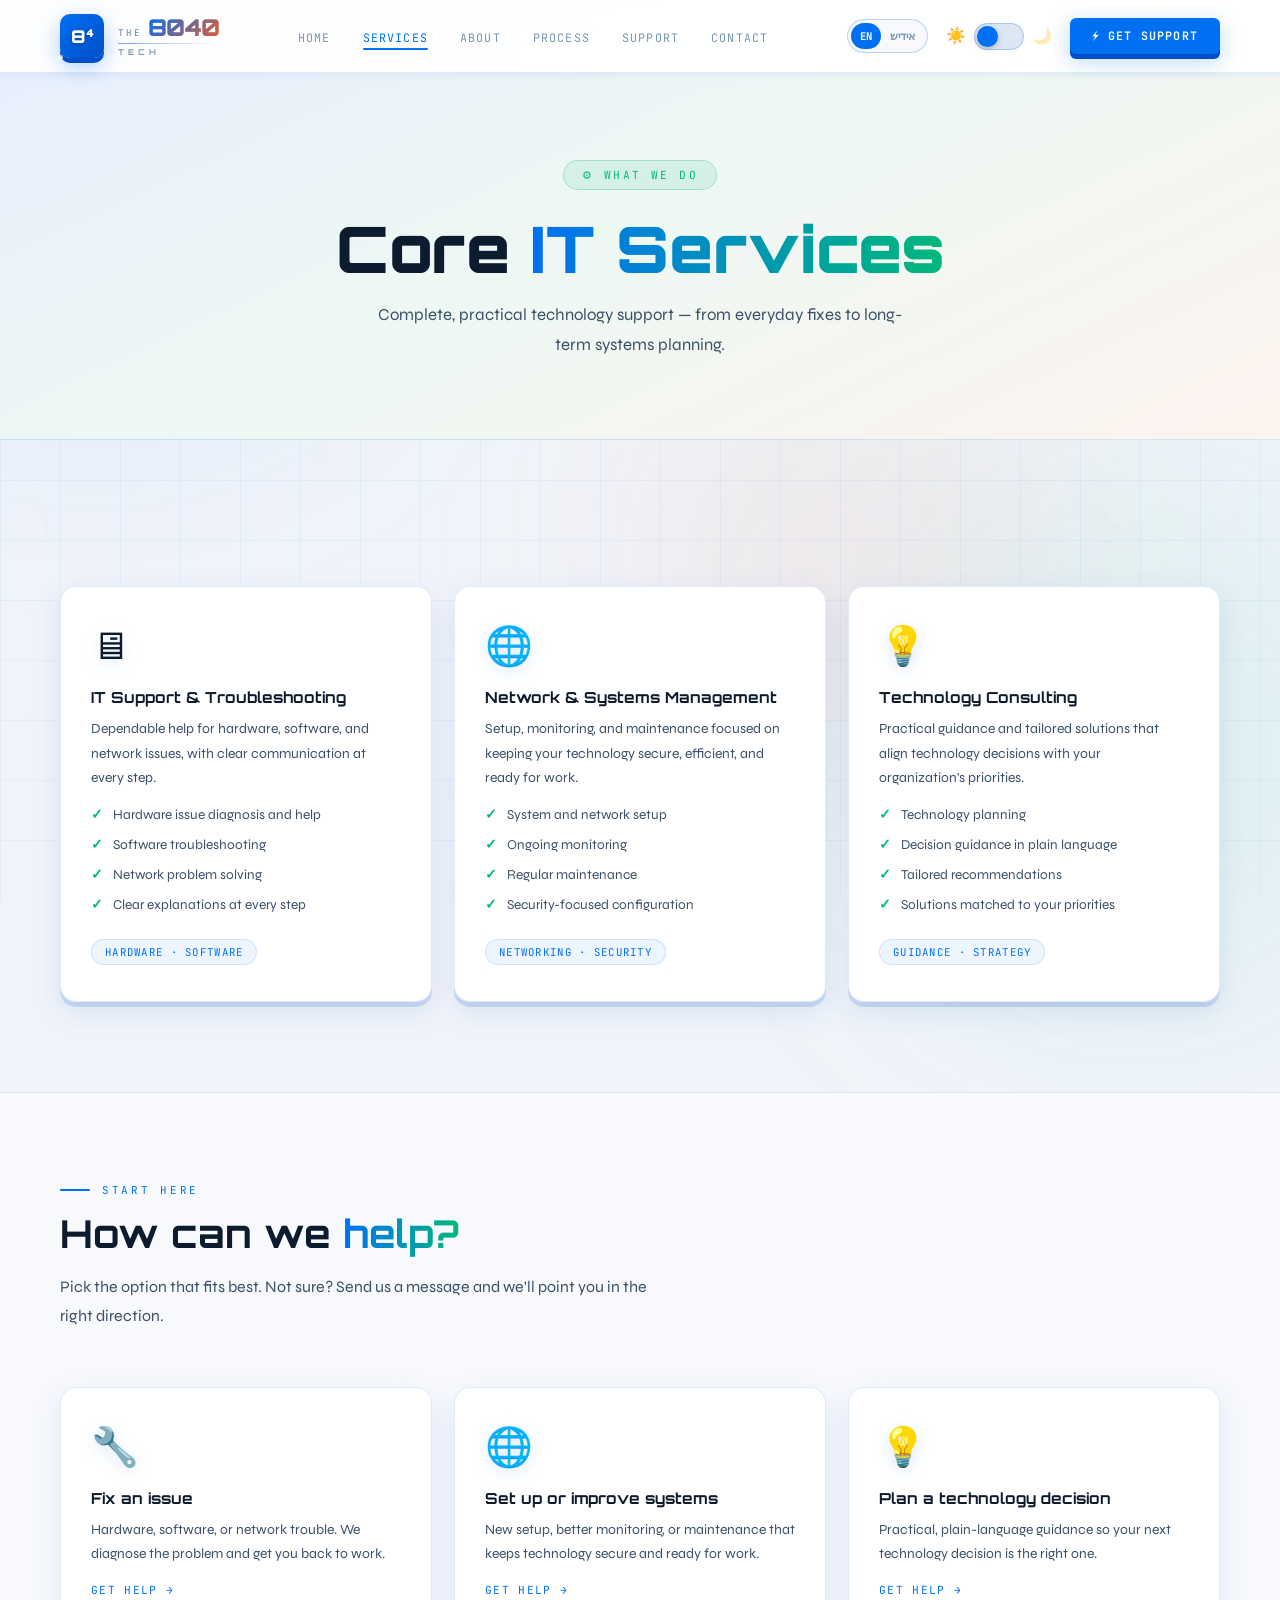
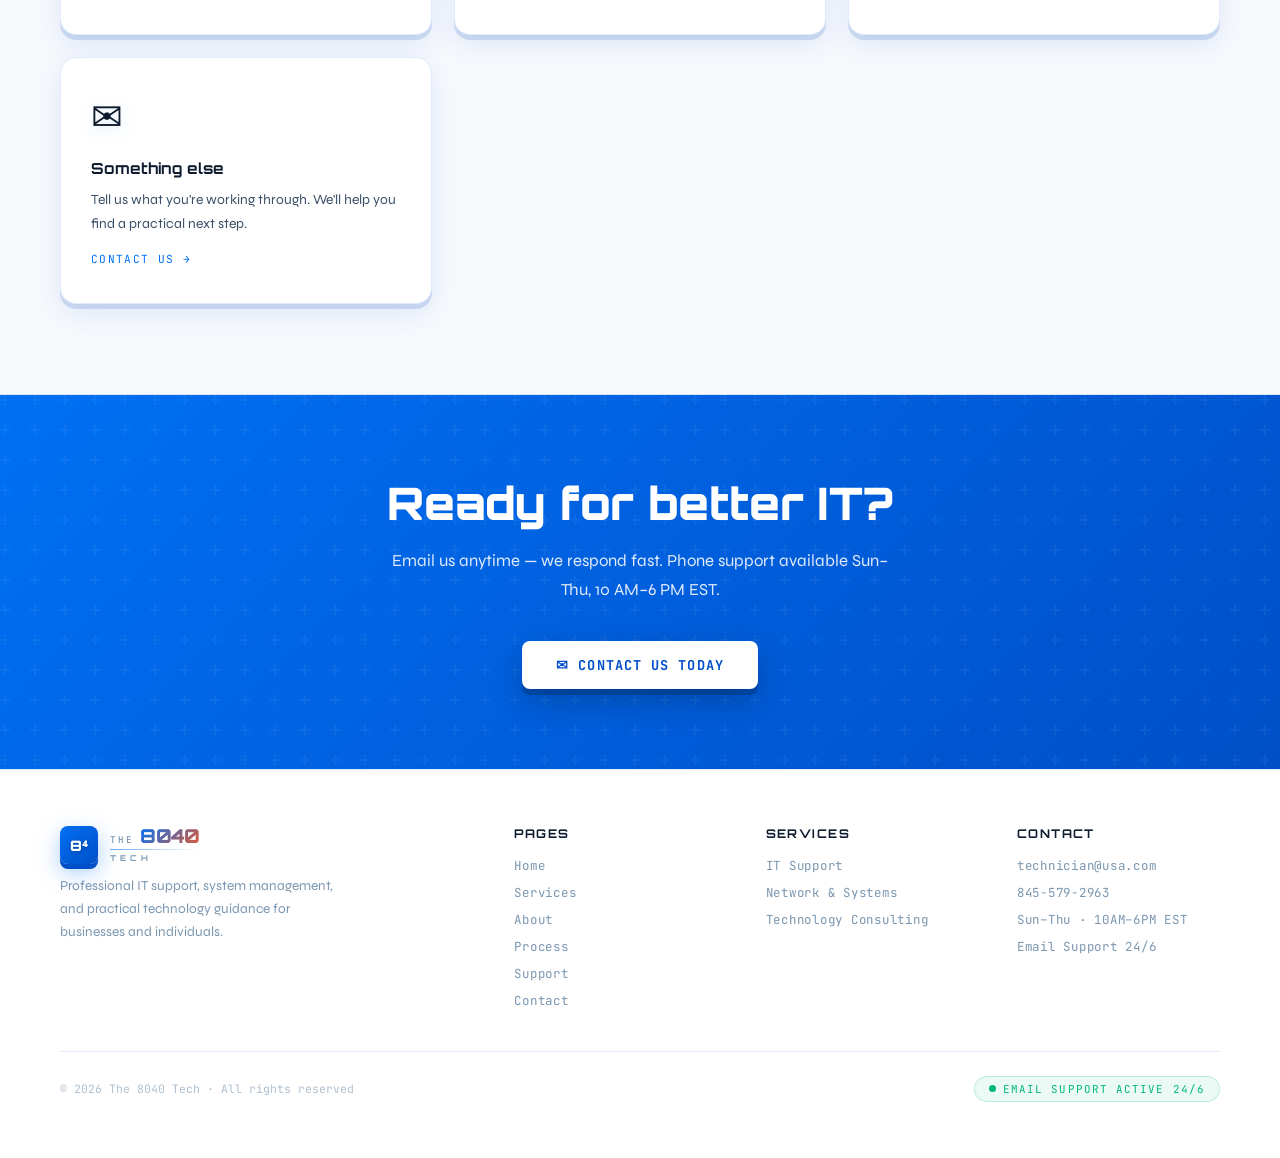
<file: services.html>
<!DOCTYPE html>
<html lang="en" data-theme="light">
<head>
<meta charset="UTF-8"><meta name="viewport" content="width=device-width, initial-scale=1.0">
<title>Services — The 8040 Tech</title>
<style>
@import url('https://fonts.googleapis.com/css2?family=Orbitron:wght@400;600;700;900&family=Syne:wght@300;400;500;600&family=JetBrains+Mono:wght@300;400;500&display=swap');

/* ============ LIGHT THEME ============ */
:root {
  --bg:            #f0f4fa;
  --surface:       #ffffff;
  --surface2:      #f7f9fd;
  --border:        rgba(0,100,210,0.12);
  --border2:       rgba(0,100,210,0.25);
  --accent:        #0070f3;
  --accent2:       #004fc8;
  --green:         #00b87a;
  --orange:        #f05a28;
  --purple:        #7c3aed;
  --text:          #0d1b2e;
  --text2:         #3a5068;
  --muted:         #7a96b0;
  --shadow-sm:     0 2px 8px rgba(0,70,190,0.07);
  --shadow-md:     0 8px 32px rgba(0,70,190,0.10);
  --shadow-lg:     0 20px 60px rgba(0,70,190,0.13);
  --shadow-3d:     0 5px 0 rgba(0,70,190,0.15), 0 10px 28px rgba(0,70,190,0.10);
  --card-hover:    0 8px 0 rgba(0,70,190,0.18), 0 20px 48px rgba(0,70,190,0.14);
  --nav-bg:        rgba(255,255,255,0.92);
  --grid-color:    rgba(0,100,210,0.05);
  --canvas-opacity:0.10;
  --orb1:          rgba(0,112,243,0.10);
  --orb2:          rgba(0,184,122,0.08);
  --orb3:          rgba(240,90,40,0.07);
  --hero-bg:       linear-gradient(155deg,#e6eeff 0%,#eef8f3 50%,#fdf3ef 100%);
  --tc-border:     rgba(0,100,210,0.14);
  --toggle-track:  #dde6f5;
  --toggle-knob:   #0070f3;
}

/* ============ DARK THEME ============ */
[data-theme="dark"] {
  --bg:            #050a12;
  --surface:       #0e1c2e;
  --surface2:      #0a1520;
  --border:        rgba(0,229,255,0.12);
  --border2:       rgba(0,229,255,0.28);
  --accent:        #00e5ff;
  --accent2:       #009ab5;
  --green:         #00ff9d;
  --orange:        #ff6b35;
  --purple:        #a78bfa;
  --text:          #e8f4f8;
  --text2:         #b0cdd8;
  --muted:         #7aa3b5;
  --shadow-sm:     0 2px 8px rgba(0,0,0,0.35);
  --shadow-md:     0 8px 32px rgba(0,0,0,0.45);
  --shadow-lg:     0 20px 60px rgba(0,0,0,0.55);
  --shadow-3d:     0 5px 0 rgba(0,229,255,0.14), 0 10px 28px rgba(0,0,0,0.38);
  --card-hover:    0 8px 0 rgba(0,229,255,0.14), 0 20px 48px rgba(0,229,255,0.08);
  --nav-bg:        rgba(5,10,18,0.92);
  --grid-color:    rgba(0,229,255,0.04);
  --canvas-opacity:0.17;
  --orb1:          rgba(0,229,255,0.08);
  --orb2:          rgba(0,255,157,0.06);
  --orb3:          rgba(255,107,53,0.06);
  --hero-bg:       linear-gradient(155deg,#050a12 0%,#071422 50%,#070e14 100%);
  --tc-border:     rgba(0,229,255,0.12);
  --toggle-track:  #0e1c2e;
  --toggle-knob:   #00e5ff;
}

/* ============ BASE ============ */
*, *::before, *::after { box-sizing:border-box; margin:0; padding:0; }
html { scroll-behavior:smooth; scroll-padding-top:90px; }
body {
  font-family:'Syne',sans-serif;
  background:var(--bg); color:var(--text);
  overflow-x:hidden;
  transition:background 0.4s, color 0.4s;
}
body::before {
  content:''; position:fixed; inset:0;
  background-image:
    linear-gradient(var(--grid-color) 1px, transparent 1px),
    linear-gradient(90deg, var(--grid-color) 1px, transparent 1px);
  background-size:60px 60px;
  z-index:0; pointer-events:none;
}
.orb { position:fixed; border-radius:50%; filter:blur(120px); pointer-events:none; z-index:0; animation:drift 18s ease-in-out infinite alternate; transition:background 0.5s; }
.orb1 { width:600px; height:600px; background:var(--orb1); top:-200px; left:-200px; }
.orb2 { width:500px; height:500px; background:var(--orb2); bottom:-100px; right:-100px; animation-delay:-9s; }
.orb3 { width:400px; height:400px; background:var(--orb3); top:40%; left:50%; animation-delay:-4s; }
@keyframes drift { 0%{transform:translate(0,0)scale(1);} 100%{transform:translate(40px,40px)scale(1.08);} }
#techCanvas { position:fixed; inset:0; z-index:0; pointer-events:none; opacity:var(--canvas-opacity); transition:opacity 0.4s; }
section, nav, header, footer, .stats-bar, .full-band, .cta-band { position:relative; z-index:1; }

/* ============ THEME TOGGLE ============ */
.theme-toggle { display:flex; align-items:center; gap:8px; cursor:pointer; user-select:none; }
.toggle-track {
  width:50px; height:27px; background:var(--toggle-track);
  border:1px solid var(--border2); border-radius:100px; position:relative;
  cursor:pointer; transition:background 0.3s, border-color 0.3s;
}
.toggle-knob {
  width:21px; height:21px; background:var(--toggle-knob);
  border-radius:50%; position:absolute; top:2px; left:2px;
  transition:transform 0.35s cubic-bezier(.34,1.56,.64,1), background 0.3s;
  box-shadow:0 2px 6px rgba(0,0,0,0.22);
}
[data-theme="dark"] .toggle-knob { transform:translateX(23px); }
.t-icon { font-size:1rem; line-height:1; transition:opacity 0.3s; }
[data-theme="dark"] .t-icon.sun  { opacity:0.35; }
[data-theme="light"] .t-icon.moon { opacity:0.35; }

/* ============ NAV ============ */
nav {
  position:fixed; top:0; left:0; right:0;
  display:flex; align-items:center; justify-content:space-between;
  padding:14px 60px;
  background:var(--nav-bg); backdrop-filter:blur(20px);
  border-bottom:1px solid var(--border);
  z-index:100; box-shadow:var(--shadow-sm);
  transition:background 0.4s, border-color 0.4s, box-shadow 0.4s;
}
.nav-logo { text-decoration:none; display:flex; align-items:center; gap:14px; }
.nav-logo:hover .logo-icon { transform:scale(1.08) rotate(-4deg); }
.logo-icon { position:relative; width:44px; height:44px; flex-shrink:0; transition:transform 0.35s cubic-bezier(.34,1.56,.64,1); }
.logo-icon-bg {
  position:absolute; inset:0;
  background:linear-gradient(135deg, var(--accent), var(--accent2));
  border-radius:10px;
  box-shadow:0 5px 0 var(--accent2), 0 8px 22px rgba(0,112,243,0.35);
  animation:logo-pulse 3s ease-in-out infinite;
}
@keyframes logo-pulse {
  0%,100% { box-shadow:0 5px 0 var(--accent2), 0 8px 22px rgba(0,112,243,0.3); }
  50%      { box-shadow:0 5px 0 var(--accent2), 0 12px 32px rgba(0,112,243,0.55); }
}
.logo-icon-inner {
  position:absolute; inset:0; display:flex; align-items:center; justify-content:center;
  font-family:'Orbitron',monospace; font-size:1.1rem; font-weight:900;
  color:#fff; text-shadow:0 1px 4px rgba(0,0,0,0.3);
}
.logo-icon::before, .logo-icon::after {
  content:''; position:absolute; width:5px; height:5px; border-radius:50%;
  background:rgba(255,255,255,0.7); animation:dot-blink 2s ease-in-out infinite;
}
.logo-icon::before { top:-2px; right:-2px; }
.logo-icon::after  { bottom:-2px; left:-2px; animation-delay:1s; }
@keyframes dot-blink { 0%,100%{opacity:0.4;transform:scale(1);} 50%{opacity:1;transform:scale(1.4);} }
.logo-text-group { display:flex; flex-direction:column; gap:1px; line-height:1; }
.logo-top-row { display:flex; align-items:baseline; gap:6px; }
.logo-text-the {
  font-family:'JetBrains Mono',monospace; font-size:0.58rem; font-weight:500;
  letter-spacing:0.22em; text-transform:uppercase; color:var(--muted);
}
.logo-number {
  font-family:'Orbitron',monospace; font-size:1.45rem; font-weight:900; letter-spacing:-0.03em;
  background:linear-gradient(135deg, var(--accent) 0%, var(--orange) 60%, var(--accent) 100%);
  background-size:200% auto;
  -webkit-background-clip:text; -webkit-text-fill-color:transparent; background-clip:text;
  animation:shine-text 5s linear infinite;
}
@keyframes shine-text { 0%{background-position:0% center;} 100%{background-position:250% center;} }
.logo-text-tech {
  font-family:'Orbitron',monospace; font-size:0.5rem; font-weight:700;
  letter-spacing:0.5em; text-transform:uppercase; color:var(--muted); margin-top:1px;
}
.logo-divider { width:100%; height:1px; background:linear-gradient(90deg,var(--accent),transparent); margin:2px 0; opacity:0.6; }
.nav-links { display:flex; gap:32px; list-style:none; }
.nav-links a {
  font-family:'JetBrains Mono',monospace; font-size:0.73rem; color:var(--muted);
  text-decoration:none; letter-spacing:0.1em; text-transform:uppercase;
  transition:color 0.2s; position:relative;
}
.nav-links a::after {
  content:''; position:absolute; bottom:-4px; left:0; right:0; height:2px;
  background:var(--accent); border-radius:2px; transform:scaleX(0); transition:transform 0.2s;
}
.nav-links a:hover { color:var(--accent); }
.nav-links a:hover::after, .nav-links a.active::after { transform:scaleX(1); }
.nav-links a.active { color:var(--accent); }
.nav-right { display:flex; align-items:center; gap:18px; }
.nav-cta {
  font-family:'JetBrains Mono',monospace; font-size:0.73rem;
  letter-spacing:0.1em; text-transform:uppercase;
  color:#fff; background:var(--accent);
  padding:10px 22px; border-radius:6px; text-decoration:none; font-weight:600;
  box-shadow:0 5px 0 var(--accent2), 0 7px 22px rgba(0,112,243,0.28);
  transition:all 0.2s; white-space:nowrap;
}
.nav-cta:hover { transform:translateY(-2px); box-shadow:0 7px 0 var(--accent2), 0 12px 30px rgba(0,112,243,0.38); }
.nav-cta:active { transform:translateY(3px); box-shadow:0 2px 0 var(--accent2); }
.nav-burger {
  display:none; background:var(--surface); border:1px solid var(--border2); border-radius:8px;
  width:42px; height:38px; cursor:pointer; color:var(--accent); font-size:1.1rem;
  align-items:center; justify-content:center; box-shadow:var(--shadow-sm);
}

/* ============ HERO ============ */
.hero-full {
  min-height:100vh; display:flex; flex-direction:column; align-items:center; justify-content:center;
  text-align:center; padding:120px 40px 80px; background:var(--hero-bg); transition:background 0.4s;
}
.hero-badge {
  font-family:'JetBrains Mono',monospace; font-size:0.72rem; letter-spacing:0.2em; text-transform:uppercase;
  color:var(--green); background:rgba(0,184,122,0.1); border:1px solid rgba(0,184,122,0.28);
  padding:8px 22px; border-radius:100px; margin-bottom:36px; display:inline-block;
  box-shadow:0 3px 14px rgba(0,184,122,0.15); animation:fadeUp 0.8s ease forwards; opacity:0;
}
@keyframes fadeUp{from{opacity:0;transform:translateY(20px);}to{opacity:1;transform:translateY(0);}}
.hero-title {
  font-family:'Orbitron',monospace; font-size:clamp(3rem,8vw,6.5rem); font-weight:900;
  line-height:1; letter-spacing:-0.02em; margin-bottom:12px;
  animation:fadeUp 0.8s 0.15s ease forwards; opacity:0;
}
.hero-title .line1 { display:block; color:var(--text); }
.hero-title .line2 {
  display:block;
  background:linear-gradient(90deg,var(--accent),var(--green));
  -webkit-background-clip:text; -webkit-text-fill-color:transparent; background-clip:text;
}
.hero-sub {
  font-size:1.1rem; color:var(--text2); max-width:580px; line-height:1.75; margin:24px auto 48px;
  animation:fadeUp 0.8s 0.3s ease forwards; opacity:0;
}
.hero-actions { display:flex; gap:16px; justify-content:center; flex-wrap:wrap; animation:fadeUp 0.8s 0.45s ease forwards; opacity:0; }

/* ============ SECTIONS ============ */
.section-wrap { max-width:1280px; margin:0 auto; padding:90px 60px; }
.section-tag {
  font-family:'JetBrains Mono',monospace; font-size:0.68rem; letter-spacing:0.25em; text-transform:uppercase;
  color:var(--accent); margin-bottom:14px; display:flex; align-items:center; gap:12px;
}
.section-tag::before { content:''; width:30px; height:2px; background:var(--accent); display:inline-block; border-radius:2px; }
.section-title {
  font-family:'Orbitron',monospace; font-size:clamp(1.7rem,3vw,2.6rem);
  font-weight:700; line-height:1.15; margin-bottom:18px; color:var(--text);
}
.section-title span {
  background:linear-gradient(90deg, var(--accent), var(--green));
  -webkit-background-clip:text; -webkit-text-fill-color:transparent; background-clip:text;
}
.section-desc { font-size:1rem; color:var(--text2); max-width:600px; line-height:1.8; }
.full-band {
  background:var(--surface2); border-top:1px solid var(--border); border-bottom:1px solid var(--border);
  transition:background 0.4s;
}

/* ============ BUTTONS ============ */
.btn-primary {
  display:inline-flex; align-items:center; gap:10px;
  font-family:'JetBrains Mono',monospace; font-size:0.85rem; font-weight:600; letter-spacing:0.08em; text-transform:uppercase;
  color:#fff; background:var(--accent); padding:15px 34px; border-radius:8px; text-decoration:none;
  box-shadow:0 6px 0 var(--accent2), 0 12px 32px rgba(0,112,243,0.26);
  transition:all 0.2s; border:none; cursor:pointer;
}
.btn-primary:hover { transform:translateY(-3px); box-shadow:0 9px 0 var(--accent2), 0 18px 42px rgba(0,112,243,0.38); }
.btn-primary:active { transform:translateY(3px); box-shadow:0 3px 0 var(--accent2); }
.btn-secondary {
  display:inline-flex; align-items:center; gap:10px;
  font-family:'JetBrains Mono',monospace; font-size:0.85rem; letter-spacing:0.08em; text-transform:uppercase;
  color:var(--accent); background:var(--surface); padding:14px 32px; border:2px solid var(--border2); border-radius:8px; text-decoration:none;
  box-shadow:var(--shadow-3d); transition:all 0.2s;
}
.btn-secondary:hover { transform:translateY(-3px); box-shadow:var(--card-hover); border-color:var(--accent); }
.btn-white {
  display:inline-flex; align-items:center; gap:10px;
  font-family:'JetBrains Mono',monospace; font-size:0.85rem; font-weight:700; letter-spacing:0.08em; text-transform:uppercase;
  color:var(--accent2); background:#fff; padding:15px 34px; border-radius:8px; text-decoration:none;
  box-shadow:0 6px 0 rgba(0,0,0,0.18), 0 12px 32px rgba(0,0,0,0.22);
  transition:all 0.2s;
}
.btn-white:hover { transform:translateY(-3px); box-shadow:0 9px 0 rgba(0,0,0,0.18), 0 18px 42px rgba(0,0,0,0.28); }
.btn-white:active { transform:translateY(3px); box-shadow:0 3px 0 rgba(0,0,0,0.18); }

/* ============ CARDS ============ */
.services-grid { display:grid; grid-template-columns:repeat(auto-fit,minmax(280px,1fr)); gap:22px; margin-top:56px; }
.card {
  background:var(--surface); border:1px solid var(--border); border-radius:16px;
  padding:36px 30px; position:relative; overflow:hidden;
  box-shadow:var(--shadow-3d);
  transition:transform 0.3s, box-shadow 0.3s, border-color 0.3s, background 0.4s;
}
.card::before {
  content:''; position:absolute; top:0; left:0; right:0; height:3px;
  background:linear-gradient(90deg, var(--accent), var(--green));
  transform:scaleX(0); transition:transform 0.4s; border-radius:3px 3px 0 0;
}
.card:hover { transform:translateY(-7px) scale(1.01); box-shadow:var(--card-hover); border-color:var(--border2); }
.card:hover::before { transform:scaleX(1); }
.card-icon { font-size:2.4rem; margin-bottom:18px; display:block; filter:drop-shadow(0 4px 8px rgba(0,100,210,0.15)); transition:transform 0.3s; }
.card:hover .card-icon { transform:scale(1.12) translateY(-2px); }
.card-title { font-family:'Orbitron',monospace; font-size:0.95rem; font-weight:700; color:var(--text); margin-bottom:10px; }
.card-desc { font-size:0.87rem; color:var(--text2); line-height:1.75; }
.card-tag {
  display:inline-block; margin-top:16px;
  font-family:'JetBrains Mono',monospace; font-size:0.67rem; letter-spacing:0.12em; text-transform:uppercase;
  color:var(--accent); background:rgba(0,112,243,0.07); padding:5px 13px; border-radius:100px;
  border:1px solid rgba(0,112,243,0.15);
}


/* ============ CARD LISTS & OPTIONS ============ */
.card-list { list-style:none; margin-top:14px; }
.card-list li { display:flex; gap:10px; align-items:flex-start; font-size:0.85rem; color:var(--text2); line-height:1.6; margin-bottom:8px; }
.card-list li::before { content:'\2713'; color:var(--green); font-weight:700; flex-shrink:0; }
.option-card { text-decoration:none; color:inherit; display:block; }
.option-go { display:inline-block; margin-top:16px; font-family:'JetBrains Mono',monospace; font-size:0.7rem; letter-spacing:0.12em; text-transform:uppercase; color:var(--accent); }

/* ============ FAQ ============ */
.faq-list { max-width:820px; margin:48px auto 0; }
.faq-item { background:var(--surface); border:1px solid var(--border); border-radius:12px; margin-bottom:12px; box-shadow:var(--shadow-3d); overflow:hidden; transition:border-color 0.3s, background 0.4s; }
.faq-item[open] { border-color:var(--border2); }
.faq-q { cursor:pointer; list-style:none; display:flex; justify-content:space-between; align-items:center; gap:16px; padding:20px 24px; font-family:'Orbitron',monospace; font-size:0.88rem; font-weight:700; color:var(--text); }
.faq-q::-webkit-details-marker { display:none; }
.faq-q::after { content:'+'; font-family:'JetBrains Mono',monospace; font-size:1.1rem; color:var(--accent); transition:transform 0.25s; flex-shrink:0; }
.faq-item[open] .faq-q::after { transform:rotate(45deg); }
.faq-a { padding:0 24px 20px; font-size:0.9rem; color:var(--text2); line-height:1.75; }
.faq-a a { color:var(--accent); text-decoration:none; }

/* ============ STATS BAR ============ */
.stats-bar {
  background:var(--surface); border-top:1px solid var(--border); border-bottom:1px solid var(--border);
  padding:40px 60px; display:flex; justify-content:center; gap:80px; flex-wrap:wrap;
  box-shadow:var(--shadow-sm); transition:background 0.4s, border-color 0.4s;
}
.stat { text-align:center; }
.stat-num {
  font-family:'Orbitron',monospace; font-size:2.2rem; font-weight:700; display:block; line-height:1;
  color:var(--accent);
}
.stat-label { font-family:'JetBrains Mono',monospace; font-size:0.7rem; letter-spacing:0.15em; text-transform:uppercase; color:var(--muted); margin-top:6px; display:block; }

/* ============ WHY ITEMS ============ */
.why-grid { display:grid; grid-template-columns:1fr 1fr; gap:60px; align-items:center; }
.why-item {
  display:flex; align-items:flex-start; gap:18px; padding:22px 24px;
  background:var(--surface); border:1px solid var(--border); border-radius:12px;
  box-shadow:var(--shadow-3d); transition:all 0.3s; margin-bottom:14px;
}
.why-item:hover { border-color:var(--border2); transform:translateX(6px); box-shadow:var(--card-hover); }
.why-check {
  flex-shrink:0; width:28px; height:28px; background:rgba(0,184,122,0.1);
  border:1px solid rgba(0,184,122,0.3); border-radius:50%;
  display:flex; align-items:center; justify-content:center; font-size:0.78rem; color:var(--green); margin-top:2px;
}
.why-item-title { font-family:'Orbitron',monospace; font-size:0.85rem; font-weight:700; margin-bottom:4px; color:var(--text); }
.why-item-desc { font-size:0.83rem; color:var(--text2); line-height:1.65; }

/* ============ PROCESS ============ */
.process-grid { display:grid; grid-template-columns:repeat(4,1fr); gap:0; margin-top:56px; position:relative; }
.process-grid::before {
  content:''; position:absolute; top:36px; left:12.5%; right:12.5%; height:2px;
  background:linear-gradient(90deg,transparent,var(--accent),var(--accent),transparent); opacity:0.2;
}
.step { text-align:center; padding:0 20px; }
.step-num {
  width:72px; height:72px; border:2px solid var(--border2); border-radius:50%;
  display:flex; align-items:center; justify-content:center; margin:0 auto 24px;
  background:var(--surface); box-shadow:0 6px 0 var(--border), 0 10px 22px rgba(0,100,210,0.08);
  transition:all 0.3s;
}
.step:hover .step-num { border-color:var(--accent); box-shadow:0 7px 0 var(--accent2), 0 14px 32px rgba(0,100,210,0.25); transform:translateY(-5px); }
.step-num-inner {
  font-family:'Orbitron',monospace; font-size:1.1rem; font-weight:700; color:var(--accent);
}
.step-title { font-family:'Orbitron',monospace; font-size:0.88rem; font-weight:700; margin-bottom:8px; color:var(--text); }
.step-desc { font-size:0.83rem; color:var(--text2); line-height:1.7; }

/* ============ CTA BAND ============ */
.cta-band {
  background:linear-gradient(135deg, var(--accent) 0%, var(--accent2) 100%);
  padding:80px 60px; text-align:center; position:relative; overflow:hidden;
}
.cta-band::before { content:''; position:absolute; inset:0; background:url("data:image/svg+xml,%3Csvg width='60' height='60' viewBox='0 0 60 60' xmlns='http://www.w3.org/2000/svg'%3E%3Cg fill='none' fill-rule='evenodd'%3E%3Cg fill='%23ffffff' fill-opacity='0.05'%3E%3Cpath d='M36 34v-4h-2v4h-4v2h4v4h2v-4h4v-2h-4zm0-30V0h-2v4h-4v2h4v4h2V6h4V4h-4zM6 34v-4H4v4H0v2h4v4h2v-4h4v-2H6zM6 4V0H4v4H0v2h4v4h2V6h4V4H6z'/%3E%3C/g%3E%3C/g%3E%3C/svg%3E"); }
.cta-band h2 { font-family:'Orbitron',monospace; font-size:clamp(1.8rem,3.5vw,2.8rem); font-weight:900; color:#fff; margin-bottom:16px; position:relative; }
.cta-band p { font-size:1.05rem; color:rgba(255,255,255,0.88); max-width:520px; margin:0 auto 36px; line-height:1.7; position:relative; }
.cta-band .btn-white { position:relative; }

/* ============ CONTACT ============ */
.contact-grid { display:grid; grid-template-columns:1fr 1.15fr; gap:48px; margin-top:56px; align-items:start; }
.contact-info-col { display:flex; flex-direction:column; gap:14px; }
.info-card {
  display:flex; align-items:center; gap:18px; padding:20px 24px;
  background:var(--surface); border:1px solid var(--border); border-radius:12px;
  transition:all 0.3s; text-decoration:none; color:inherit; box-shadow:var(--shadow-3d);
}
.info-card:hover { border-color:var(--border2); transform:translateX(6px); box-shadow:var(--card-hover); }
.info-icon {
  width:48px; height:48px; background:rgba(0,112,243,0.07); border:1px solid rgba(0,112,243,0.14);
  border-radius:10px; display:flex; align-items:center; justify-content:center;
  font-size:1.3rem; flex-shrink:0; box-shadow:0 3px 0 rgba(0,112,243,0.12);
}
.info-label { font-family:'JetBrains Mono',monospace; font-size:0.67rem; letter-spacing:0.15em; text-transform:uppercase; color:var(--muted); margin-bottom:3px; }
.info-value { font-family:'Orbitron',monospace; font-size:0.88rem; font-weight:600; color:var(--text); }
.info-card.primary { border-color:rgba(0,112,243,0.24); }
.info-card.primary .info-icon { background:rgba(0,112,243,0.10); border-color:rgba(0,112,243,0.24); }
.info-card.primary .info-value { color:var(--accent); }
.hours-badge {
  display:inline-flex; align-items:center; gap:8px;
  font-family:'JetBrains Mono',monospace; font-size:0.7rem; letter-spacing:0.12em; text-transform:uppercase;
  color:var(--green); background:rgba(0,184,122,0.08); border:1px solid rgba(0,184,122,0.22);
  padding:8px 16px; border-radius:100px; margin-top:6px;
}
.contact-form-card {
  background:var(--surface); border:1px solid var(--border); border-radius:16px;
  padding:36px 32px; box-shadow:var(--shadow-lg); transition:background 0.4s, border-color 0.4s;
}
.contact-form-card form { display:flex; flex-direction:column; gap:16px; }
.form-group { display:flex; flex-direction:column; gap:7px; }
.form-label { font-family:'JetBrains Mono',monospace; font-size:0.72rem; letter-spacing:0.12em; text-transform:uppercase; color:var(--muted); }
.form-input, .form-textarea {
  background:var(--surface); border:1.5px solid var(--border); border-radius:8px;
  padding:13px 16px; font-family:'Syne',sans-serif; font-size:0.92rem; color:var(--text);
  outline:none; width:100%; box-shadow:var(--shadow-sm);
  transition:border-color 0.2s, box-shadow 0.2s, background 0.4s;
}
.form-input:focus, .form-textarea:focus { border-color:var(--accent); box-shadow:0 0 0 3px rgba(0,112,243,0.1), 0 4px 0 rgba(0,112,243,0.12); }
.form-textarea { resize:vertical; min-height:130px; }
.btn-send {
  display:flex; align-items:center; justify-content:center; gap:10px;
  font-family:'JetBrains Mono',monospace; font-size:0.85rem; font-weight:600; letter-spacing:0.1em; text-transform:uppercase;
  color:#fff; background:var(--accent); border:none; padding:18px; border-radius:8px; cursor:pointer;
  box-shadow:0 6px 0 var(--accent2), 0 10px 30px rgba(0,112,243,0.25); transition:all 0.2s;
}
.btn-send:hover { transform:translateY(-3px); box-shadow:0 9px 0 var(--accent2), 0 16px 40px rgba(0,112,243,0.35); }
.btn-send:active { transform:translateY(3px); box-shadow:0 3px 0 var(--accent2); }
.form-note { font-family:'JetBrains Mono',monospace; font-size:0.68rem; color:var(--muted); text-align:center; letter-spacing:0.04em; }

/* ============ FOOTER ============ */
footer { background:var(--surface); border-top:1px solid var(--border); padding:56px 60px; transition:background 0.4s, border-color 0.4s; }
.footer-inner { max-width:1280px; margin:0 auto; display:grid; grid-template-columns:2fr 1fr 1fr 1fr; gap:48px; }
.footer-logo-wrap { display:flex; align-items:center; gap:12px; margin-bottom:10px; }
.footer-logo-icon { position:relative; width:38px; height:38px; flex-shrink:0; }
.footer-logo-icon .logo-icon-bg { border-radius:8px; }
.footer-logo-icon .logo-icon-inner { font-size:0.9rem; }
.footer-desc { font-size:0.85rem; color:var(--muted); line-height:1.7; max-width:280px; margin-top:8px; }
.footer-col-title { font-family:'Orbitron',monospace; font-size:0.75rem; font-weight:700; letter-spacing:0.12em; text-transform:uppercase; color:var(--text); margin-bottom:16px; }
.footer-col a { display:block; font-family:'JetBrains Mono',monospace; font-size:0.78rem; color:var(--muted); text-decoration:none; margin-bottom:10px; letter-spacing:0.06em; transition:color 0.2s; }
.footer-col a:hover { color:var(--accent); }
.footer-bottom {
  max-width:1280px; margin:32px auto 0; padding-top:24px;
  border-top:1px solid var(--border);
  display:flex; justify-content:space-between; align-items:center; flex-wrap:wrap; gap:16px;
}
.footer-copy { font-family:'JetBrains Mono',monospace; font-size:0.72rem; color:var(--muted); opacity:0.6; }
.footer-badge {
  font-family:'JetBrains Mono',monospace; font-size:0.68rem; letter-spacing:0.1em; text-transform:uppercase;
  color:var(--green); background:rgba(0,184,122,0.08); border:1px solid rgba(0,184,122,0.2);
  padding:5px 14px; border-radius:100px; display:flex; align-items:center; gap:7px;
}
.pulse-dot { width:7px; height:7px; border-radius:50%; background:var(--green); animation:pg 1.5s ease-in-out infinite; }
@keyframes pg { 0%,100%{opacity:1;box-shadow:0 0 0 0 rgba(0,184,122,0.45);} 50%{opacity:0.7;box-shadow:0 0 0 6px rgba(0,184,122,0);} }

/* ============ REVEAL / SCROLLBAR ============ */
.reveal { opacity:0; transform:translateY(28px); transition:opacity 0.7s ease, transform 0.7s ease; }
.reveal.visible { opacity:1; transform:translateY(0); }
::-webkit-scrollbar { width:6px; }
::-webkit-scrollbar-track { background:var(--bg); }
::-webkit-scrollbar-thumb { background:rgba(0,112,243,0.22); border-radius:3px; }
::-webkit-scrollbar-thumb:hover { background:rgba(0,112,243,0.42); }

/* ============ RESPONSIVE ============ */
@media(max-width:1024px) {
  .footer-inner { grid-template-columns:1fr 1fr; }
}
@media(max-width:900px) {
  nav { padding:14px 20px; }
  .nav-burger { display:flex; }
  .nav-links {
    display:none; position:absolute; top:100%; left:0; right:0;
    flex-direction:column; gap:0; background:var(--surface);
    border-bottom:1px solid var(--border); box-shadow:var(--shadow-md); padding:8px 0;
  }
  .nav-links.open { display:flex; }
  .nav-links li { width:100%; }
  .nav-links a { display:block; padding:14px 24px; }
  .nav-links a::after { display:none; }
  .section-wrap { padding:60px 20px; }
  .stats-bar { padding:36px 20px; gap:36px; }
  .process-grid { grid-template-columns:1fr 1fr; gap:32px 0; }
  .process-grid::before { display:none; }
  .why-grid { grid-template-columns:1fr; gap:36px; }
  .contact-grid { grid-template-columns:1fr; gap:36px; }
  .cta-band { padding:60px 24px; }
  footer { padding:40px 20px; }
  .footer-inner { grid-template-columns:1fr 1fr; gap:32px; }
  .hero-full { padding:110px 20px 60px; }
}
@media(max-width:600px) {
  .process-grid { grid-template-columns:1fr; }
  .footer-inner { grid-template-columns:1fr; }
  .footer-bottom { flex-direction:column; text-align:center; }
  nav { padding:12px 16px; }
  .nav-right { gap:10px; }
  .nav-cta { display:none; }
}

/* ============ PAGE HERO ============ */
.page-hero {
  padding:160px 60px 80px;
  background:var(--hero-bg); text-align:center;
  border-bottom:1px solid var(--border);
  transition:background 0.4s;
}
.page-hero-tag {
  font-family:'JetBrains Mono',monospace; font-size:0.7rem; letter-spacing:0.22em; text-transform:uppercase;
  color:var(--green); background:rgba(0,184,122,0.1); border:1px solid rgba(0,184,122,0.25);
  padding:7px 18px; border-radius:100px; display:inline-block; margin-bottom:24px;
}
.page-hero-title {
  font-family:'Orbitron',monospace;
  font-size:clamp(2.2rem,5vw,4rem); font-weight:900; line-height:1.1;
  color:var(--text); margin-bottom:16px;
}
.page-hero-title span {
  background:linear-gradient(90deg, var(--accent), var(--green));
  -webkit-background-clip:text; -webkit-text-fill-color:transparent; background-clip:text;
}
.page-hero-sub { font-size:1.05rem; color:var(--text2); max-width:560px; margin:0 auto; line-height:1.75; }
@media(max-width:900px){ .page-hero { padding:130px 24px 60px; } }
</style>
<link rel="stylesheet" href="lang.css">
</head>
<body>
<div class="orb orb1"></div><div class="orb orb2"></div><div class="orb orb3"></div>
<canvas id="techCanvas"></canvas>

<nav>
  <a href="index.html" class="nav-logo">
    <div class="logo-icon"><div class="logo-icon-bg"></div><div class="logo-icon-inner">8⁴</div></div>
    <div class="logo-text-group">
      <div class="logo-top-row"><span class="logo-text-the">The</span><span class="logo-number">8040</span></div>
      <div class="logo-divider"></div><span class="logo-text-tech">Tech</span>
    </div>
  </a>
  <ul class="nav-links" id="navLinks">
    <li><a href="index.html">Home</a></li>
    <li><a href="services.html" class="active">Services</a></li>
    <li><a href="about.html">About</a></li>
    <li><a href="process.html">Process</a></li>
    <li><a href="support.html">Support</a></li>
    <li><a href="contact.html">Contact</a></li>
  </ul>
  <div class="nav-right"><div class="lang-switch" role="group" aria-label="Language"><button type="button" class="lang-btn active" data-lang="en">EN</button><button type="button" class="lang-btn" data-lang="yi">אידיש</button></div>
    <label class="theme-toggle" aria-label="Toggle dark mode"><span class="t-icon sun">☀️</span><div class="toggle-track" id="toggleTrack"><div class="toggle-knob"></div></div><span class="t-icon moon">🌙</span></label>
    <a href="contact.html" class="nav-cta">⚡ Get Support</a>
    <button class="nav-burger" id="navBurger" aria-label="Menu">☰</button>
  </div>
</nav>

<header class="page-hero">
  <div class="page-hero-tag">⚙ What We Do</div>
  <h1 class="page-hero-title">Core <span>IT Services</span></h1>
  <p class="page-hero-sub">Complete, practical technology support — from everyday fixes to long-term systems planning.</p>
</header>

<section>
  <div class="section-wrap">
    <div class="services-grid reveal">
      <div class="card"><span class="card-icon">🖥</span><div class="card-title">IT Support & Troubleshooting</div><p class="card-desc">Dependable help for hardware, software, and network issues, with clear communication at every step.</p><ul class="card-list"><li>Hardware issue diagnosis and help</li><li>Software troubleshooting</li><li>Network problem solving</li><li>Clear explanations at every step</li></ul><span class="card-tag">Hardware · Software</span></div>
      <div class="card"><span class="card-icon">🌐</span><div class="card-title">Network & Systems Management</div><p class="card-desc">Setup, monitoring, and maintenance focused on keeping your technology secure, efficient, and ready for work.</p><ul class="card-list"><li>System and network setup</li><li>Ongoing monitoring</li><li>Regular maintenance</li><li>Security-focused configuration</li></ul><span class="card-tag">Networking · Security</span></div>
      <div class="card"><span class="card-icon">💡</span><div class="card-title">Technology Consulting</div><p class="card-desc">Practical guidance and tailored solutions that align technology decisions with your organization's priorities.</p><ul class="card-list"><li>Technology planning</li><li>Decision guidance in plain language</li><li>Tailored recommendations</li><li>Solutions matched to your priorities</li></ul><span class="card-tag">Guidance · Strategy</span></div>
    </div>
  </div>
</section>

<div class="full-band">
  <div class="section-wrap">
    <div class="reveal">
      <div class="section-tag">Start Here</div>
      <h2 class="section-title">How can we <span>help?</span></h2>
      <p class="section-desc">Pick the option that fits best. Not sure? Send us a message and we'll point you in the right direction.</p>
    </div>
    <div class="services-grid reveal">
      <a class="card option-card" href="contact.html"><span class="card-icon">🔧</span><div class="card-title">Fix an issue</div><p class="card-desc">Hardware, software, or network trouble. We diagnose the problem and get you back to work.</p><span class="option-go">Get help →</span></a>
      <a class="card option-card" href="contact.html"><span class="card-icon">🌐</span><div class="card-title">Set up or improve systems</div><p class="card-desc">New setup, better monitoring, or maintenance that keeps technology secure and ready for work.</p><span class="option-go">Get help →</span></a>
      <a class="card option-card" href="contact.html"><span class="card-icon">💡</span><div class="card-title">Plan a technology decision</div><p class="card-desc">Practical, plain-language guidance so your next technology decision is the right one.</p><span class="option-go">Get help →</span></a>
      <a class="card option-card" href="contact.html"><span class="card-icon">✉</span><div class="card-title">Something else</div><p class="card-desc">Tell us what you're working through. We'll help you find a practical next step.</p><span class="option-go">Contact us →</span></a>
    </div>
  </div>
</div>

<div class="cta-band">
  <h2>Ready for better IT?</h2>
  <p>Email us anytime — we respond fast. Phone support available Sun–Thu, 10 AM–6 PM EST.</p>
  <a href="contact.html" class="btn-white">✉ Contact Us Today</a>
</div>

<footer>
  <div class="footer-inner">
    <div>
      <div class="footer-logo-wrap">
        <div class="footer-logo-icon"><div class="logo-icon-bg"></div><div class="logo-icon-inner">8⁴</div></div>
        <div class="logo-text-group">
          <div class="logo-top-row"><span class="logo-text-the">The</span><span class="logo-number" style="font-size:1.2rem;">8040</span></div>
          <div class="logo-divider"></div><span class="logo-text-tech">Tech</span>
        </div>
      </div>
      <p class="footer-desc">Professional IT support, system management, and practical technology guidance for businesses and individuals.</p>
    </div>
    <div class="footer-col">
      <div class="footer-col-title">Pages</div>
      <a href="index.html">Home</a><a href="services.html">Services</a>
      <a href="about.html">About</a><a href="process.html">Process</a><a href="support.html">Support</a><a href="contact.html">Contact</a>
    </div>
    <div class="footer-col">
      <div class="footer-col-title">Services</div>
      <a href="services.html">IT Support</a><a href="services.html">Network & Systems</a>
      <a href="services.html">Technology Consulting</a>
    </div>
    <div class="footer-col">
      <div class="footer-col-title">Contact</div>
      <a href="mailto:technician@usa.com">technician@usa.com</a>
      <a href="tel:8455792963">845-579-2963</a>
      <a href="contact.html">Sun–Thu · 10AM–6PM EST</a>
      <a href="contact.html">Email Support 24/6</a>
    </div>
  </div>
  <div class="footer-bottom">
    <span class="footer-copy">© 2026 The 8040 Tech · All rights reserved</span>
    <div class="footer-badge"><div class="pulse-dot"></div>Email Support Active 24/6</div>
  </div>
</footer>
<script>
/* Theme */
function initTheme(){const s=localStorage.getItem('8040-theme');if(s)document.documentElement.setAttribute('data-theme',s);}
function toggleTheme(){const h=document.documentElement;const d=h.getAttribute('data-theme')==='dark';h.setAttribute('data-theme',d?'light':'dark');localStorage.setItem('8040-theme',d?'light':'dark');}
initTheme();
document.addEventListener('DOMContentLoaded',()=>{
  const track=document.getElementById('toggleTrack');
  if(track)track.addEventListener('click',toggleTheme);

  /* Mobile menu */
  const burger=document.getElementById('navBurger');
  const links=document.getElementById('navLinks');
  if(burger&&links){
    burger.addEventListener('click',()=>links.classList.toggle('open'));
    links.querySelectorAll('a').forEach(a=>a.addEventListener('click',()=>links.classList.remove('open')));
  }

  /* Scroll reveal */
  const reveals=document.querySelectorAll('.reveal');
  const obs=new IntersectionObserver(entries=>{
    entries.forEach(e=>{if(e.isIntersecting){e.target.classList.add('visible');obs.unobserve(e.target);}});
  },{threshold:0.1});
  reveals.forEach(r=>obs.observe(r));

  /* Canvas */
  const canvas=document.getElementById('techCanvas');
  if(!canvas)return;
  const ctx=canvas.getContext('2d');
  function resize(){canvas.width=innerWidth;canvas.height=innerHeight;}
  resize();
  window.addEventListener('resize',()=>{resize();initP();});
  const SYM=['⌘','⌥','⇧','⌃','⎋','⏎','⌨','🖥','💻','📡','🔌','💡','📶','⚙','🔧','💾','🖱','🛡','🔐','🔑','</>','{ }','//','&&','||','git','ssh','TCP','DNS','SSL','API','VPN'];
  let P=[];
  function initP(){
    P=[];
    const n=Math.floor((canvas.width*canvas.height)/22000);
    for(let i=0;i<n;i++)P.push({
      x:Math.random()*canvas.width,y:Math.random()*canvas.height,
      s:SYM[Math.floor(Math.random()*SYM.length)],
      sz:10+Math.random()*14,sp:0.15+Math.random()*0.3,
      op:0.06+Math.random()*0.15,dr:(Math.random()-0.5)*0.3
    });
  }
  initP();
  function draw(){
    ctx.clearRect(0,0,canvas.width,canvas.height);
    const dark=document.documentElement.getAttribute('data-theme')==='dark';
    ctx.fillStyle=dark?'#00e5ff':'#0060cc';
    P.forEach(p=>{
      ctx.save();ctx.globalAlpha=p.op;
      ctx.font=p.sz+'px JetBrains Mono,monospace';
      ctx.fillText(p.s,p.x,p.y);ctx.restore();
      p.y-=p.sp;p.x+=p.dr;
      if(p.y<-30){p.y=canvas.height+30;p.x=Math.random()*canvas.width;}
      if(p.x<-40)p.x=canvas.width+10;
      if(p.x>canvas.width+40)p.x=-10;
    });
    requestAnimationFrame(draw);
  }
  draw();
});

/* Contact form -> mailto */
document.addEventListener('DOMContentLoaded',()=>{
  const form=document.getElementById('contactForm');
  if(!form)return;
  form.addEventListener('submit',e=>{
    e.preventDefault();
    const name=form.querySelector('[name="name"]').value||'';
    const email=form.querySelector('[name="email"]').value||'';
    const msg=form.querySelector('[name="message"]').value||'';
    const sub=encodeURIComponent('[8040 Tech Support] New Request — '+name);
    const body=encodeURIComponent('Name: '+name+'\nEmail: '+email+'\n\nMessage:\n'+msg);
    window.location.href='mailto:technician@usa.com?subject='+sub+'&body='+body;
  });
});
</script>
<script src="lang.js?v=2"></script>
</body>
</html>
</file>
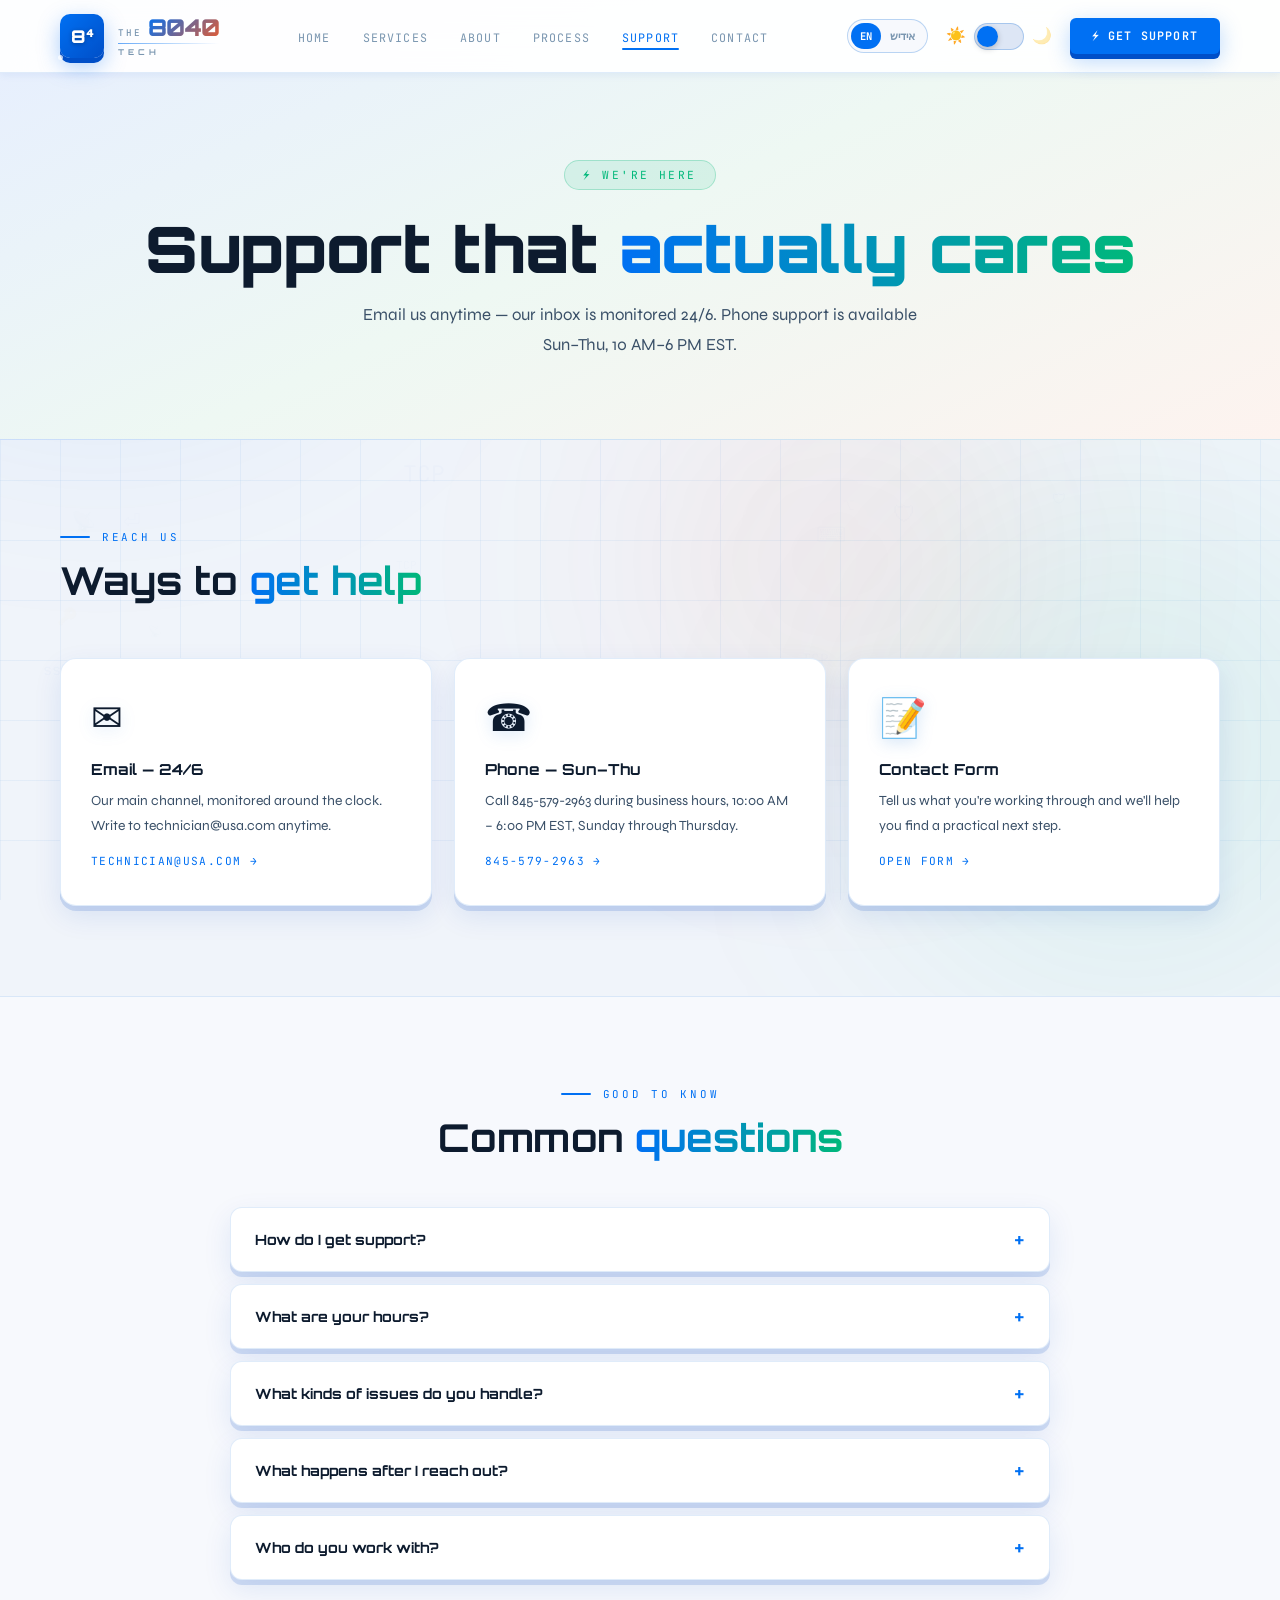
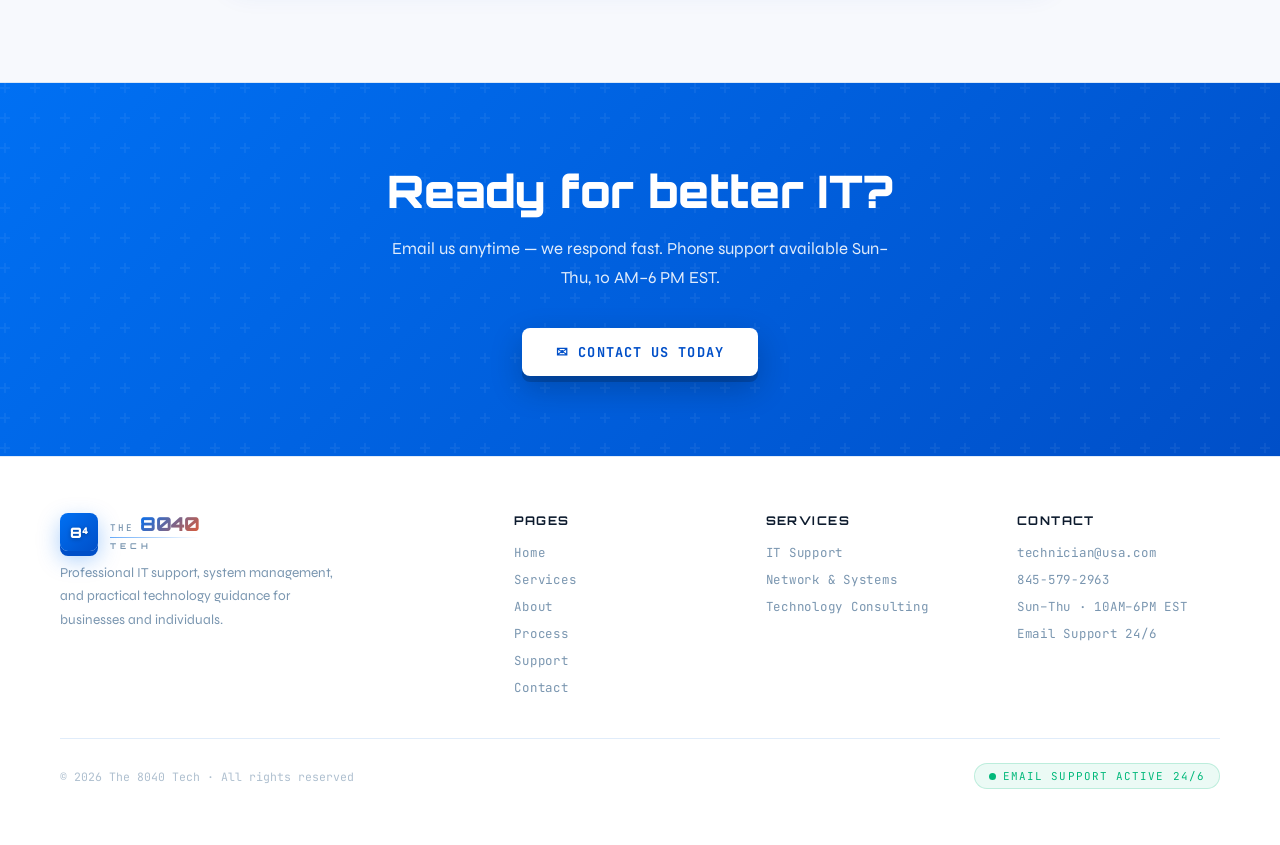
<file: support.html>
<!DOCTYPE html>
<html lang="en" data-theme="light">
<head>
<meta charset="UTF-8"><meta name="viewport" content="width=device-width, initial-scale=1.0">
<title>Support — The 8040 Tech</title>
<style>
@import url('https://fonts.googleapis.com/css2?family=Orbitron:wght@400;600;700;900&family=Syne:wght@300;400;500;600&family=JetBrains+Mono:wght@300;400;500&display=swap');

/* ============ LIGHT THEME ============ */
:root {
  --bg:            #f0f4fa;
  --surface:       #ffffff;
  --surface2:      #f7f9fd;
  --border:        rgba(0,100,210,0.12);
  --border2:       rgba(0,100,210,0.25);
  --accent:        #0070f3;
  --accent2:       #004fc8;
  --green:         #00b87a;
  --orange:        #f05a28;
  --purple:        #7c3aed;
  --text:          #0d1b2e;
  --text2:         #3a5068;
  --muted:         #7a96b0;
  --shadow-sm:     0 2px 8px rgba(0,70,190,0.07);
  --shadow-md:     0 8px 32px rgba(0,70,190,0.10);
  --shadow-lg:     0 20px 60px rgba(0,70,190,0.13);
  --shadow-3d:     0 5px 0 rgba(0,70,190,0.15), 0 10px 28px rgba(0,70,190,0.10);
  --card-hover:    0 8px 0 rgba(0,70,190,0.18), 0 20px 48px rgba(0,70,190,0.14);
  --nav-bg:        rgba(255,255,255,0.92);
  --grid-color:    rgba(0,100,210,0.05);
  --canvas-opacity:0.10;
  --orb1:          rgba(0,112,243,0.10);
  --orb2:          rgba(0,184,122,0.08);
  --orb3:          rgba(240,90,40,0.07);
  --hero-bg:       linear-gradient(155deg,#e6eeff 0%,#eef8f3 50%,#fdf3ef 100%);
  --tc-border:     rgba(0,100,210,0.14);
  --toggle-track:  #dde6f5;
  --toggle-knob:   #0070f3;
}

/* ============ DARK THEME ============ */
[data-theme="dark"] {
  --bg:            #050a12;
  --surface:       #0e1c2e;
  --surface2:      #0a1520;
  --border:        rgba(0,229,255,0.12);
  --border2:       rgba(0,229,255,0.28);
  --accent:        #00e5ff;
  --accent2:       #009ab5;
  --green:         #00ff9d;
  --orange:        #ff6b35;
  --purple:        #a78bfa;
  --text:          #e8f4f8;
  --text2:         #b0cdd8;
  --muted:         #7aa3b5;
  --shadow-sm:     0 2px 8px rgba(0,0,0,0.35);
  --shadow-md:     0 8px 32px rgba(0,0,0,0.45);
  --shadow-lg:     0 20px 60px rgba(0,0,0,0.55);
  --shadow-3d:     0 5px 0 rgba(0,229,255,0.14), 0 10px 28px rgba(0,0,0,0.38);
  --card-hover:    0 8px 0 rgba(0,229,255,0.14), 0 20px 48px rgba(0,229,255,0.08);
  --nav-bg:        rgba(5,10,18,0.92);
  --grid-color:    rgba(0,229,255,0.04);
  --canvas-opacity:0.17;
  --orb1:          rgba(0,229,255,0.08);
  --orb2:          rgba(0,255,157,0.06);
  --orb3:          rgba(255,107,53,0.06);
  --hero-bg:       linear-gradient(155deg,#050a12 0%,#071422 50%,#070e14 100%);
  --tc-border:     rgba(0,229,255,0.12);
  --toggle-track:  #0e1c2e;
  --toggle-knob:   #00e5ff;
}

/* ============ BASE ============ */
*, *::before, *::after { box-sizing:border-box; margin:0; padding:0; }
html { scroll-behavior:smooth; scroll-padding-top:90px; }
body {
  font-family:'Syne',sans-serif;
  background:var(--bg); color:var(--text);
  overflow-x:hidden;
  transition:background 0.4s, color 0.4s;
}
body::before {
  content:''; position:fixed; inset:0;
  background-image:
    linear-gradient(var(--grid-color) 1px, transparent 1px),
    linear-gradient(90deg, var(--grid-color) 1px, transparent 1px);
  background-size:60px 60px;
  z-index:0; pointer-events:none;
}
.orb { position:fixed; border-radius:50%; filter:blur(120px); pointer-events:none; z-index:0; animation:drift 18s ease-in-out infinite alternate; transition:background 0.5s; }
.orb1 { width:600px; height:600px; background:var(--orb1); top:-200px; left:-200px; }
.orb2 { width:500px; height:500px; background:var(--orb2); bottom:-100px; right:-100px; animation-delay:-9s; }
.orb3 { width:400px; height:400px; background:var(--orb3); top:40%; left:50%; animation-delay:-4s; }
@keyframes drift { 0%{transform:translate(0,0)scale(1);} 100%{transform:translate(40px,40px)scale(1.08);} }
#techCanvas { position:fixed; inset:0; z-index:0; pointer-events:none; opacity:var(--canvas-opacity); transition:opacity 0.4s; }
section, nav, header, footer, .stats-bar, .full-band, .cta-band { position:relative; z-index:1; }

/* ============ THEME TOGGLE ============ */
.theme-toggle { display:flex; align-items:center; gap:8px; cursor:pointer; user-select:none; }
.toggle-track {
  width:50px; height:27px; background:var(--toggle-track);
  border:1px solid var(--border2); border-radius:100px; position:relative;
  cursor:pointer; transition:background 0.3s, border-color 0.3s;
}
.toggle-knob {
  width:21px; height:21px; background:var(--toggle-knob);
  border-radius:50%; position:absolute; top:2px; left:2px;
  transition:transform 0.35s cubic-bezier(.34,1.56,.64,1), background 0.3s;
  box-shadow:0 2px 6px rgba(0,0,0,0.22);
}
[data-theme="dark"] .toggle-knob { transform:translateX(23px); }
.t-icon { font-size:1rem; line-height:1; transition:opacity 0.3s; }
[data-theme="dark"] .t-icon.sun  { opacity:0.35; }
[data-theme="light"] .t-icon.moon { opacity:0.35; }

/* ============ NAV ============ */
nav {
  position:fixed; top:0; left:0; right:0;
  display:flex; align-items:center; justify-content:space-between;
  padding:14px 60px;
  background:var(--nav-bg); backdrop-filter:blur(20px);
  border-bottom:1px solid var(--border);
  z-index:100; box-shadow:var(--shadow-sm);
  transition:background 0.4s, border-color 0.4s, box-shadow 0.4s;
}
.nav-logo { text-decoration:none; display:flex; align-items:center; gap:14px; }
.nav-logo:hover .logo-icon { transform:scale(1.08) rotate(-4deg); }
.logo-icon { position:relative; width:44px; height:44px; flex-shrink:0; transition:transform 0.35s cubic-bezier(.34,1.56,.64,1); }
.logo-icon-bg {
  position:absolute; inset:0;
  background:linear-gradient(135deg, var(--accent), var(--accent2));
  border-radius:10px;
  box-shadow:0 5px 0 var(--accent2), 0 8px 22px rgba(0,112,243,0.35);
  animation:logo-pulse 3s ease-in-out infinite;
}
@keyframes logo-pulse {
  0%,100% { box-shadow:0 5px 0 var(--accent2), 0 8px 22px rgba(0,112,243,0.3); }
  50%      { box-shadow:0 5px 0 var(--accent2), 0 12px 32px rgba(0,112,243,0.55); }
}
.logo-icon-inner {
  position:absolute; inset:0; display:flex; align-items:center; justify-content:center;
  font-family:'Orbitron',monospace; font-size:1.1rem; font-weight:900;
  color:#fff; text-shadow:0 1px 4px rgba(0,0,0,0.3);
}
.logo-icon::before, .logo-icon::after {
  content:''; position:absolute; width:5px; height:5px; border-radius:50%;
  background:rgba(255,255,255,0.7); animation:dot-blink 2s ease-in-out infinite;
}
.logo-icon::before { top:-2px; right:-2px; }
.logo-icon::after  { bottom:-2px; left:-2px; animation-delay:1s; }
@keyframes dot-blink { 0%,100%{opacity:0.4;transform:scale(1);} 50%{opacity:1;transform:scale(1.4);} }
.logo-text-group { display:flex; flex-direction:column; gap:1px; line-height:1; }
.logo-top-row { display:flex; align-items:baseline; gap:6px; }
.logo-text-the {
  font-family:'JetBrains Mono',monospace; font-size:0.58rem; font-weight:500;
  letter-spacing:0.22em; text-transform:uppercase; color:var(--muted);
}
.logo-number {
  font-family:'Orbitron',monospace; font-size:1.45rem; font-weight:900; letter-spacing:-0.03em;
  background:linear-gradient(135deg, var(--accent) 0%, var(--orange) 60%, var(--accent) 100%);
  background-size:200% auto;
  -webkit-background-clip:text; -webkit-text-fill-color:transparent; background-clip:text;
  animation:shine-text 5s linear infinite;
}
@keyframes shine-text { 0%{background-position:0% center;} 100%{background-position:250% center;} }
.logo-text-tech {
  font-family:'Orbitron',monospace; font-size:0.5rem; font-weight:700;
  letter-spacing:0.5em; text-transform:uppercase; color:var(--muted); margin-top:1px;
}
.logo-divider { width:100%; height:1px; background:linear-gradient(90deg,var(--accent),transparent); margin:2px 0; opacity:0.6; }
.nav-links { display:flex; gap:32px; list-style:none; }
.nav-links a {
  font-family:'JetBrains Mono',monospace; font-size:0.73rem; color:var(--muted);
  text-decoration:none; letter-spacing:0.1em; text-transform:uppercase;
  transition:color 0.2s; position:relative;
}
.nav-links a::after {
  content:''; position:absolute; bottom:-4px; left:0; right:0; height:2px;
  background:var(--accent); border-radius:2px; transform:scaleX(0); transition:transform 0.2s;
}
.nav-links a:hover { color:var(--accent); }
.nav-links a:hover::after, .nav-links a.active::after { transform:scaleX(1); }
.nav-links a.active { color:var(--accent); }
.nav-right { display:flex; align-items:center; gap:18px; }
.nav-cta {
  font-family:'JetBrains Mono',monospace; font-size:0.73rem;
  letter-spacing:0.1em; text-transform:uppercase;
  color:#fff; background:var(--accent);
  padding:10px 22px; border-radius:6px; text-decoration:none; font-weight:600;
  box-shadow:0 5px 0 var(--accent2), 0 7px 22px rgba(0,112,243,0.28);
  transition:all 0.2s; white-space:nowrap;
}
.nav-cta:hover { transform:translateY(-2px); box-shadow:0 7px 0 var(--accent2), 0 12px 30px rgba(0,112,243,0.38); }
.nav-cta:active { transform:translateY(3px); box-shadow:0 2px 0 var(--accent2); }
.nav-burger {
  display:none; background:var(--surface); border:1px solid var(--border2); border-radius:8px;
  width:42px; height:38px; cursor:pointer; color:var(--accent); font-size:1.1rem;
  align-items:center; justify-content:center; box-shadow:var(--shadow-sm);
}

/* ============ HERO ============ */
.hero-full {
  min-height:100vh; display:flex; flex-direction:column; align-items:center; justify-content:center;
  text-align:center; padding:120px 40px 80px; background:var(--hero-bg); transition:background 0.4s;
}
.hero-badge {
  font-family:'JetBrains Mono',monospace; font-size:0.72rem; letter-spacing:0.2em; text-transform:uppercase;
  color:var(--green); background:rgba(0,184,122,0.1); border:1px solid rgba(0,184,122,0.28);
  padding:8px 22px; border-radius:100px; margin-bottom:36px; display:inline-block;
  box-shadow:0 3px 14px rgba(0,184,122,0.15); animation:fadeUp 0.8s ease forwards; opacity:0;
}
@keyframes fadeUp{from{opacity:0;transform:translateY(20px);}to{opacity:1;transform:translateY(0);}}
.hero-title {
  font-family:'Orbitron',monospace; font-size:clamp(3rem,8vw,6.5rem); font-weight:900;
  line-height:1; letter-spacing:-0.02em; margin-bottom:12px;
  animation:fadeUp 0.8s 0.15s ease forwards; opacity:0;
}
.hero-title .line1 { display:block; color:var(--text); }
.hero-title .line2 {
  display:block;
  background:linear-gradient(90deg,var(--accent),var(--green));
  -webkit-background-clip:text; -webkit-text-fill-color:transparent; background-clip:text;
}
.hero-sub {
  font-size:1.1rem; color:var(--text2); max-width:580px; line-height:1.75; margin:24px auto 48px;
  animation:fadeUp 0.8s 0.3s ease forwards; opacity:0;
}
.hero-actions { display:flex; gap:16px; justify-content:center; flex-wrap:wrap; animation:fadeUp 0.8s 0.45s ease forwards; opacity:0; }

/* ============ SECTIONS ============ */
.section-wrap { max-width:1280px; margin:0 auto; padding:90px 60px; }
.section-tag {
  font-family:'JetBrains Mono',monospace; font-size:0.68rem; letter-spacing:0.25em; text-transform:uppercase;
  color:var(--accent); margin-bottom:14px; display:flex; align-items:center; gap:12px;
}
.section-tag::before { content:''; width:30px; height:2px; background:var(--accent); display:inline-block; border-radius:2px; }
.section-title {
  font-family:'Orbitron',monospace; font-size:clamp(1.7rem,3vw,2.6rem);
  font-weight:700; line-height:1.15; margin-bottom:18px; color:var(--text);
}
.section-title span {
  background:linear-gradient(90deg, var(--accent), var(--green));
  -webkit-background-clip:text; -webkit-text-fill-color:transparent; background-clip:text;
}
.section-desc { font-size:1rem; color:var(--text2); max-width:600px; line-height:1.8; }
.full-band {
  background:var(--surface2); border-top:1px solid var(--border); border-bottom:1px solid var(--border);
  transition:background 0.4s;
}

/* ============ BUTTONS ============ */
.btn-primary {
  display:inline-flex; align-items:center; gap:10px;
  font-family:'JetBrains Mono',monospace; font-size:0.85rem; font-weight:600; letter-spacing:0.08em; text-transform:uppercase;
  color:#fff; background:var(--accent); padding:15px 34px; border-radius:8px; text-decoration:none;
  box-shadow:0 6px 0 var(--accent2), 0 12px 32px rgba(0,112,243,0.26);
  transition:all 0.2s; border:none; cursor:pointer;
}
.btn-primary:hover { transform:translateY(-3px); box-shadow:0 9px 0 var(--accent2), 0 18px 42px rgba(0,112,243,0.38); }
.btn-primary:active { transform:translateY(3px); box-shadow:0 3px 0 var(--accent2); }
.btn-secondary {
  display:inline-flex; align-items:center; gap:10px;
  font-family:'JetBrains Mono',monospace; font-size:0.85rem; letter-spacing:0.08em; text-transform:uppercase;
  color:var(--accent); background:var(--surface); padding:14px 32px; border:2px solid var(--border2); border-radius:8px; text-decoration:none;
  box-shadow:var(--shadow-3d); transition:all 0.2s;
}
.btn-secondary:hover { transform:translateY(-3px); box-shadow:var(--card-hover); border-color:var(--accent); }
.btn-white {
  display:inline-flex; align-items:center; gap:10px;
  font-family:'JetBrains Mono',monospace; font-size:0.85rem; font-weight:700; letter-spacing:0.08em; text-transform:uppercase;
  color:var(--accent2); background:#fff; padding:15px 34px; border-radius:8px; text-decoration:none;
  box-shadow:0 6px 0 rgba(0,0,0,0.18), 0 12px 32px rgba(0,0,0,0.22);
  transition:all 0.2s;
}
.btn-white:hover { transform:translateY(-3px); box-shadow:0 9px 0 rgba(0,0,0,0.18), 0 18px 42px rgba(0,0,0,0.28); }
.btn-white:active { transform:translateY(3px); box-shadow:0 3px 0 rgba(0,0,0,0.18); }

/* ============ CARDS ============ */
.services-grid { display:grid; grid-template-columns:repeat(auto-fit,minmax(280px,1fr)); gap:22px; margin-top:56px; }
.card {
  background:var(--surface); border:1px solid var(--border); border-radius:16px;
  padding:36px 30px; position:relative; overflow:hidden;
  box-shadow:var(--shadow-3d);
  transition:transform 0.3s, box-shadow 0.3s, border-color 0.3s, background 0.4s;
}
.card::before {
  content:''; position:absolute; top:0; left:0; right:0; height:3px;
  background:linear-gradient(90deg, var(--accent), var(--green));
  transform:scaleX(0); transition:transform 0.4s; border-radius:3px 3px 0 0;
}
.card:hover { transform:translateY(-7px) scale(1.01); box-shadow:var(--card-hover); border-color:var(--border2); }
.card:hover::before { transform:scaleX(1); }
.card-icon { font-size:2.4rem; margin-bottom:18px; display:block; filter:drop-shadow(0 4px 8px rgba(0,100,210,0.15)); transition:transform 0.3s; }
.card:hover .card-icon { transform:scale(1.12) translateY(-2px); }
.card-title { font-family:'Orbitron',monospace; font-size:0.95rem; font-weight:700; color:var(--text); margin-bottom:10px; }
.card-desc { font-size:0.87rem; color:var(--text2); line-height:1.75; }
.card-tag {
  display:inline-block; margin-top:16px;
  font-family:'JetBrains Mono',monospace; font-size:0.67rem; letter-spacing:0.12em; text-transform:uppercase;
  color:var(--accent); background:rgba(0,112,243,0.07); padding:5px 13px; border-radius:100px;
  border:1px solid rgba(0,112,243,0.15);
}


/* ============ CARD LISTS & OPTIONS ============ */
.card-list { list-style:none; margin-top:14px; }
.card-list li { display:flex; gap:10px; align-items:flex-start; font-size:0.85rem; color:var(--text2); line-height:1.6; margin-bottom:8px; }
.card-list li::before { content:'\2713'; color:var(--green); font-weight:700; flex-shrink:0; }
.option-card { text-decoration:none; color:inherit; display:block; }
.option-go { display:inline-block; margin-top:16px; font-family:'JetBrains Mono',monospace; font-size:0.7rem; letter-spacing:0.12em; text-transform:uppercase; color:var(--accent); }

/* ============ FAQ ============ */
.faq-list { max-width:820px; margin:48px auto 0; }
.faq-item { background:var(--surface); border:1px solid var(--border); border-radius:12px; margin-bottom:12px; box-shadow:var(--shadow-3d); overflow:hidden; transition:border-color 0.3s, background 0.4s; }
.faq-item[open] { border-color:var(--border2); }
.faq-q { cursor:pointer; list-style:none; display:flex; justify-content:space-between; align-items:center; gap:16px; padding:20px 24px; font-family:'Orbitron',monospace; font-size:0.88rem; font-weight:700; color:var(--text); }
.faq-q::-webkit-details-marker { display:none; }
.faq-q::after { content:'+'; font-family:'JetBrains Mono',monospace; font-size:1.1rem; color:var(--accent); transition:transform 0.25s; flex-shrink:0; }
.faq-item[open] .faq-q::after { transform:rotate(45deg); }
.faq-a { padding:0 24px 20px; font-size:0.9rem; color:var(--text2); line-height:1.75; }
.faq-a a { color:var(--accent); text-decoration:none; }

/* ============ STATS BAR ============ */
.stats-bar {
  background:var(--surface); border-top:1px solid var(--border); border-bottom:1px solid var(--border);
  padding:40px 60px; display:flex; justify-content:center; gap:80px; flex-wrap:wrap;
  box-shadow:var(--shadow-sm); transition:background 0.4s, border-color 0.4s;
}
.stat { text-align:center; }
.stat-num {
  font-family:'Orbitron',monospace; font-size:2.2rem; font-weight:700; display:block; line-height:1;
  color:var(--accent);
}
.stat-label { font-family:'JetBrains Mono',monospace; font-size:0.7rem; letter-spacing:0.15em; text-transform:uppercase; color:var(--muted); margin-top:6px; display:block; }

/* ============ WHY ITEMS ============ */
.why-grid { display:grid; grid-template-columns:1fr 1fr; gap:60px; align-items:center; }
.why-item {
  display:flex; align-items:flex-start; gap:18px; padding:22px 24px;
  background:var(--surface); border:1px solid var(--border); border-radius:12px;
  box-shadow:var(--shadow-3d); transition:all 0.3s; margin-bottom:14px;
}
.why-item:hover { border-color:var(--border2); transform:translateX(6px); box-shadow:var(--card-hover); }
.why-check {
  flex-shrink:0; width:28px; height:28px; background:rgba(0,184,122,0.1);
  border:1px solid rgba(0,184,122,0.3); border-radius:50%;
  display:flex; align-items:center; justify-content:center; font-size:0.78rem; color:var(--green); margin-top:2px;
}
.why-item-title { font-family:'Orbitron',monospace; font-size:0.85rem; font-weight:700; margin-bottom:4px; color:var(--text); }
.why-item-desc { font-size:0.83rem; color:var(--text2); line-height:1.65; }

/* ============ PROCESS ============ */
.process-grid { display:grid; grid-template-columns:repeat(4,1fr); gap:0; margin-top:56px; position:relative; }
.process-grid::before {
  content:''; position:absolute; top:36px; left:12.5%; right:12.5%; height:2px;
  background:linear-gradient(90deg,transparent,var(--accent),var(--accent),transparent); opacity:0.2;
}
.step { text-align:center; padding:0 20px; }
.step-num {
  width:72px; height:72px; border:2px solid var(--border2); border-radius:50%;
  display:flex; align-items:center; justify-content:center; margin:0 auto 24px;
  background:var(--surface); box-shadow:0 6px 0 var(--border), 0 10px 22px rgba(0,100,210,0.08);
  transition:all 0.3s;
}
.step:hover .step-num { border-color:var(--accent); box-shadow:0 7px 0 var(--accent2), 0 14px 32px rgba(0,100,210,0.25); transform:translateY(-5px); }
.step-num-inner {
  font-family:'Orbitron',monospace; font-size:1.1rem; font-weight:700; color:var(--accent);
}
.step-title { font-family:'Orbitron',monospace; font-size:0.88rem; font-weight:700; margin-bottom:8px; color:var(--text); }
.step-desc { font-size:0.83rem; color:var(--text2); line-height:1.7; }

/* ============ CTA BAND ============ */
.cta-band {
  background:linear-gradient(135deg, var(--accent) 0%, var(--accent2) 100%);
  padding:80px 60px; text-align:center; position:relative; overflow:hidden;
}
.cta-band::before { content:''; position:absolute; inset:0; background:url("data:image/svg+xml,%3Csvg width='60' height='60' viewBox='0 0 60 60' xmlns='http://www.w3.org/2000/svg'%3E%3Cg fill='none' fill-rule='evenodd'%3E%3Cg fill='%23ffffff' fill-opacity='0.05'%3E%3Cpath d='M36 34v-4h-2v4h-4v2h4v4h2v-4h4v-2h-4zm0-30V0h-2v4h-4v2h4v4h2V6h4V4h-4zM6 34v-4H4v4H0v2h4v4h2v-4h4v-2H6zM6 4V0H4v4H0v2h4v4h2V6h4V4H6z'/%3E%3C/g%3E%3C/g%3E%3C/svg%3E"); }
.cta-band h2 { font-family:'Orbitron',monospace; font-size:clamp(1.8rem,3.5vw,2.8rem); font-weight:900; color:#fff; margin-bottom:16px; position:relative; }
.cta-band p { font-size:1.05rem; color:rgba(255,255,255,0.88); max-width:520px; margin:0 auto 36px; line-height:1.7; position:relative; }
.cta-band .btn-white { position:relative; }

/* ============ CONTACT ============ */
.contact-grid { display:grid; grid-template-columns:1fr 1.15fr; gap:48px; margin-top:56px; align-items:start; }
.contact-info-col { display:flex; flex-direction:column; gap:14px; }
.info-card {
  display:flex; align-items:center; gap:18px; padding:20px 24px;
  background:var(--surface); border:1px solid var(--border); border-radius:12px;
  transition:all 0.3s; text-decoration:none; color:inherit; box-shadow:var(--shadow-3d);
}
.info-card:hover { border-color:var(--border2); transform:translateX(6px); box-shadow:var(--card-hover); }
.info-icon {
  width:48px; height:48px; background:rgba(0,112,243,0.07); border:1px solid rgba(0,112,243,0.14);
  border-radius:10px; display:flex; align-items:center; justify-content:center;
  font-size:1.3rem; flex-shrink:0; box-shadow:0 3px 0 rgba(0,112,243,0.12);
}
.info-label { font-family:'JetBrains Mono',monospace; font-size:0.67rem; letter-spacing:0.15em; text-transform:uppercase; color:var(--muted); margin-bottom:3px; }
.info-value { font-family:'Orbitron',monospace; font-size:0.88rem; font-weight:600; color:var(--text); }
.info-card.primary { border-color:rgba(0,112,243,0.24); }
.info-card.primary .info-icon { background:rgba(0,112,243,0.10); border-color:rgba(0,112,243,0.24); }
.info-card.primary .info-value { color:var(--accent); }
.hours-badge {
  display:inline-flex; align-items:center; gap:8px;
  font-family:'JetBrains Mono',monospace; font-size:0.7rem; letter-spacing:0.12em; text-transform:uppercase;
  color:var(--green); background:rgba(0,184,122,0.08); border:1px solid rgba(0,184,122,0.22);
  padding:8px 16px; border-radius:100px; margin-top:6px;
}
.contact-form-card {
  background:var(--surface); border:1px solid var(--border); border-radius:16px;
  padding:36px 32px; box-shadow:var(--shadow-lg); transition:background 0.4s, border-color 0.4s;
}
.contact-form-card form { display:flex; flex-direction:column; gap:16px; }
.form-group { display:flex; flex-direction:column; gap:7px; }
.form-label { font-family:'JetBrains Mono',monospace; font-size:0.72rem; letter-spacing:0.12em; text-transform:uppercase; color:var(--muted); }
.form-input, .form-textarea {
  background:var(--surface); border:1.5px solid var(--border); border-radius:8px;
  padding:13px 16px; font-family:'Syne',sans-serif; font-size:0.92rem; color:var(--text);
  outline:none; width:100%; box-shadow:var(--shadow-sm);
  transition:border-color 0.2s, box-shadow 0.2s, background 0.4s;
}
.form-input:focus, .form-textarea:focus { border-color:var(--accent); box-shadow:0 0 0 3px rgba(0,112,243,0.1), 0 4px 0 rgba(0,112,243,0.12); }
.form-textarea { resize:vertical; min-height:130px; }
.btn-send {
  display:flex; align-items:center; justify-content:center; gap:10px;
  font-family:'JetBrains Mono',monospace; font-size:0.85rem; font-weight:600; letter-spacing:0.1em; text-transform:uppercase;
  color:#fff; background:var(--accent); border:none; padding:18px; border-radius:8px; cursor:pointer;
  box-shadow:0 6px 0 var(--accent2), 0 10px 30px rgba(0,112,243,0.25); transition:all 0.2s;
}
.btn-send:hover { transform:translateY(-3px); box-shadow:0 9px 0 var(--accent2), 0 16px 40px rgba(0,112,243,0.35); }
.btn-send:active { transform:translateY(3px); box-shadow:0 3px 0 var(--accent2); }
.form-note { font-family:'JetBrains Mono',monospace; font-size:0.68rem; color:var(--muted); text-align:center; letter-spacing:0.04em; }

/* ============ FOOTER ============ */
footer { background:var(--surface); border-top:1px solid var(--border); padding:56px 60px; transition:background 0.4s, border-color 0.4s; }
.footer-inner { max-width:1280px; margin:0 auto; display:grid; grid-template-columns:2fr 1fr 1fr 1fr; gap:48px; }
.footer-logo-wrap { display:flex; align-items:center; gap:12px; margin-bottom:10px; }
.footer-logo-icon { position:relative; width:38px; height:38px; flex-shrink:0; }
.footer-logo-icon .logo-icon-bg { border-radius:8px; }
.footer-logo-icon .logo-icon-inner { font-size:0.9rem; }
.footer-desc { font-size:0.85rem; color:var(--muted); line-height:1.7; max-width:280px; margin-top:8px; }
.footer-col-title { font-family:'Orbitron',monospace; font-size:0.75rem; font-weight:700; letter-spacing:0.12em; text-transform:uppercase; color:var(--text); margin-bottom:16px; }
.footer-col a { display:block; font-family:'JetBrains Mono',monospace; font-size:0.78rem; color:var(--muted); text-decoration:none; margin-bottom:10px; letter-spacing:0.06em; transition:color 0.2s; }
.footer-col a:hover { color:var(--accent); }
.footer-bottom {
  max-width:1280px; margin:32px auto 0; padding-top:24px;
  border-top:1px solid var(--border);
  display:flex; justify-content:space-between; align-items:center; flex-wrap:wrap; gap:16px;
}
.footer-copy { font-family:'JetBrains Mono',monospace; font-size:0.72rem; color:var(--muted); opacity:0.6; }
.footer-badge {
  font-family:'JetBrains Mono',monospace; font-size:0.68rem; letter-spacing:0.1em; text-transform:uppercase;
  color:var(--green); background:rgba(0,184,122,0.08); border:1px solid rgba(0,184,122,0.2);
  padding:5px 14px; border-radius:100px; display:flex; align-items:center; gap:7px;
}
.pulse-dot { width:7px; height:7px; border-radius:50%; background:var(--green); animation:pg 1.5s ease-in-out infinite; }
@keyframes pg { 0%,100%{opacity:1;box-shadow:0 0 0 0 rgba(0,184,122,0.45);} 50%{opacity:0.7;box-shadow:0 0 0 6px rgba(0,184,122,0);} }

/* ============ REVEAL / SCROLLBAR ============ */
.reveal { opacity:0; transform:translateY(28px); transition:opacity 0.7s ease, transform 0.7s ease; }
.reveal.visible { opacity:1; transform:translateY(0); }
::-webkit-scrollbar { width:6px; }
::-webkit-scrollbar-track { background:var(--bg); }
::-webkit-scrollbar-thumb { background:rgba(0,112,243,0.22); border-radius:3px; }
::-webkit-scrollbar-thumb:hover { background:rgba(0,112,243,0.42); }

/* ============ RESPONSIVE ============ */
@media(max-width:1024px) {
  .footer-inner { grid-template-columns:1fr 1fr; }
}
@media(max-width:900px) {
  nav { padding:14px 20px; }
  .nav-burger { display:flex; }
  .nav-links {
    display:none; position:absolute; top:100%; left:0; right:0;
    flex-direction:column; gap:0; background:var(--surface);
    border-bottom:1px solid var(--border); box-shadow:var(--shadow-md); padding:8px 0;
  }
  .nav-links.open { display:flex; }
  .nav-links li { width:100%; }
  .nav-links a { display:block; padding:14px 24px; }
  .nav-links a::after { display:none; }
  .section-wrap { padding:60px 20px; }
  .stats-bar { padding:36px 20px; gap:36px; }
  .process-grid { grid-template-columns:1fr 1fr; gap:32px 0; }
  .process-grid::before { display:none; }
  .why-grid { grid-template-columns:1fr; gap:36px; }
  .contact-grid { grid-template-columns:1fr; gap:36px; }
  .cta-band { padding:60px 24px; }
  footer { padding:40px 20px; }
  .footer-inner { grid-template-columns:1fr 1fr; gap:32px; }
  .hero-full { padding:110px 20px 60px; }
}
@media(max-width:600px) {
  .process-grid { grid-template-columns:1fr; }
  .footer-inner { grid-template-columns:1fr; }
  .footer-bottom { flex-direction:column; text-align:center; }
  nav { padding:12px 16px; }
  .nav-right { gap:10px; }
  .nav-cta { display:none; }
}

/* ============ PAGE HERO ============ */
.page-hero {
  padding:160px 60px 80px;
  background:var(--hero-bg); text-align:center;
  border-bottom:1px solid var(--border);
  transition:background 0.4s;
}
.page-hero-tag {
  font-family:'JetBrains Mono',monospace; font-size:0.7rem; letter-spacing:0.22em; text-transform:uppercase;
  color:var(--green); background:rgba(0,184,122,0.1); border:1px solid rgba(0,184,122,0.25);
  padding:7px 18px; border-radius:100px; display:inline-block; margin-bottom:24px;
}
.page-hero-title {
  font-family:'Orbitron',monospace;
  font-size:clamp(2.2rem,5vw,4rem); font-weight:900; line-height:1.1;
  color:var(--text); margin-bottom:16px;
}
.page-hero-title span {
  background:linear-gradient(90deg, var(--accent), var(--green));
  -webkit-background-clip:text; -webkit-text-fill-color:transparent; background-clip:text;
}
.page-hero-sub { font-size:1.05rem; color:var(--text2); max-width:560px; margin:0 auto; line-height:1.75; }
@media(max-width:900px){ .page-hero { padding:130px 24px 60px; } }
</style>
<link rel="stylesheet" href="lang.css">
</head>
<body>
<div class="orb orb1"></div><div class="orb orb2"></div><div class="orb orb3"></div>
<canvas id="techCanvas"></canvas>

<nav>
  <a href="index.html" class="nav-logo">
    <div class="logo-icon"><div class="logo-icon-bg"></div><div class="logo-icon-inner">8⁴</div></div>
    <div class="logo-text-group">
      <div class="logo-top-row"><span class="logo-text-the">The</span><span class="logo-number">8040</span></div>
      <div class="logo-divider"></div><span class="logo-text-tech">Tech</span>
    </div>
  </a>
  <ul class="nav-links" id="navLinks">
    <li><a href="index.html">Home</a></li>
    <li><a href="services.html">Services</a></li>
    <li><a href="about.html">About</a></li>
    <li><a href="process.html">Process</a></li>
    <li><a href="support.html" class="active">Support</a></li>
    <li><a href="contact.html">Contact</a></li>
  </ul>
  <div class="nav-right"><div class="lang-switch" role="group" aria-label="Language"><button type="button" class="lang-btn active" data-lang="en">EN</button><button type="button" class="lang-btn" data-lang="yi">אידיש</button></div>
    <label class="theme-toggle" aria-label="Toggle dark mode"><span class="t-icon sun">☀️</span><div class="toggle-track" id="toggleTrack"><div class="toggle-knob"></div></div><span class="t-icon moon">🌙</span></label>
    <a href="contact.html" class="nav-cta">⚡ Get Support</a>
    <button class="nav-burger" id="navBurger" aria-label="Menu">☰</button>
  </div>
</nav>

<header class="page-hero">
  <div class="page-hero-tag">⚡ We're Here</div>
  <h1 class="page-hero-title">Support that <span>actually cares</span></h1>
  <p class="page-hero-sub">Email us anytime — our inbox is monitored 24/6. Phone support is available Sun–Thu, 10 AM–6 PM EST.</p>
</header>

<section>
  <div class="section-wrap">
    <div class="reveal">
      <div class="section-tag">Reach Us</div>
      <h2 class="section-title">Ways to <span>get help</span></h2>
    </div>
    <div class="services-grid reveal">
      <a class="card option-card" href="mailto:technician@usa.com"><span class="card-icon">✉</span><div class="card-title">Email — 24/6</div><p class="card-desc">Our main channel, monitored around the clock. Write to technician@usa.com anytime.</p><span class="option-go">technician@usa.com →</span></a>
      <a class="card option-card" href="tel:8455792963"><span class="card-icon">☎</span><div class="card-title">Phone — Sun–Thu</div><p class="card-desc">Call 845-579-2963 during business hours, 10:00 AM – 6:00 PM EST, Sunday through Thursday.</p><span class="option-go">845-579-2963 →</span></a>
      <a class="card option-card" href="contact.html"><span class="card-icon">📝</span><div class="card-title">Contact Form</div><p class="card-desc">Tell us what you're working through and we'll help you find a practical next step.</p><span class="option-go">Open form →</span></a>
    </div>
  </div>
</section>

<div class="full-band">
  <div class="section-wrap">
    <div class="reveal" style="text-align:center;">
      <div class="section-tag" style="justify-content:center;">Good to Know</div>
      <h2 class="section-title">Common <span>questions</span></h2>
    </div>
    <div class="faq-list reveal">
      <details class="faq-item"><summary class="faq-q">How do I get support?</summary><div class="faq-a">Email <a href="mailto:technician@usa.com">technician@usa.com</a> anytime — our inbox is monitored 24/6 — or call <a href="tel:8455792963">845-579-2963</a> during business hours.</div></details>
      <details class="faq-item"><summary class="faq-q">What are your hours?</summary><div class="faq-a">Phone support is available Sunday through Thursday, 10:00 AM – 6:00 PM EST. Email support is available 24/6.</div></details>
      <details class="faq-item"><summary class="faq-q">What kinds of issues do you handle?</summary><div class="faq-a">Hardware, software, and network issues; system setup, monitoring, and maintenance; and practical technology guidance for planning and decisions.</div></details>
      <details class="faq-item"><summary class="faq-q">What happens after I reach out?</summary><div class="faq-a">We listen to your goals and current setup, assess the practical options, implement the right solution with clear communication, and support you as your needs evolve.</div></details>
      <details class="faq-item"><summary class="faq-q">Who do you work with?</summary><div class="faq-a">Businesses, organizations, and individuals looking for dependable, plain-language IT support.</div></details>
    </div>
  </div>
</div>

<div class="cta-band">
  <h2>Ready for better IT?</h2>
  <p>Email us anytime — we respond fast. Phone support available Sun–Thu, 10 AM–6 PM EST.</p>
  <a href="contact.html" class="btn-white">✉ Contact Us Today</a>
</div>

<footer>
  <div class="footer-inner">
    <div>
      <div class="footer-logo-wrap">
        <div class="footer-logo-icon"><div class="logo-icon-bg"></div><div class="logo-icon-inner">8⁴</div></div>
        <div class="logo-text-group">
          <div class="logo-top-row"><span class="logo-text-the">The</span><span class="logo-number" style="font-size:1.2rem;">8040</span></div>
          <div class="logo-divider"></div><span class="logo-text-tech">Tech</span>
        </div>
      </div>
      <p class="footer-desc">Professional IT support, system management, and practical technology guidance for businesses and individuals.</p>
    </div>
    <div class="footer-col">
      <div class="footer-col-title">Pages</div>
      <a href="index.html">Home</a><a href="services.html">Services</a>
      <a href="about.html">About</a><a href="process.html">Process</a><a href="support.html">Support</a><a href="contact.html">Contact</a>
    </div>
    <div class="footer-col">
      <div class="footer-col-title">Services</div>
      <a href="services.html">IT Support</a><a href="services.html">Network & Systems</a>
      <a href="services.html">Technology Consulting</a>
    </div>
    <div class="footer-col">
      <div class="footer-col-title">Contact</div>
      <a href="mailto:technician@usa.com">technician@usa.com</a>
      <a href="tel:8455792963">845-579-2963</a>
      <a href="contact.html">Sun–Thu · 10AM–6PM EST</a>
      <a href="contact.html">Email Support 24/6</a>
    </div>
  </div>
  <div class="footer-bottom">
    <span class="footer-copy">© 2026 The 8040 Tech · All rights reserved</span>
    <div class="footer-badge"><div class="pulse-dot"></div>Email Support Active 24/6</div>
  </div>
</footer>
<script>
/* Theme */
function initTheme(){const s=localStorage.getItem('8040-theme');if(s)document.documentElement.setAttribute('data-theme',s);}
function toggleTheme(){const h=document.documentElement;const d=h.getAttribute('data-theme')==='dark';h.setAttribute('data-theme',d?'light':'dark');localStorage.setItem('8040-theme',d?'light':'dark');}
initTheme();
document.addEventListener('DOMContentLoaded',()=>{
  const track=document.getElementById('toggleTrack');
  if(track)track.addEventListener('click',toggleTheme);

  /* Mobile menu */
  const burger=document.getElementById('navBurger');
  const links=document.getElementById('navLinks');
  if(burger&&links){
    burger.addEventListener('click',()=>links.classList.toggle('open'));
    links.querySelectorAll('a').forEach(a=>a.addEventListener('click',()=>links.classList.remove('open')));
  }

  /* Scroll reveal */
  const reveals=document.querySelectorAll('.reveal');
  const obs=new IntersectionObserver(entries=>{
    entries.forEach(e=>{if(e.isIntersecting){e.target.classList.add('visible');obs.unobserve(e.target);}});
  },{threshold:0.1});
  reveals.forEach(r=>obs.observe(r));

  /* Canvas */
  const canvas=document.getElementById('techCanvas');
  if(!canvas)return;
  const ctx=canvas.getContext('2d');
  function resize(){canvas.width=innerWidth;canvas.height=innerHeight;}
  resize();
  window.addEventListener('resize',()=>{resize();initP();});
  const SYM=['⌘','⌥','⇧','⌃','⎋','⏎','⌨','🖥','💻','📡','🔌','💡','📶','⚙','🔧','💾','🖱','🛡','🔐','🔑','</>','{ }','//','&&','||','git','ssh','TCP','DNS','SSL','API','VPN'];
  let P=[];
  function initP(){
    P=[];
    const n=Math.floor((canvas.width*canvas.height)/22000);
    for(let i=0;i<n;i++)P.push({
      x:Math.random()*canvas.width,y:Math.random()*canvas.height,
      s:SYM[Math.floor(Math.random()*SYM.length)],
      sz:10+Math.random()*14,sp:0.15+Math.random()*0.3,
      op:0.06+Math.random()*0.15,dr:(Math.random()-0.5)*0.3
    });
  }
  initP();
  function draw(){
    ctx.clearRect(0,0,canvas.width,canvas.height);
    const dark=document.documentElement.getAttribute('data-theme')==='dark';
    ctx.fillStyle=dark?'#00e5ff':'#0060cc';
    P.forEach(p=>{
      ctx.save();ctx.globalAlpha=p.op;
      ctx.font=p.sz+'px JetBrains Mono,monospace';
      ctx.fillText(p.s,p.x,p.y);ctx.restore();
      p.y-=p.sp;p.x+=p.dr;
      if(p.y<-30){p.y=canvas.height+30;p.x=Math.random()*canvas.width;}
      if(p.x<-40)p.x=canvas.width+10;
      if(p.x>canvas.width+40)p.x=-10;
    });
    requestAnimationFrame(draw);
  }
  draw();
});

/* Contact form -> mailto */
document.addEventListener('DOMContentLoaded',()=>{
  const form=document.getElementById('contactForm');
  if(!form)return;
  form.addEventListener('submit',e=>{
    e.preventDefault();
    const name=form.querySelector('[name="name"]').value||'';
    const email=form.querySelector('[name="email"]').value||'';
    const msg=form.querySelector('[name="message"]').value||'';
    const sub=encodeURIComponent('[8040 Tech Support] New Request — '+name);
    const body=encodeURIComponent('Name: '+name+'\nEmail: '+email+'\n\nMessage:\n'+msg);
    window.location.href='mailto:technician@usa.com?subject='+sub+'&body='+body;
  });
});
</script>
<script src="lang.js?v=2"></script>
</body>
</html>
</file>
<file: lang.css>
.lang-switch{display:flex;align-items:center;border:1px solid var(--border2);border-radius:100px;padding:3px;background:var(--surface2);direction:ltr}.lang-btn{border:0;background:transparent;color:var(--muted);font:700 .66rem 'JetBrains Mono',monospace;padding:6px 9px;border-radius:100px;cursor:pointer}.lang-btn.active{background:var(--accent);color:#fff}html[dir=rtl] body{direction:rtl;text-align:right}html[dir=rtl] .nav-logo,html[dir=rtl] .footer-logo-wrap{direction:ltr}html[dir=rtl] .page-hero,html[dir=rtl] .hero-full,html[dir=rtl] .cta-band,html[dir=rtl] .stat{text-align:center}html[dir=rtl] .footer-col a,html[dir=rtl] .footer-desc,html[dir=rtl] .form-label,html[dir=rtl] .form-note{text-align:right}@media(max-width:600px){.lang-btn{padding:6px 7px}.theme-toggle .t-icon{display:none}}
</file>
